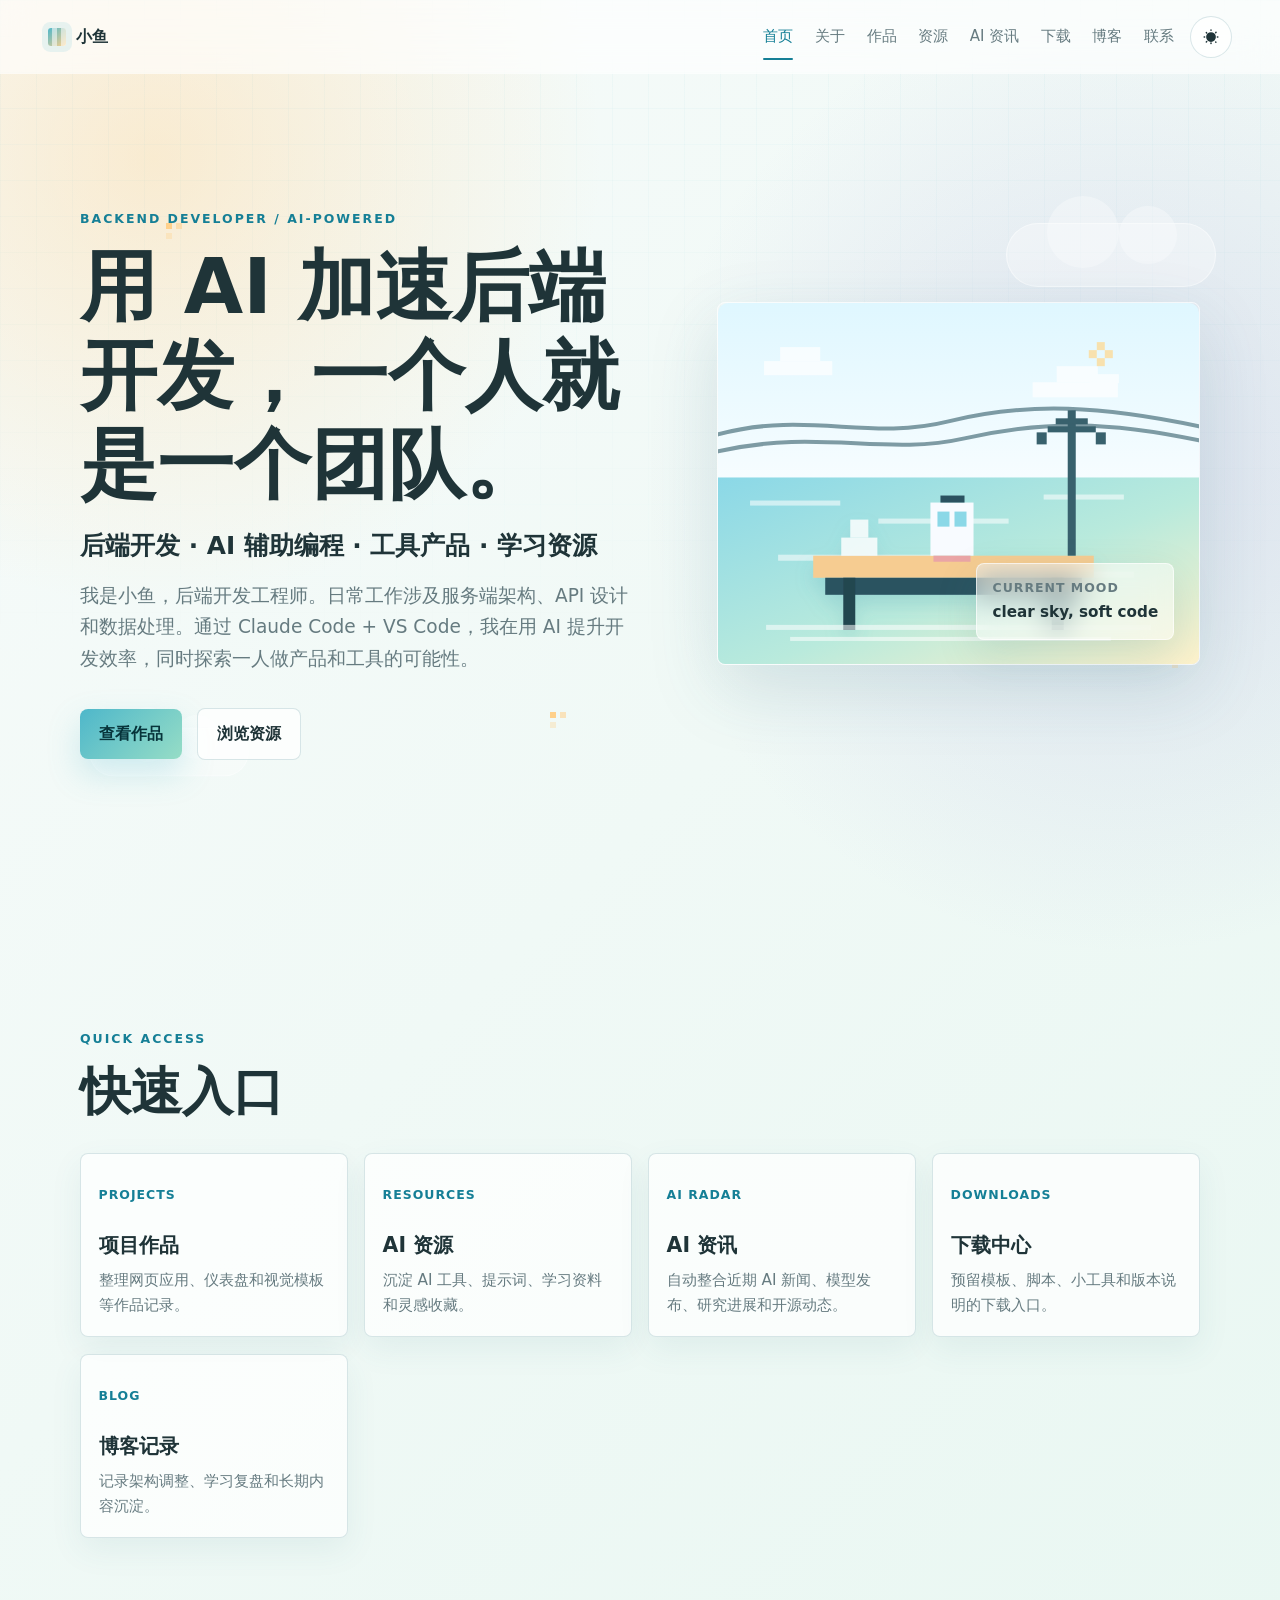
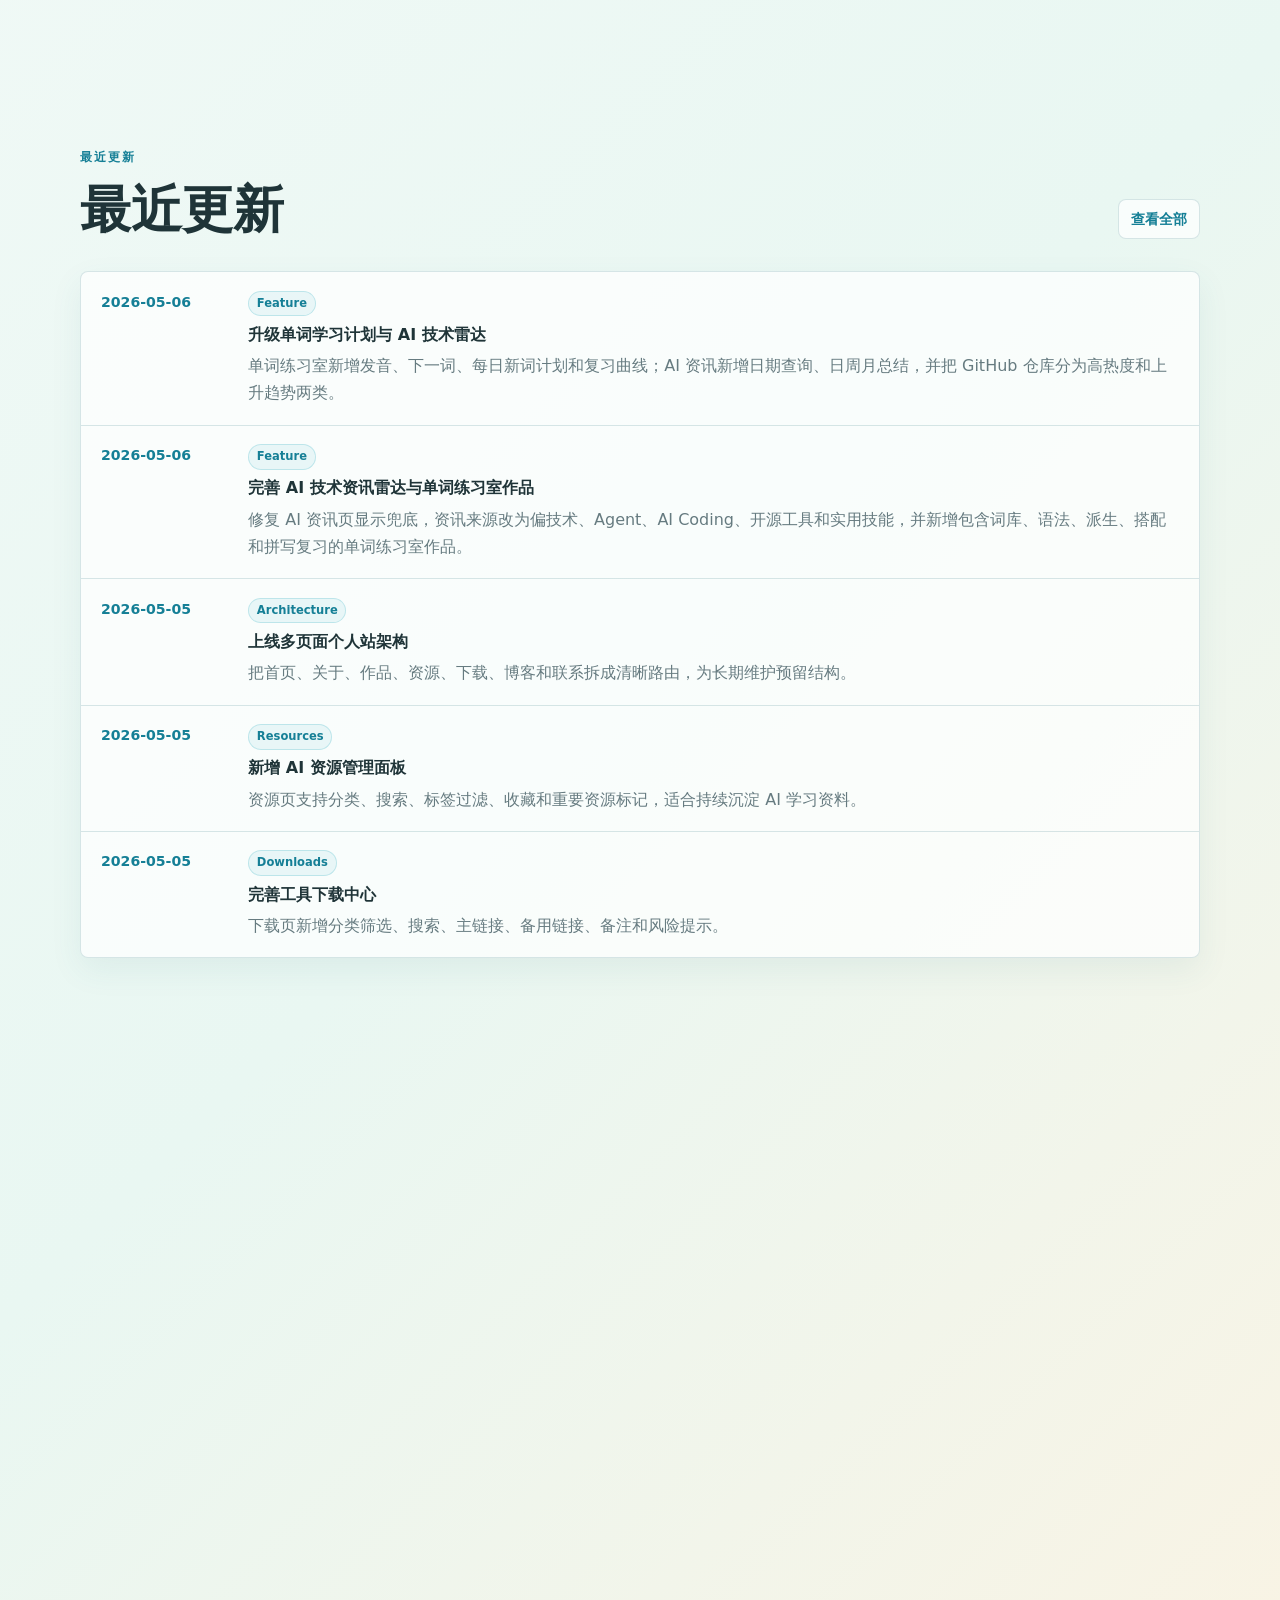
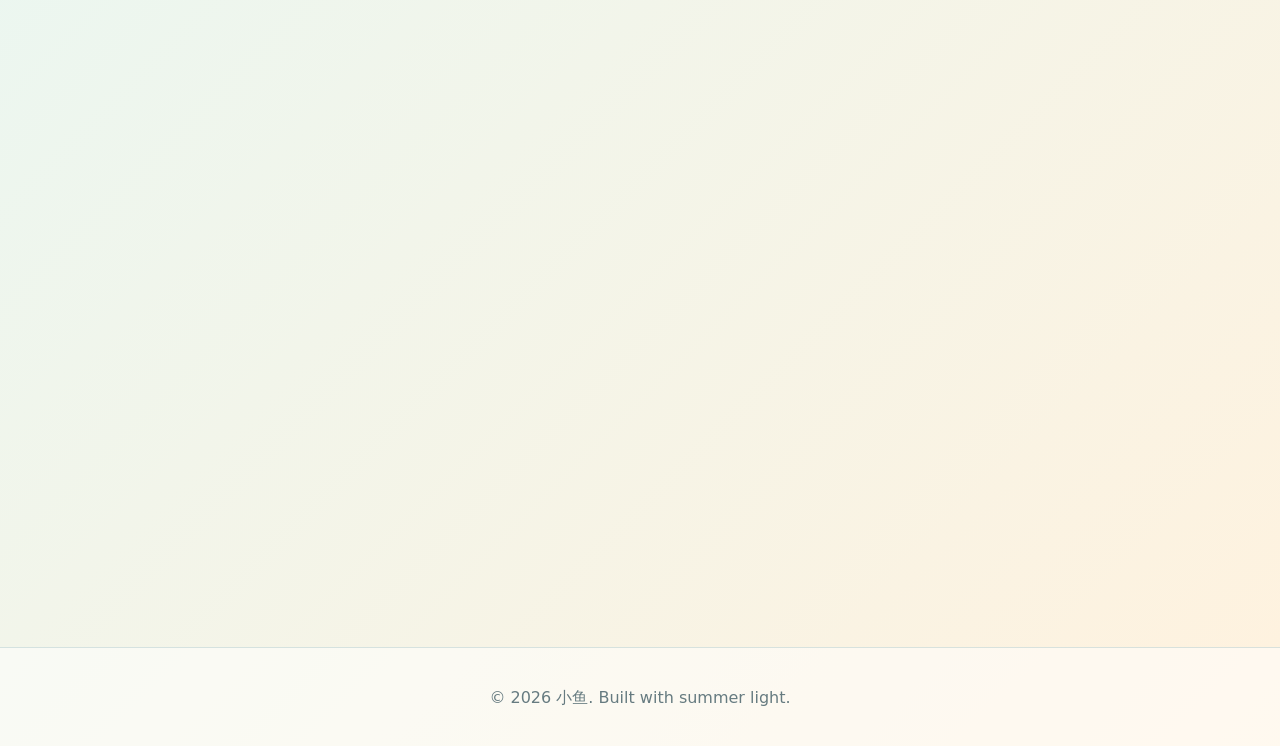
<file: index.html>
<!doctype html>
<html lang="zh-CN">
  <head>
    <meta charset="UTF-8" />
    <meta name="viewport" content="width=device-width, initial-scale=1.0" />
    <meta name="description" content="小鱼的个人网站 —— 后端开发工程师，用 AI 辅助编程做项目和工具。" />
    <title>小鱼 | 个人网站</title>
    <link rel="preload" href="styles.css" as="style" />
    <link rel="modulepreload" href="scripts/layout.js" />
    <link rel="modulepreload" href="scripts/utils.js" />
    <link rel="modulepreload" href="scripts/pages/home.js" />
    <link rel="stylesheet" href="styles.css" />
    <script type="module" src="script.js" data-page="home"></script>
  </head>
  <body data-page="home"></body>
</html>
</file>
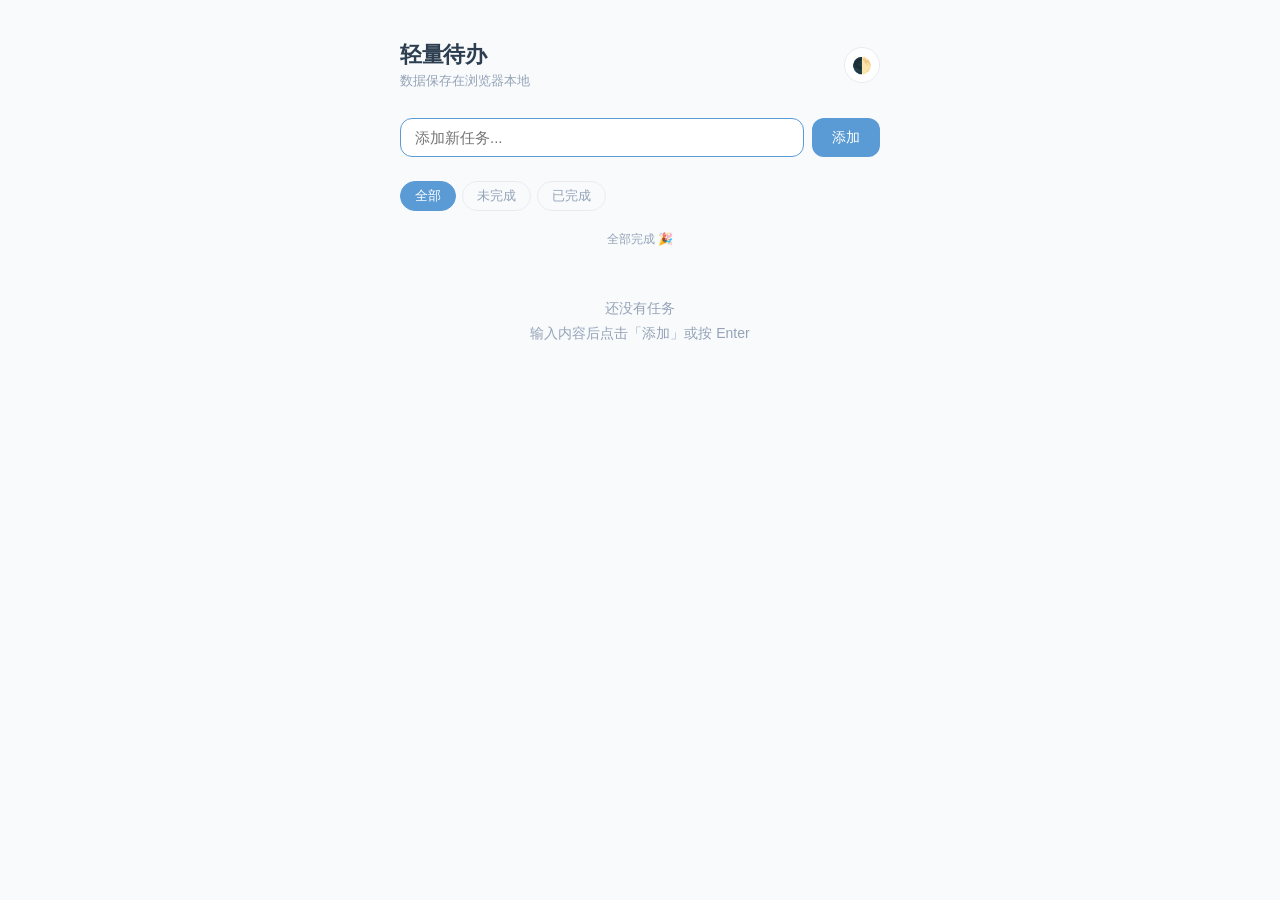
<file: projects/todo/index.html>
<!doctype html>
<html lang="zh-CN">
  <head>
    <meta charset="UTF-8" />
    <meta name="viewport" content="width=device-width, initial-scale=1.0" />
    <title>轻量待办 | Todo</title>
    <style>
      :root {
        --bg: #f8fafb;
        --card: #ffffff;
        --text: #2c3e50;
        --muted: #94a3b8;
        --border: #e8ecf1;
        --accent: #5b9bd5;
        --accent-soft: #e8f2fa;
        --danger: #e07b6c;
        --shadow: 0 1px 3px rgba(0,0,0,0.04), 0 4px 16px rgba(0,0,0,0.03);
        --radius: 12px;
      }

      [data-theme="dark"] {
        --bg: #1a1d23;
        --card: #23262d;
        --text: #d8dbe2;
        --muted: #6b7280;
        --border: #2e3239;
        --accent: #6db3e6;
        --accent-soft: #1e2d3d;
        --danger: #d47263;
        --shadow: 0 1px 3px rgba(0,0,0,0.2);
      }

      * { margin: 0; padding: 0; box-sizing: border-box; }

      body {
        font-family: -apple-system, "PingFang SC", "Microsoft YaHei", sans-serif;
        background: var(--bg);
        color: var(--text);
        min-height: 100vh;
        display: flex;
        justify-content: center;
        padding: 40px 16px;
        transition: background 0.3s, color 0.3s;
      }

      .app {
        width: 100%;
        max-width: 480px;
      }

      .header {
        display: flex;
        align-items: center;
        justify-content: space-between;
        margin-bottom: 28px;
      }

      .header h1 {
        font-size: 22px;
        font-weight: 600;
        letter-spacing: -0.3px;
      }

      .header small {
        display: block;
        color: var(--muted);
        font-weight: 400;
        font-size: 13px;
        margin-top: 2px;
      }

      .theme-btn {
        width: 36px; height: 36px;
        border-radius: 50%;
        border: 1px solid var(--border);
        background: var(--card);
        cursor: pointer;
        font-size: 16px;
        display: flex;
        align-items: center;
        justify-content: center;
        transition: all 0.2s;
      }
      .theme-btn:hover { background: var(--accent-soft); }

      .add-bar {
        display: flex;
        gap: 8px;
        margin-bottom: 24px;
      }

      .add-bar input {
        flex: 1;
        padding: 10px 14px;
        border: 1px solid var(--border);
        border-radius: var(--radius);
        font-size: 15px;
        background: var(--card);
        color: var(--text);
        outline: none;
        transition: border 0.2s;
      }
      .add-bar input:focus { border-color: var(--accent); }

      .add-bar button {
        padding: 10px 20px;
        background: var(--accent);
        color: #fff;
        border: none;
        border-radius: var(--radius);
        font-size: 14px;
        font-weight: 500;
        cursor: pointer;
        transition: opacity 0.2s;
      }
      .add-bar button:hover { opacity: 0.88; }

      .filters {
        display: flex;
        gap: 6px;
        margin-bottom: 16px;
      }

      .filters button {
        padding: 5px 14px;
        border: 1px solid var(--border);
        border-radius: 20px;
        background: transparent;
        color: var(--muted);
        font-size: 13px;
        cursor: pointer;
        transition: all 0.2s;
      }
      .filters button.active {
        background: var(--accent);
        color: #fff;
        border-color: var(--accent);
      }

      .task-list { list-style: none; }

      .task {
        display: flex;
        align-items: center;
        gap: 10px;
        padding: 11px 14px;
        margin-bottom: 6px;
        background: var(--card);
        border: 1px solid var(--border);
        border-radius: var(--radius);
        box-shadow: var(--shadow);
        transition: all 0.2s;
      }
      .task:hover { border-color: var(--accent); }

      .task.done .task-text {
        text-decoration: line-through;
        color: var(--muted);
      }

      .task-check {
        width: 20px; height: 20px;
        border-radius: 50%;
        border: 2px solid var(--border);
        cursor: pointer;
        flex-shrink: 0;
        display: flex;
        align-items: center;
        justify-content: center;
        transition: all 0.2s;
        font-size: 11px;
        color: transparent;
      }
      .task.done .task-check {
        background: var(--accent);
        border-color: var(--accent);
        color: #fff;
      }

      .task-text {
        flex: 1;
        font-size: 15px;
        word-break: break-word;
      }

      .task-time {
        font-size: 11px;
        color: var(--muted);
        flex-shrink: 0;
      }

      .task-del {
        width: 24px; height: 24px;
        border: none;
        background: transparent;
        color: var(--muted);
        cursor: pointer;
        border-radius: 6px;
        font-size: 14px;
        transition: all 0.15s;
        flex-shrink: 0;
        display: flex;
        align-items: center;
        justify-content: center;
      }
      .task-del:hover {
        background: #fce4e4;
        color: var(--danger);
      }

      .empty {
        text-align: center;
        color: var(--muted);
        padding: 48px 16px;
        font-size: 14px;
        line-height: 1.8;
      }

      .counter {
        text-align: center;
        color: var(--muted);
        font-size: 12px;
        margin-top: 20px;
      }
    </style>
  </head>
  <body>
    <div class="app">
      <div class="header">
        <div>
          <h1>轻量待办</h1>
          <small>数据保存在浏览器本地</small>
        </div>
        <button class="theme-btn" id="themeToggle" aria-label="切换主题">🌓</button>
      </div>

      <div class="add-bar">
        <input type="text" id="taskInput" placeholder="添加新任务..." maxlength="200" autofocus />
        <button id="addBtn">添加</button>
      </div>

      <div class="filters">
        <button class="active" data-filter="all">全部</button>
        <button data-filter="active">未完成</button>
        <button data-filter="done">已完成</button>
      </div>

      <ul class="task-list" id="taskList"></ul>
      <p class="counter" id="counter"></p>
      <p class="empty" id="emptyMsg" style="display:none">还没有任务<br>输入内容后点击「添加」或按 Enter</p>
    </div>

    <script>
      const STORAGE_KEY = "todo_app_data";
      let tasks = [];
      let filter = "all";

      function load() {
        try { tasks = JSON.parse(localStorage.getItem(STORAGE_KEY)) || []; }
        catch { tasks = []; }
      }

      function save() {
        localStorage.setItem(STORAGE_KEY, JSON.stringify(tasks));
      }

      function now() {
        const d = new Date();
        return d.getHours().toString().padStart(2,"0") + ":" + d.getMinutes().toString().padStart(2,"0");
      }

      function add(text) {
        tasks.unshift({ id: Date.now(), text, done: false, time: now() });
        save();
        render();
      }

      function toggle(id) {
        const t = tasks.find(t => t.id === id);
        if (t) { t.done = !t.done; save(); render(); }
      }

      function remove(id) {
        tasks = tasks.filter(t => t.id !== id);
        save();
        render();
      }

      function render() {
        const list = document.getElementById("taskList");
        const empty = document.getElementById("emptyMsg");
        const counter = document.getElementById("counter");

        let filtered = tasks;
        if (filter === "active") filtered = tasks.filter(t => !t.done);
        if (filter === "done") filtered = tasks.filter(t => t.done);

        const activeCount = tasks.filter(t => !t.done).length;

        if (filtered.length === 0) {
          list.innerHTML = "";
          empty.style.display = "block";
        } else {
          empty.style.display = "none";
          list.innerHTML = filtered.map(t => `
            <li class="task ${t.done ? "done" : ""}" data-id="${t.id}">
              <span class="task-check" data-action="toggle">${t.done ? "✓" : ""}</span>
              <span class="task-text">${escape(t.text)}</span>
              <span class="task-time">${t.time}</span>
              <button class="task-del" data-action="del">×</button>
            </li>
          `).join("");
        }

        counter.textContent = activeCount === 0 ? "全部完成 🎉" : `${activeCount} 项未完成`;
      }

      function escape(s) {
        const d = document.createElement("div");
        d.textContent = s;
        return d.innerHTML;
      }

      // Event delegation
      document.getElementById("taskList").addEventListener("click", e => {
        const li = e.target.closest(".task");
        if (!li) return;
        const id = Number(li.dataset.id);
        const action = e.target.dataset.action;
        if (action === "toggle") toggle(id);
        if (action === "del") remove(id);
      });

      document.getElementById("addBtn").addEventListener("click", () => {
        const input = document.getElementById("taskInput");
        const text = input.value.trim();
        if (!text) return;
        add(text);
        input.value = "";
        input.focus();
      });

      document.getElementById("taskInput").addEventListener("keydown", e => {
        if (e.key === "Enter") document.getElementById("addBtn").click();
      });

      document.querySelectorAll(".filters button").forEach(btn => {
        btn.addEventListener("click", () => {
          document.querySelectorAll(".filters button").forEach(b => b.classList.remove("active"));
          btn.classList.add("active");
          filter = btn.dataset.filter;
          render();
        });
      });

      // Theme
      const themeBtn = document.getElementById("themeToggle");
      const prefersDark = window.matchMedia("(prefers-color-scheme: dark)").matches;
      const saved = localStorage.getItem("todo_theme");
      if (saved === "dark" || (!saved && prefersDark)) {
        document.documentElement.dataset.theme = "dark";
      }
      themeBtn.addEventListener("click", () => {
        const next = document.documentElement.dataset.theme === "dark" ? "light" : "dark";
        if (next === "dark") document.documentElement.dataset.theme = "dark";
        else delete document.documentElement.dataset.theme;
        localStorage.setItem("todo_theme", next);
      });

      load();
      render();
    </script>
  </body>
</html>
</file>
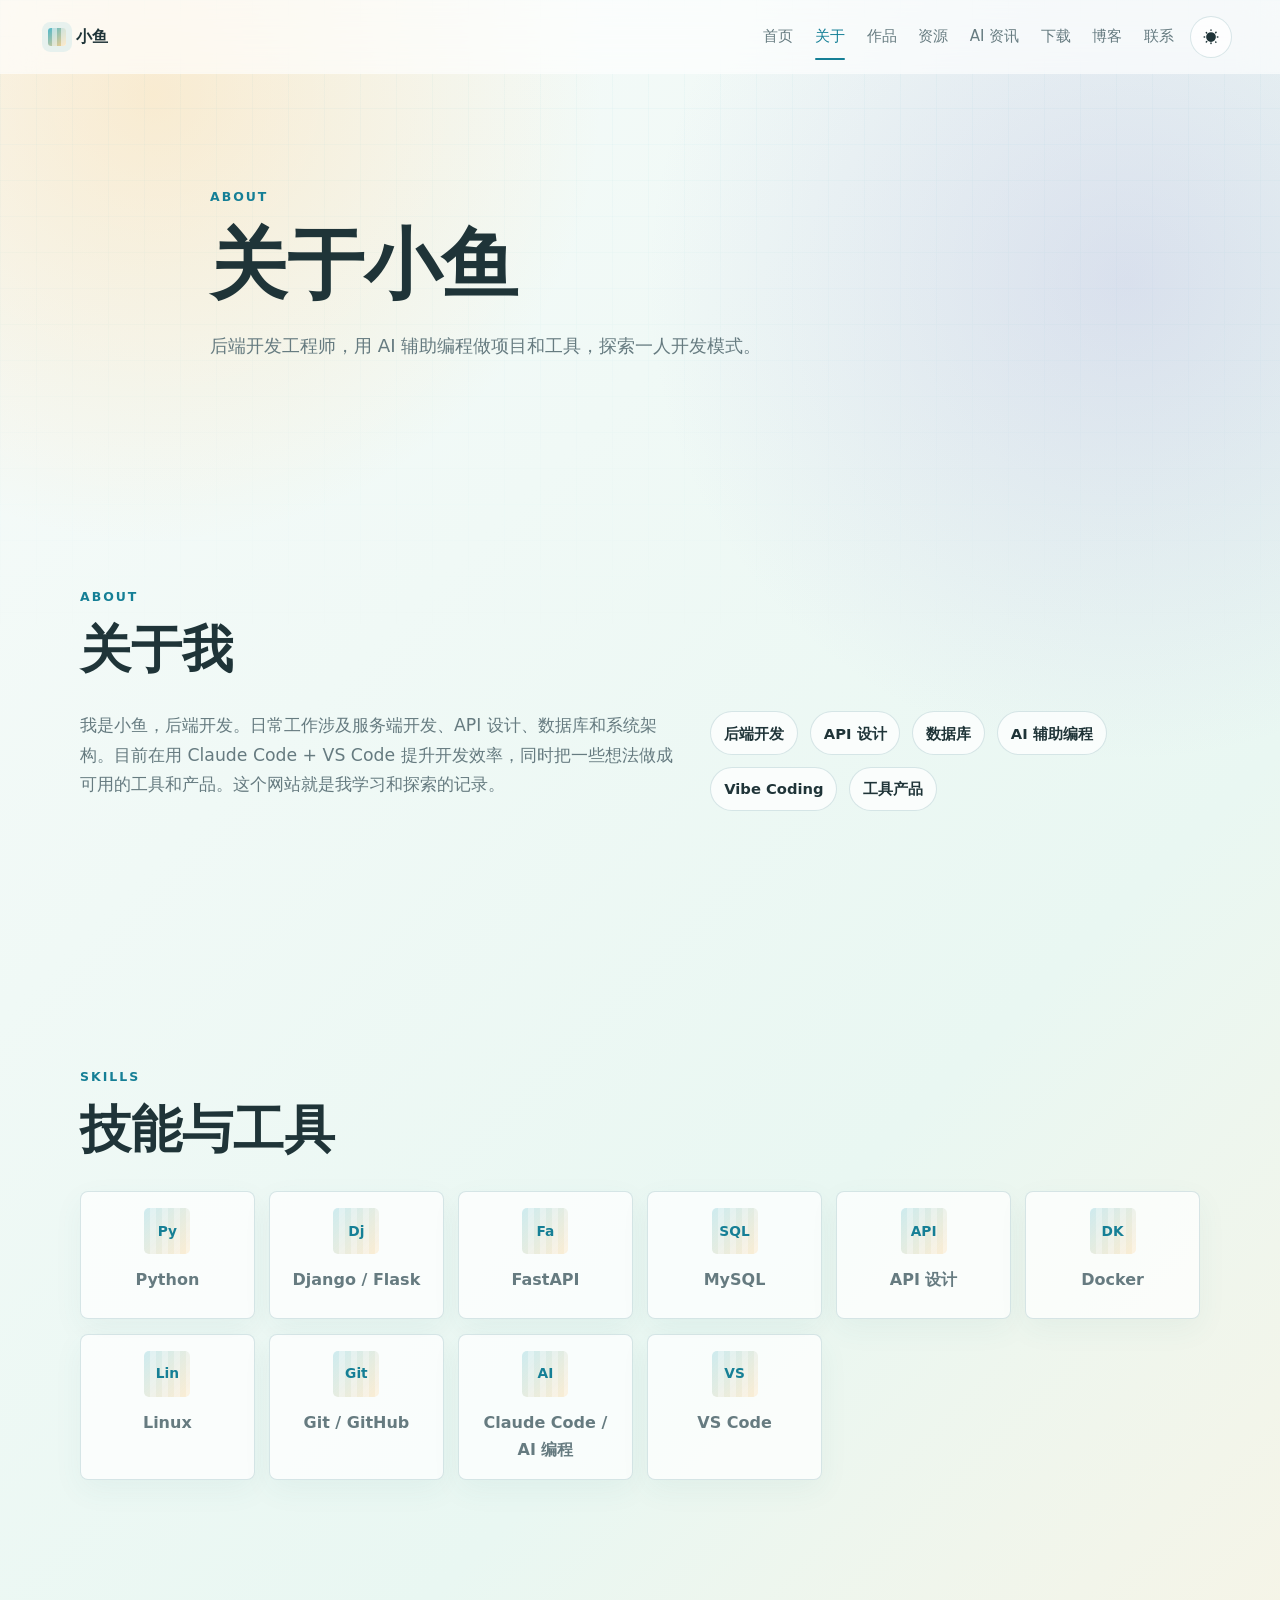
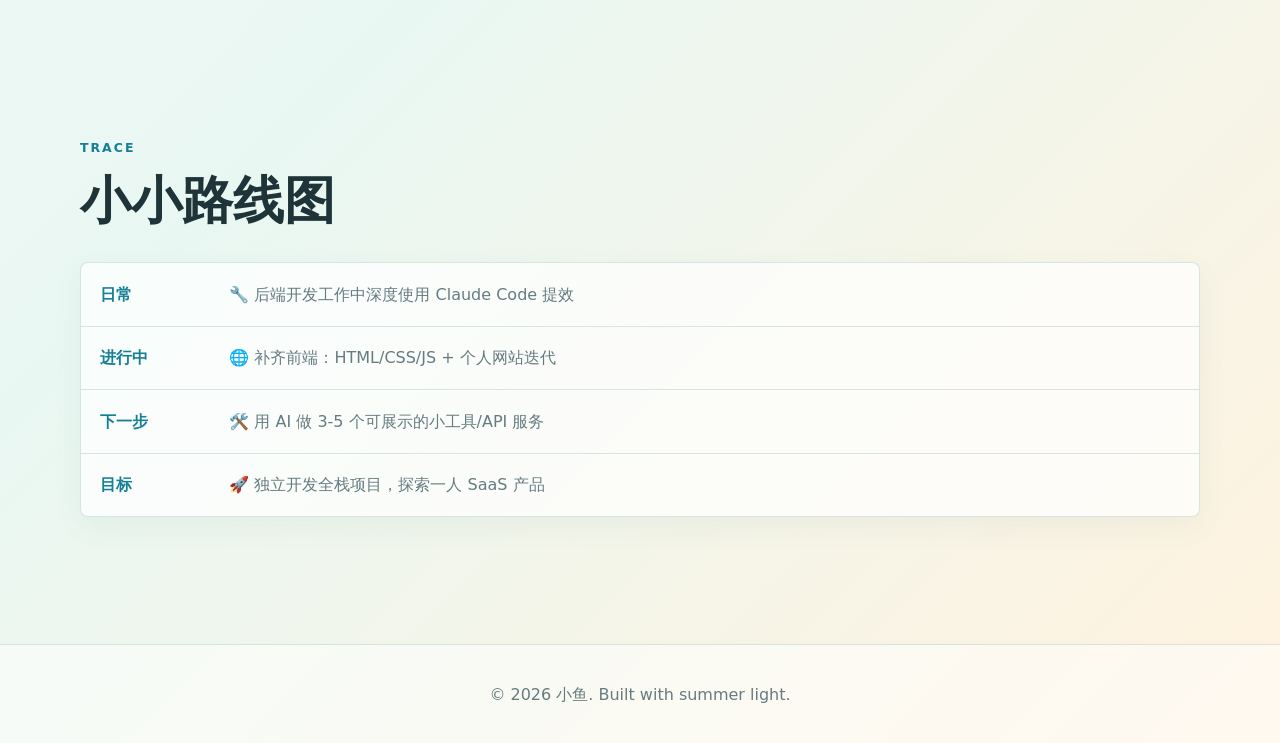
<file: about.html>
<!doctype html>
<html lang="zh-CN">
  <head>
    <meta charset="UTF-8" />
    <meta name="viewport" content="width=device-width, initial-scale=1.0" />
    <meta name="description" content="小鱼的个人介绍、技能工具和学习路线。" />
    <title>关于 | 小鱼</title>
    <link rel="preload" href="styles.css" as="style" />
    <link rel="modulepreload" href="scripts/layout.js" />
    <link rel="stylesheet" href="styles.css" />
    <script type="module" src="script.js" data-page="about"></script>
  </head>
  <body data-page="about"></body>
</html>
</file>
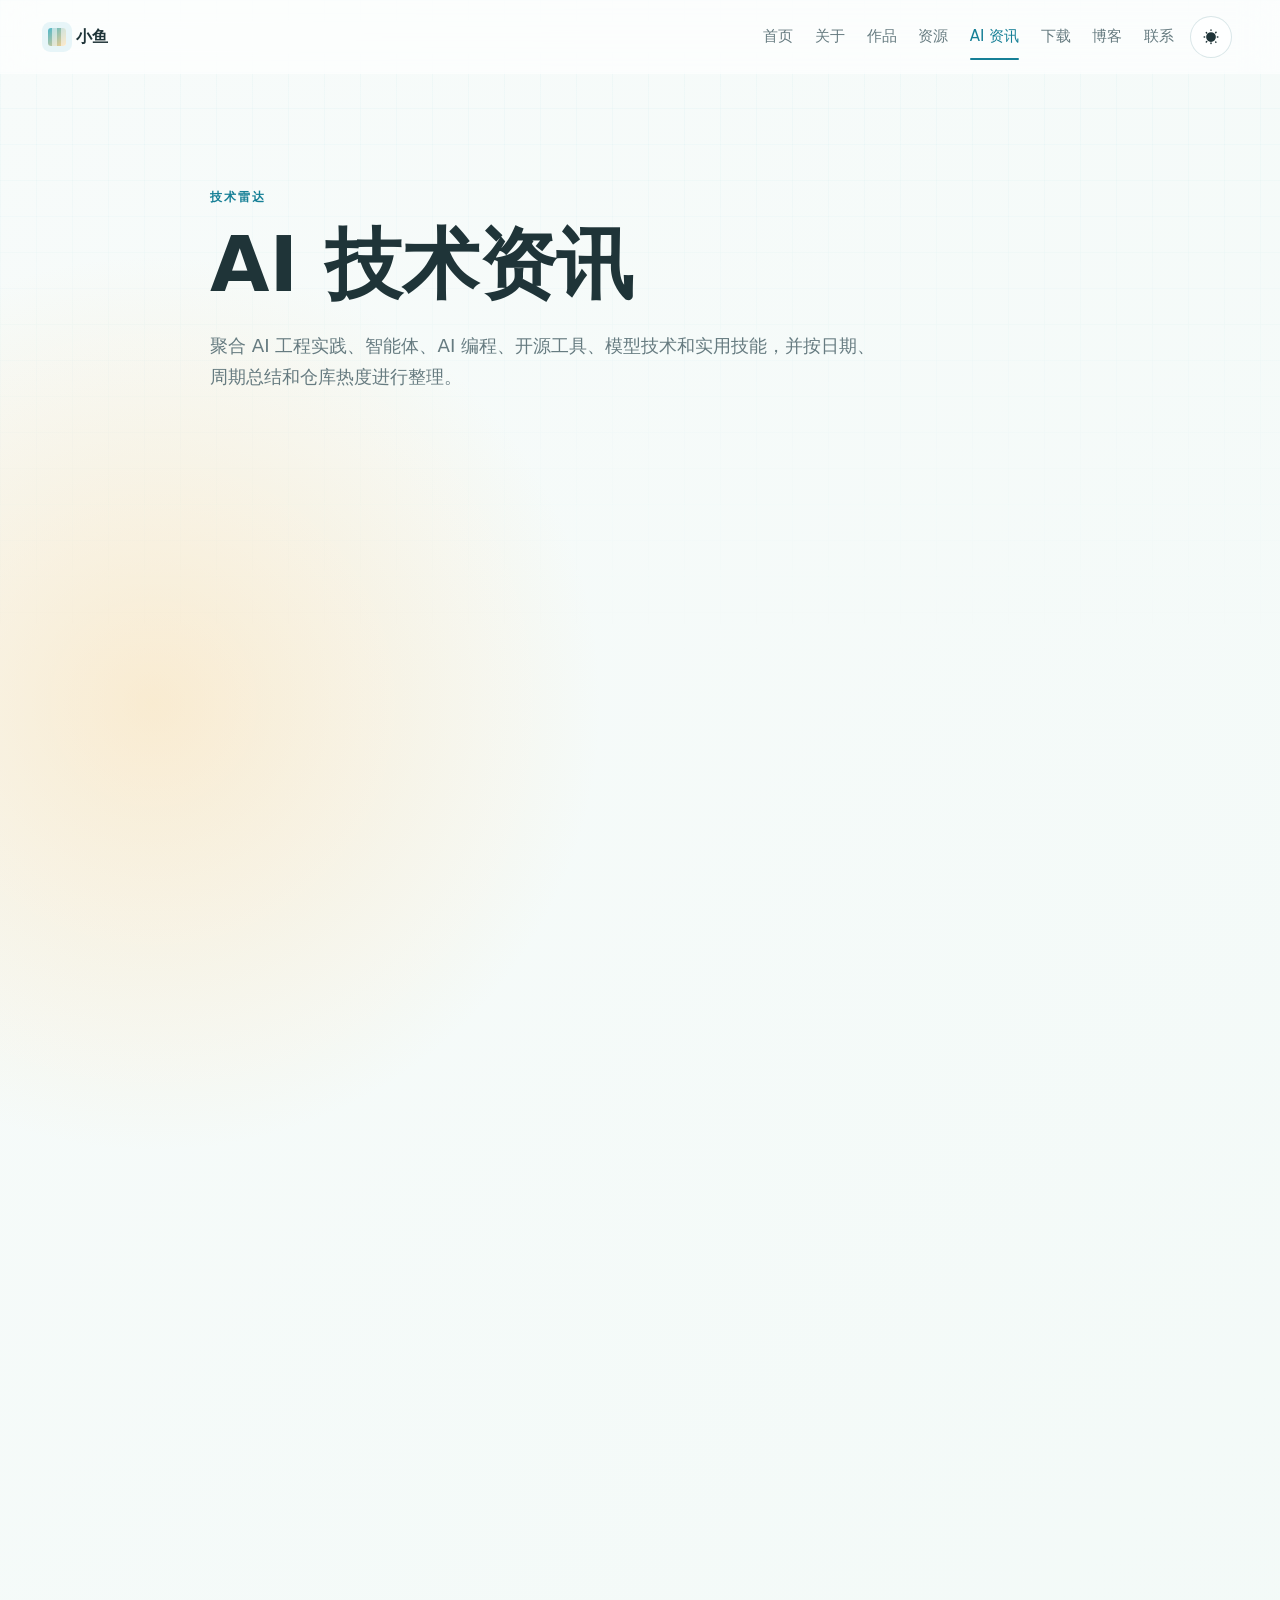
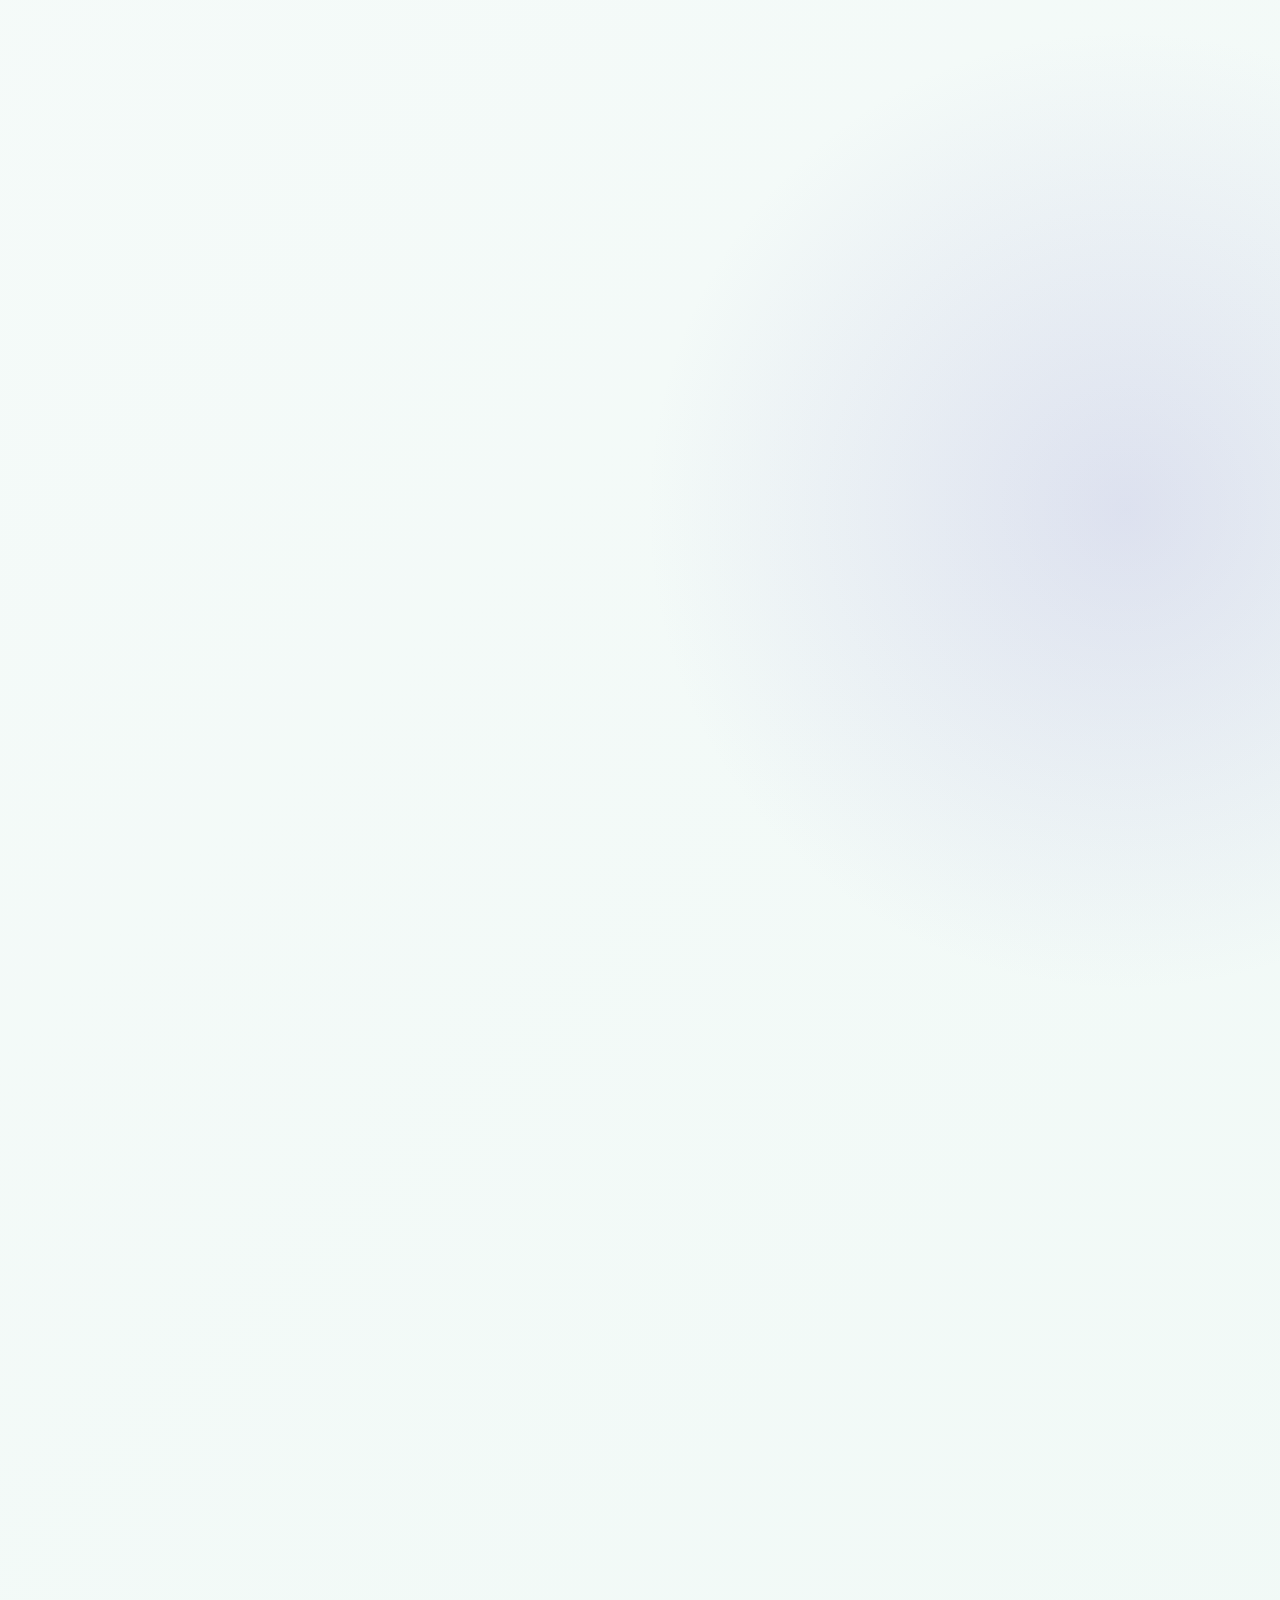
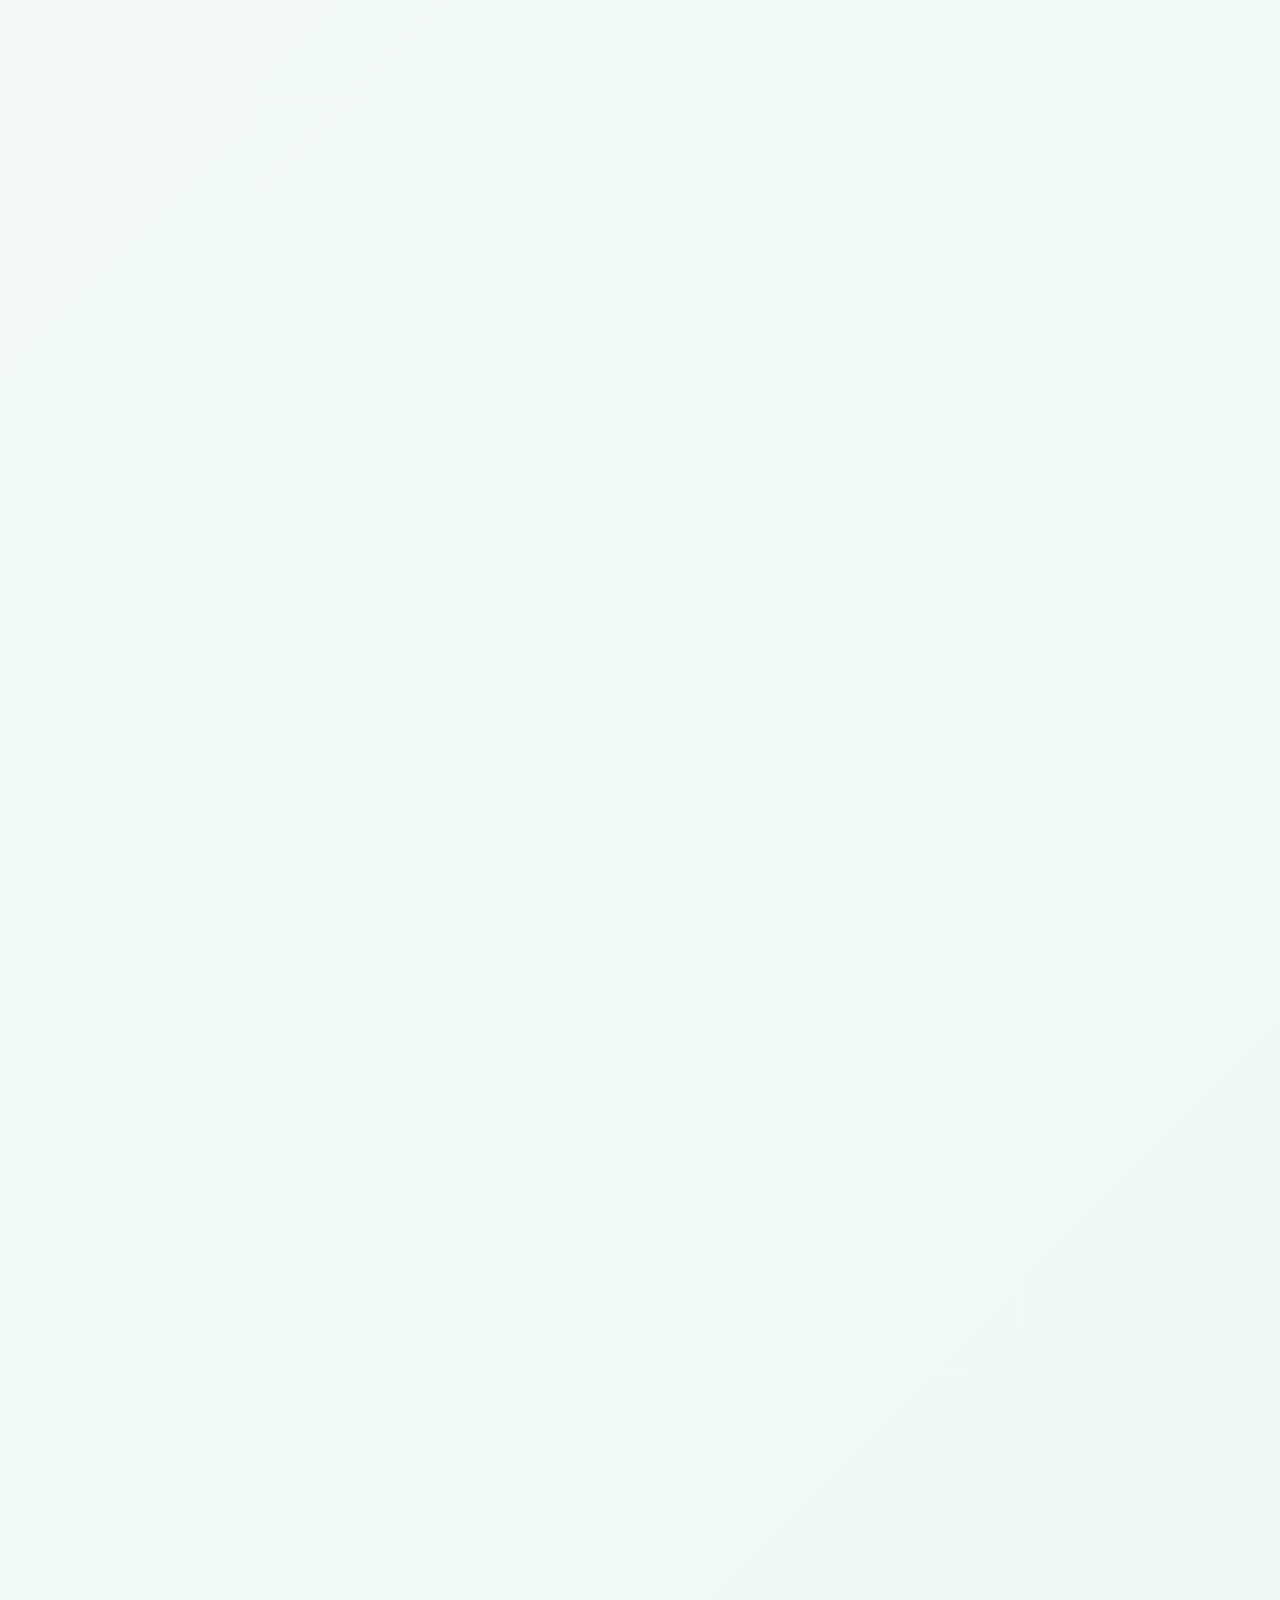
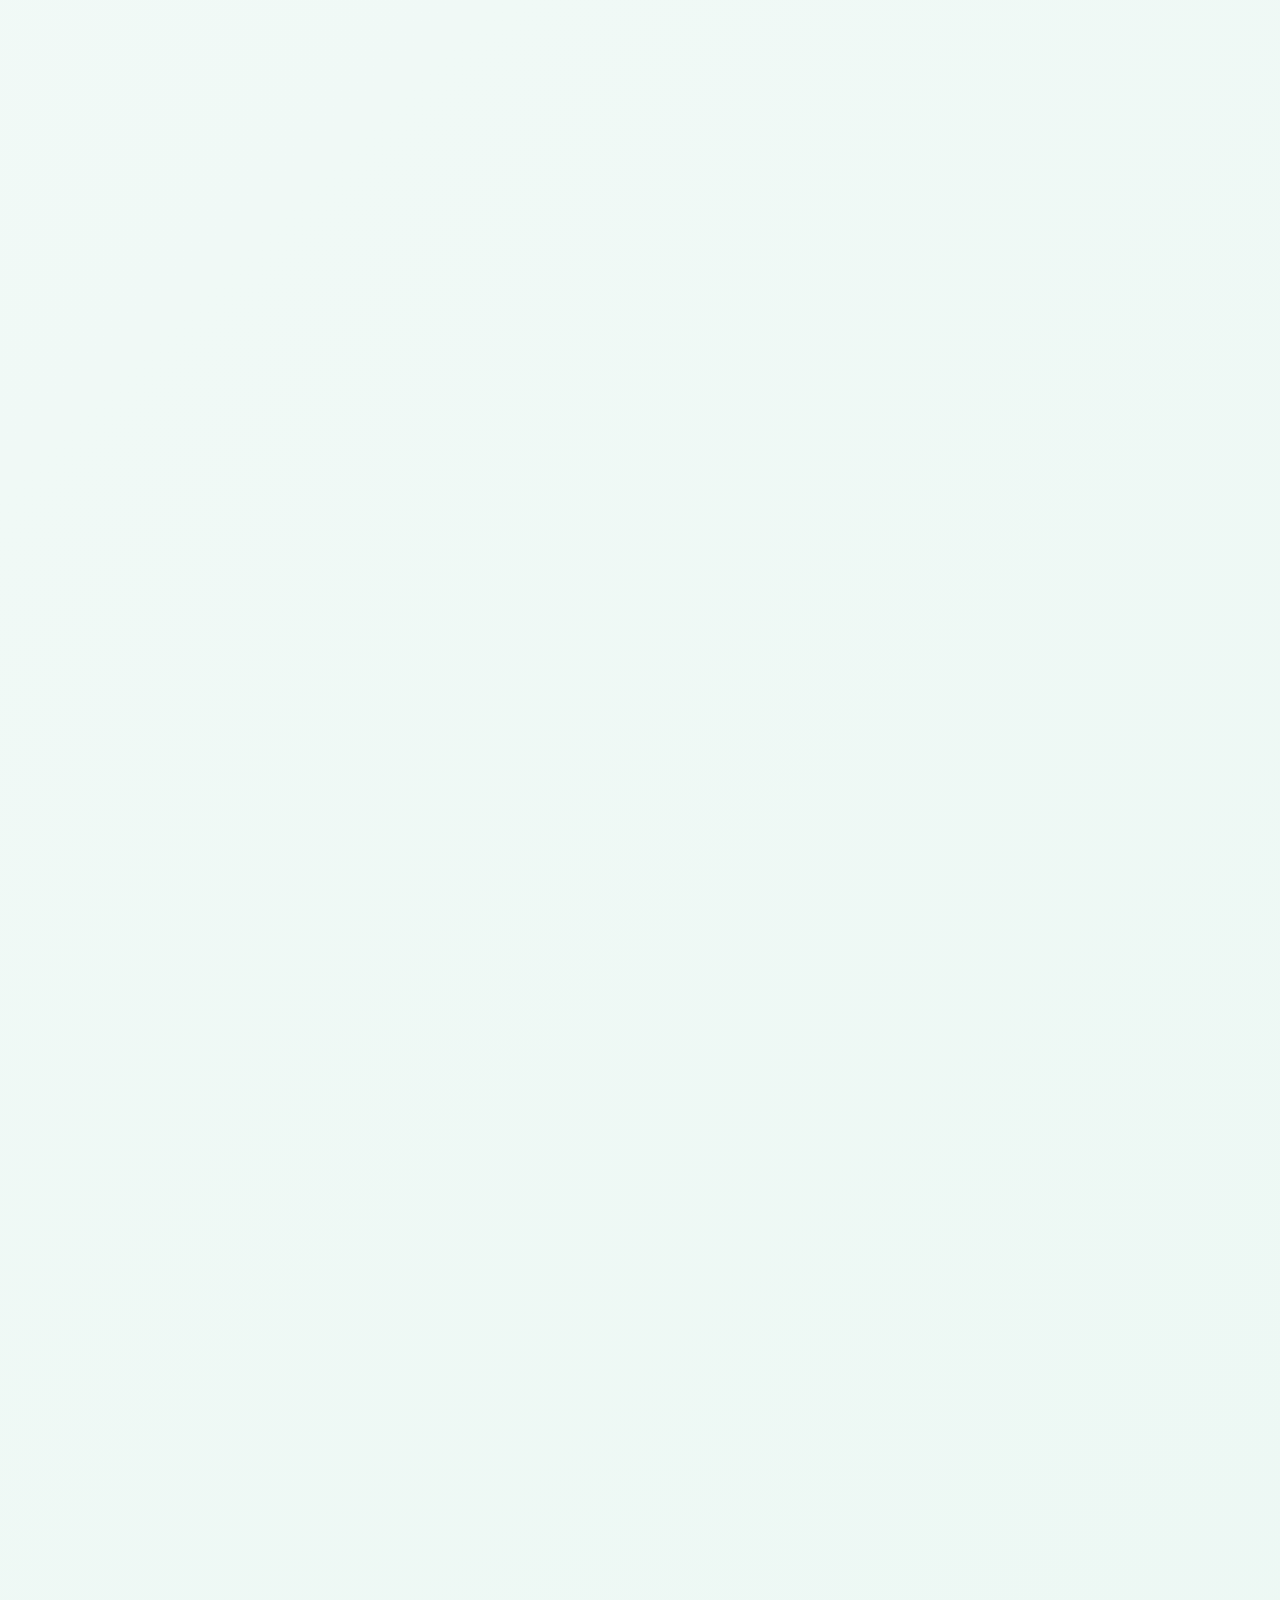
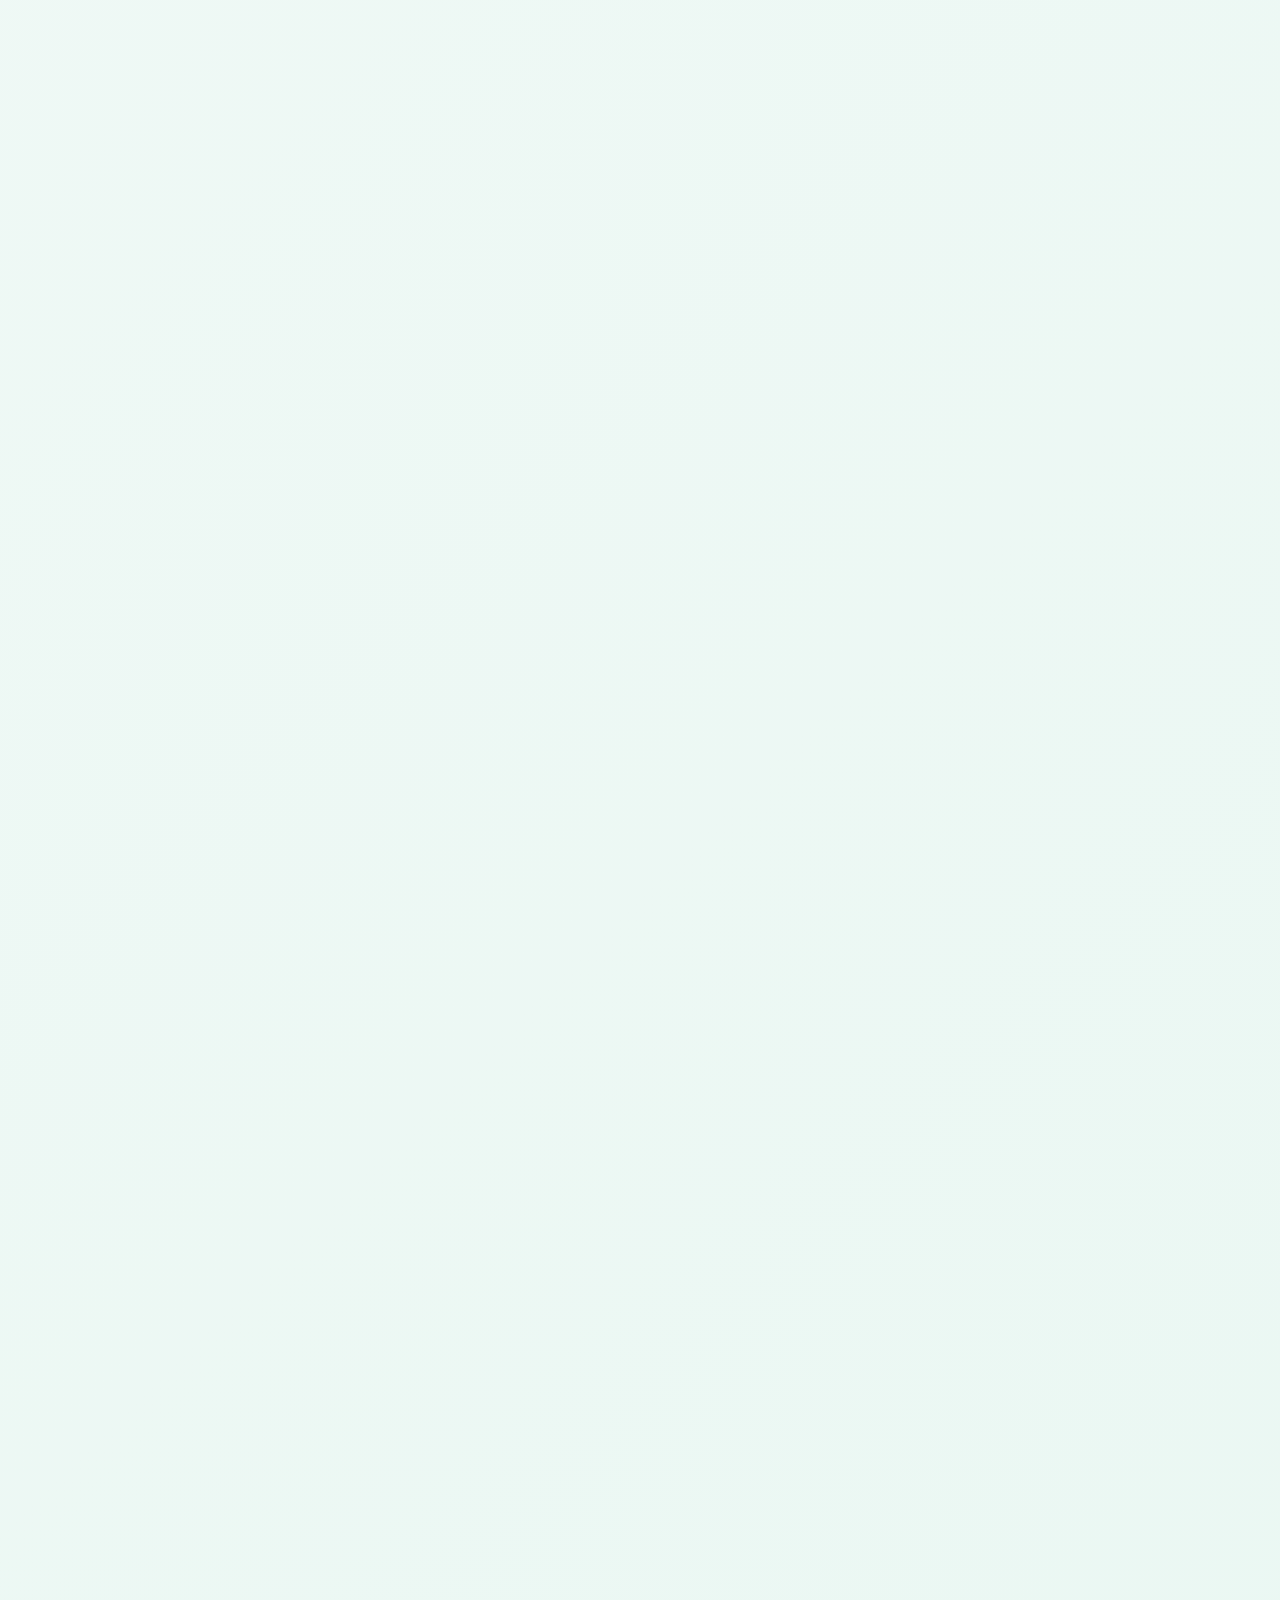
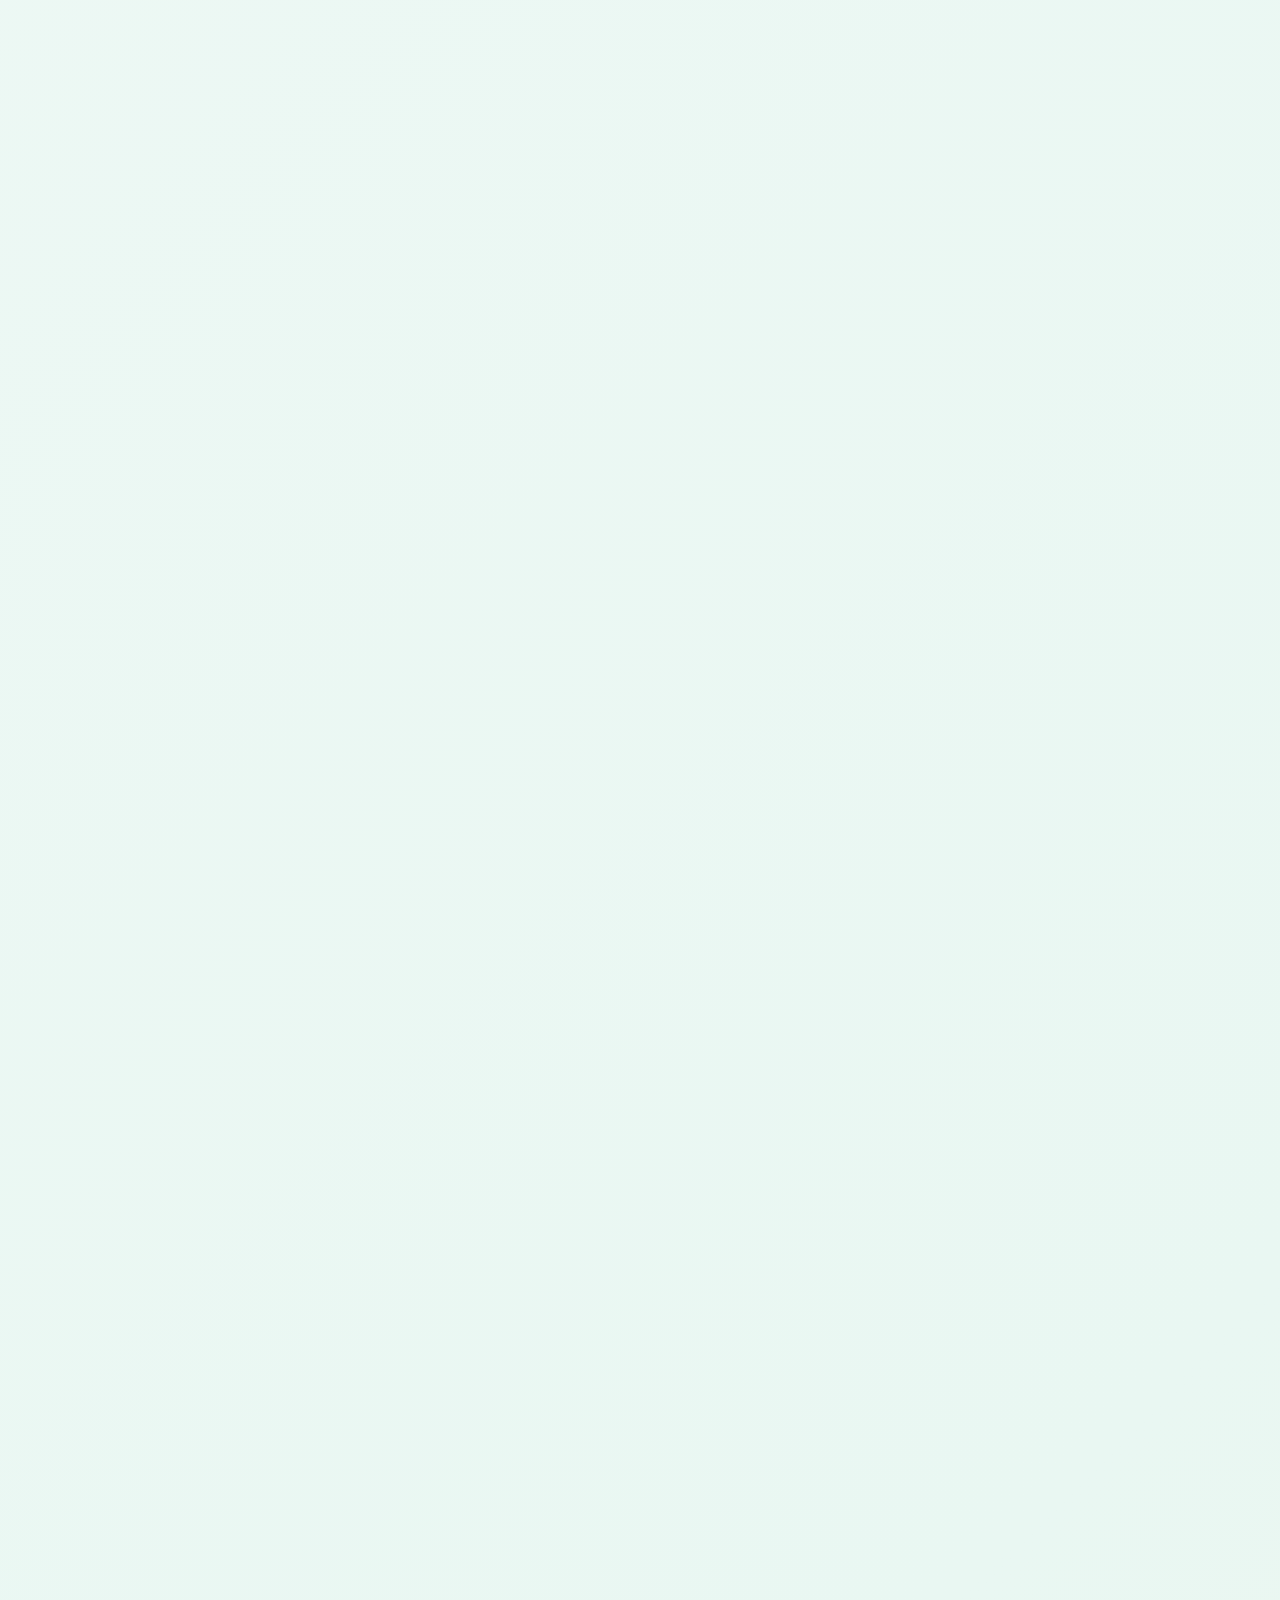
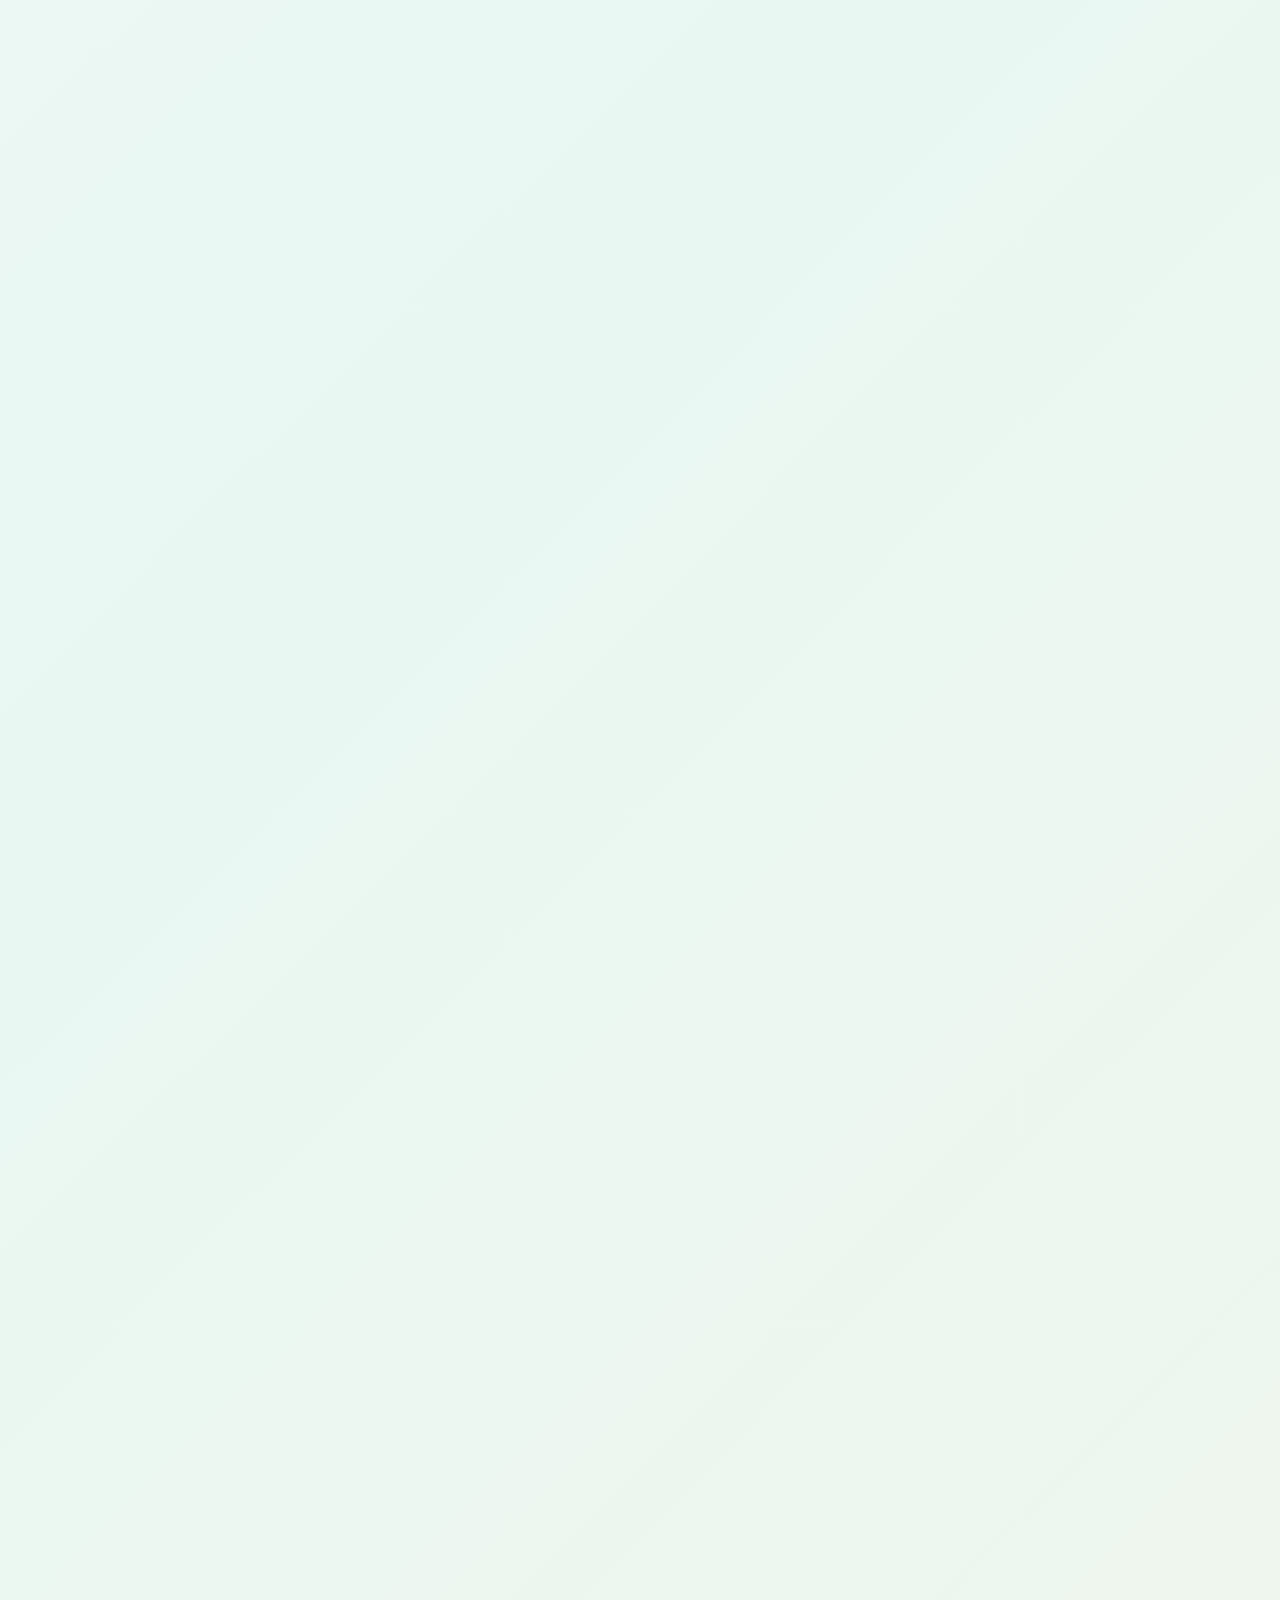
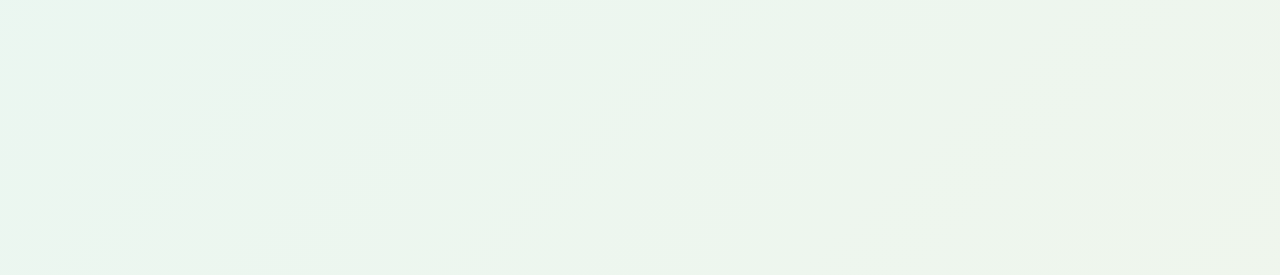
<file: ai-news.html>
<!doctype html>
<html lang="zh-CN">
  <head>
    <meta charset="UTF-8" />
    <meta name="viewport" content="width=device-width, initial-scale=1.0" />
    <meta name="description" content="自动收集整合 OpenAI、Google、Anthropic、Hugging Face 等来源的优质 AI 资讯。" />
    <title>AI 资讯 | 小鱼</title>
    <link rel="preload" href="styles.css" as="style" />
    <link rel="modulepreload" href="scripts/layout.js" />
    <link rel="modulepreload" href="scripts/pages/ai-news.js" />
    <link rel="stylesheet" href="styles.css" />
    <script type="module" src="script.js" data-page="ai-news"></script>
  </head>
  <body data-page="ai-news"></body>
</html>
</file>
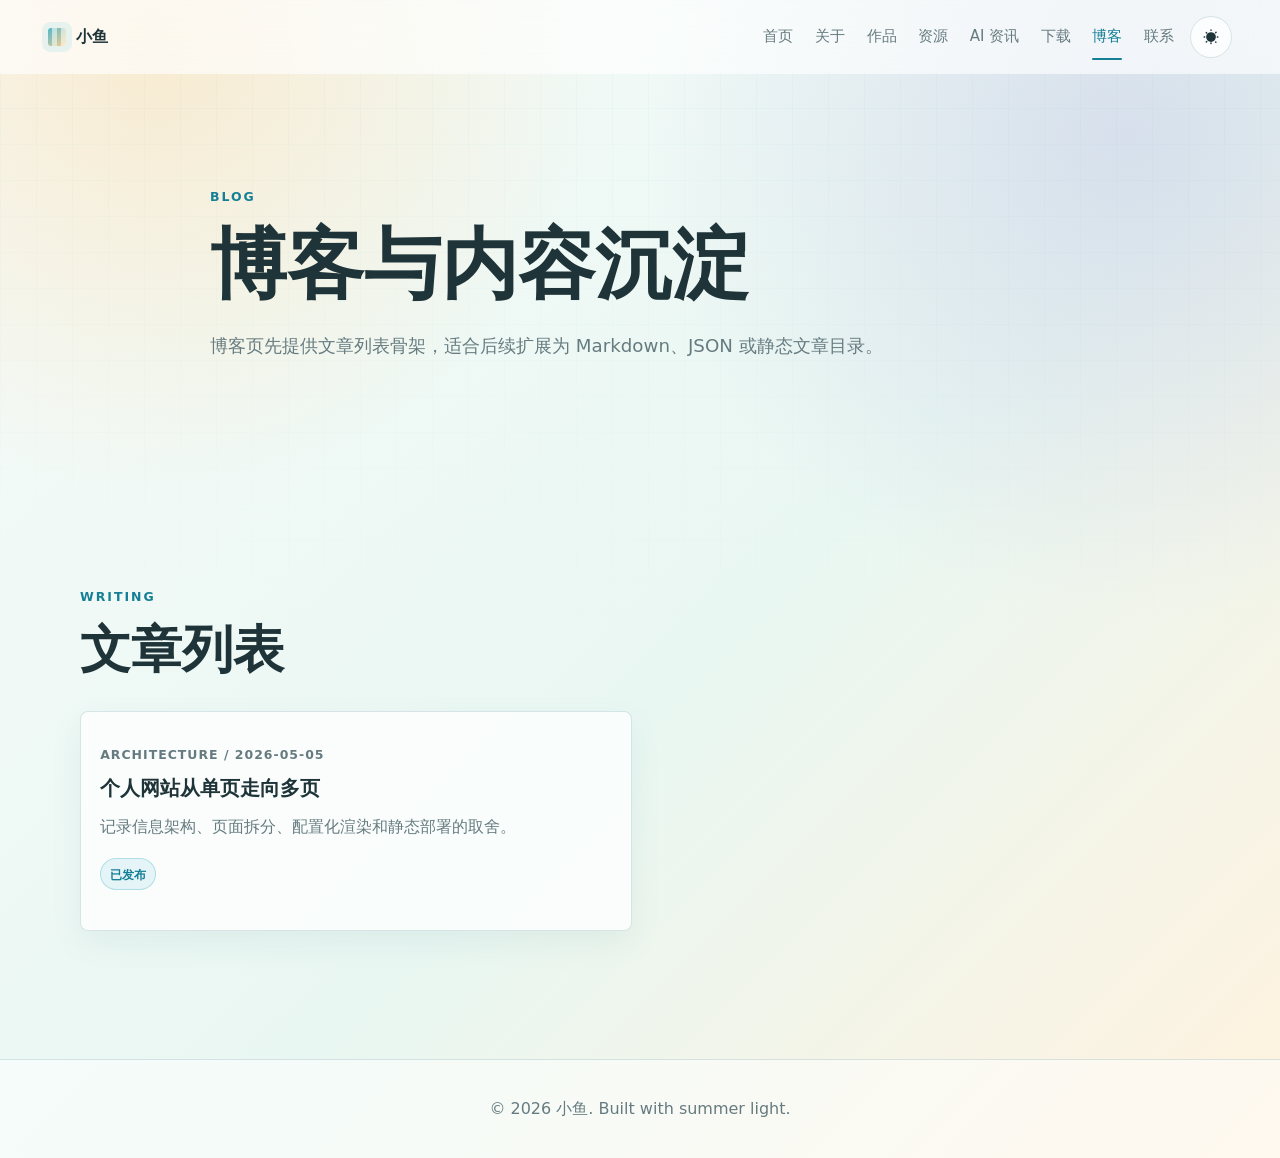
<file: blog.html>
<!doctype html>
<html lang="zh-CN">
  <head>
    <meta charset="UTF-8" />
    <meta name="viewport" content="width=device-width, initial-scale=1.0" />
    <meta name="description" content="小鱼的博客文章、学习记录和项目复盘。" />
    <title>博客 | 小鱼</title>
    <link rel="preload" href="styles.css" as="style" />
    <link rel="modulepreload" href="scripts/layout.js" />
    <link rel="stylesheet" href="styles.css" />
    <script type="module" src="script.js" data-page="blog"></script>
  </head>
  <body data-page="blog"></body>
</html>
</file>
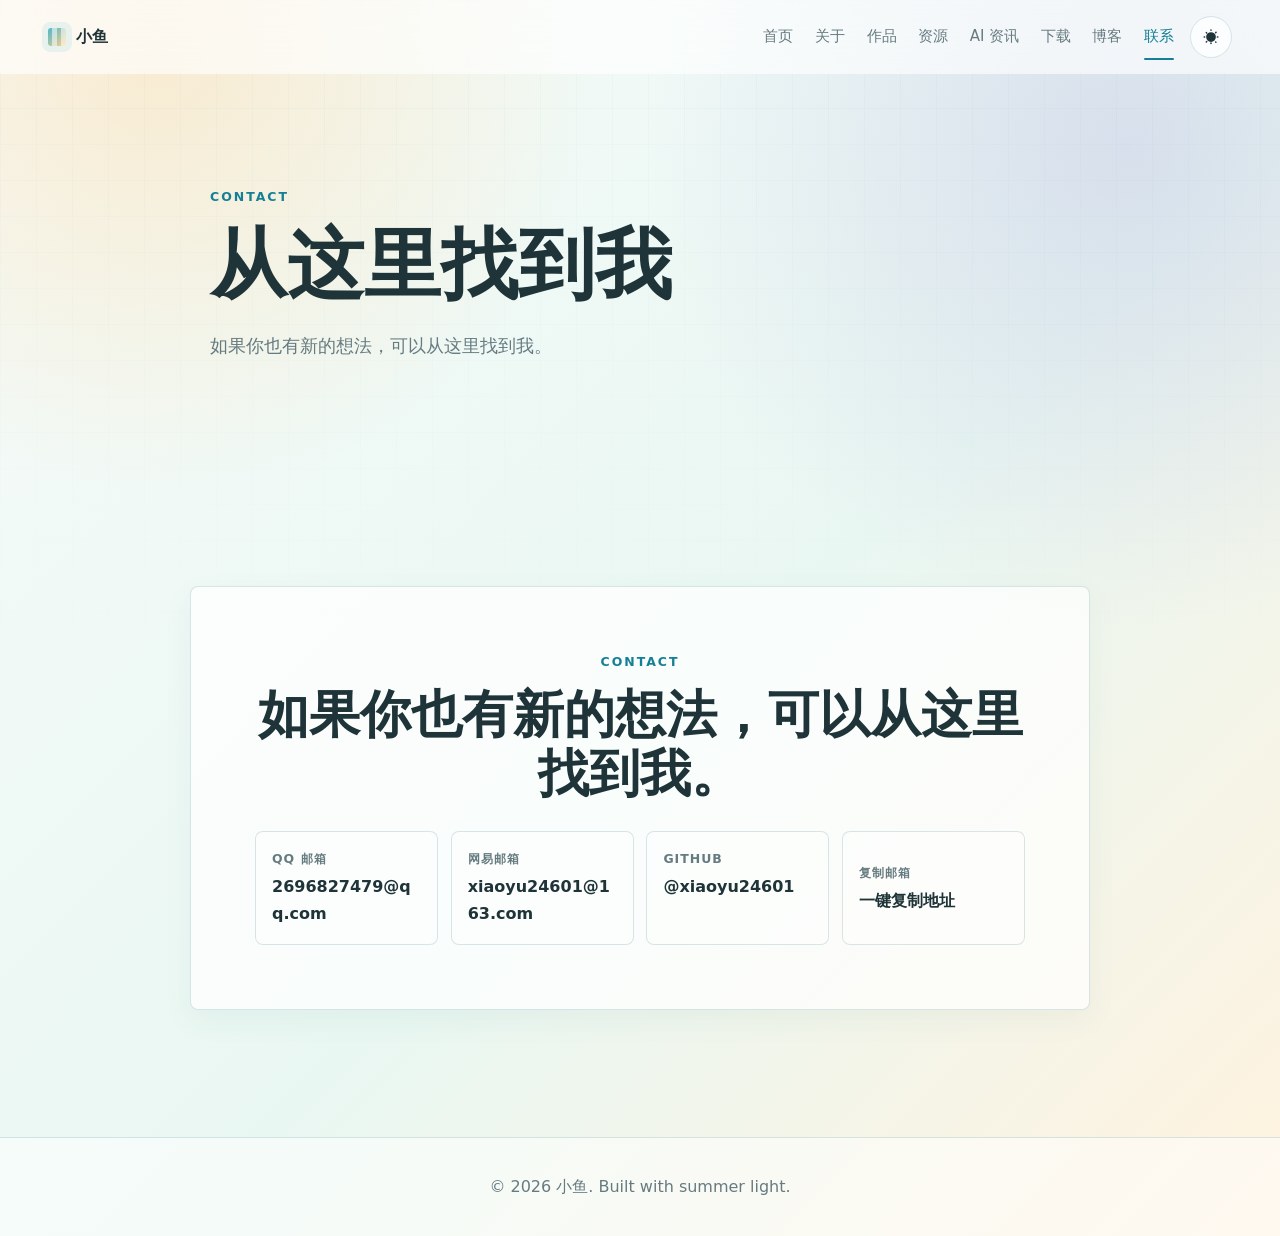
<file: contact.html>
<!doctype html>
<html lang="zh-CN">
  <head>
    <meta charset="UTF-8" />
    <meta name="viewport" content="width=device-width, initial-scale=1.0" />
    <meta name="description" content="通过邮箱、GitHub 或 Bilibili 联系小鱼。" />
    <title>联系 | 小鱼</title>
    <link rel="preload" href="styles.css" as="style" />
    <link rel="modulepreload" href="scripts/layout.js" />
    <link rel="stylesheet" href="styles.css" />
    <script type="module" src="script.js" data-page="contact"></script>
  </head>
  <body data-page="contact"></body>
</html>
</file>
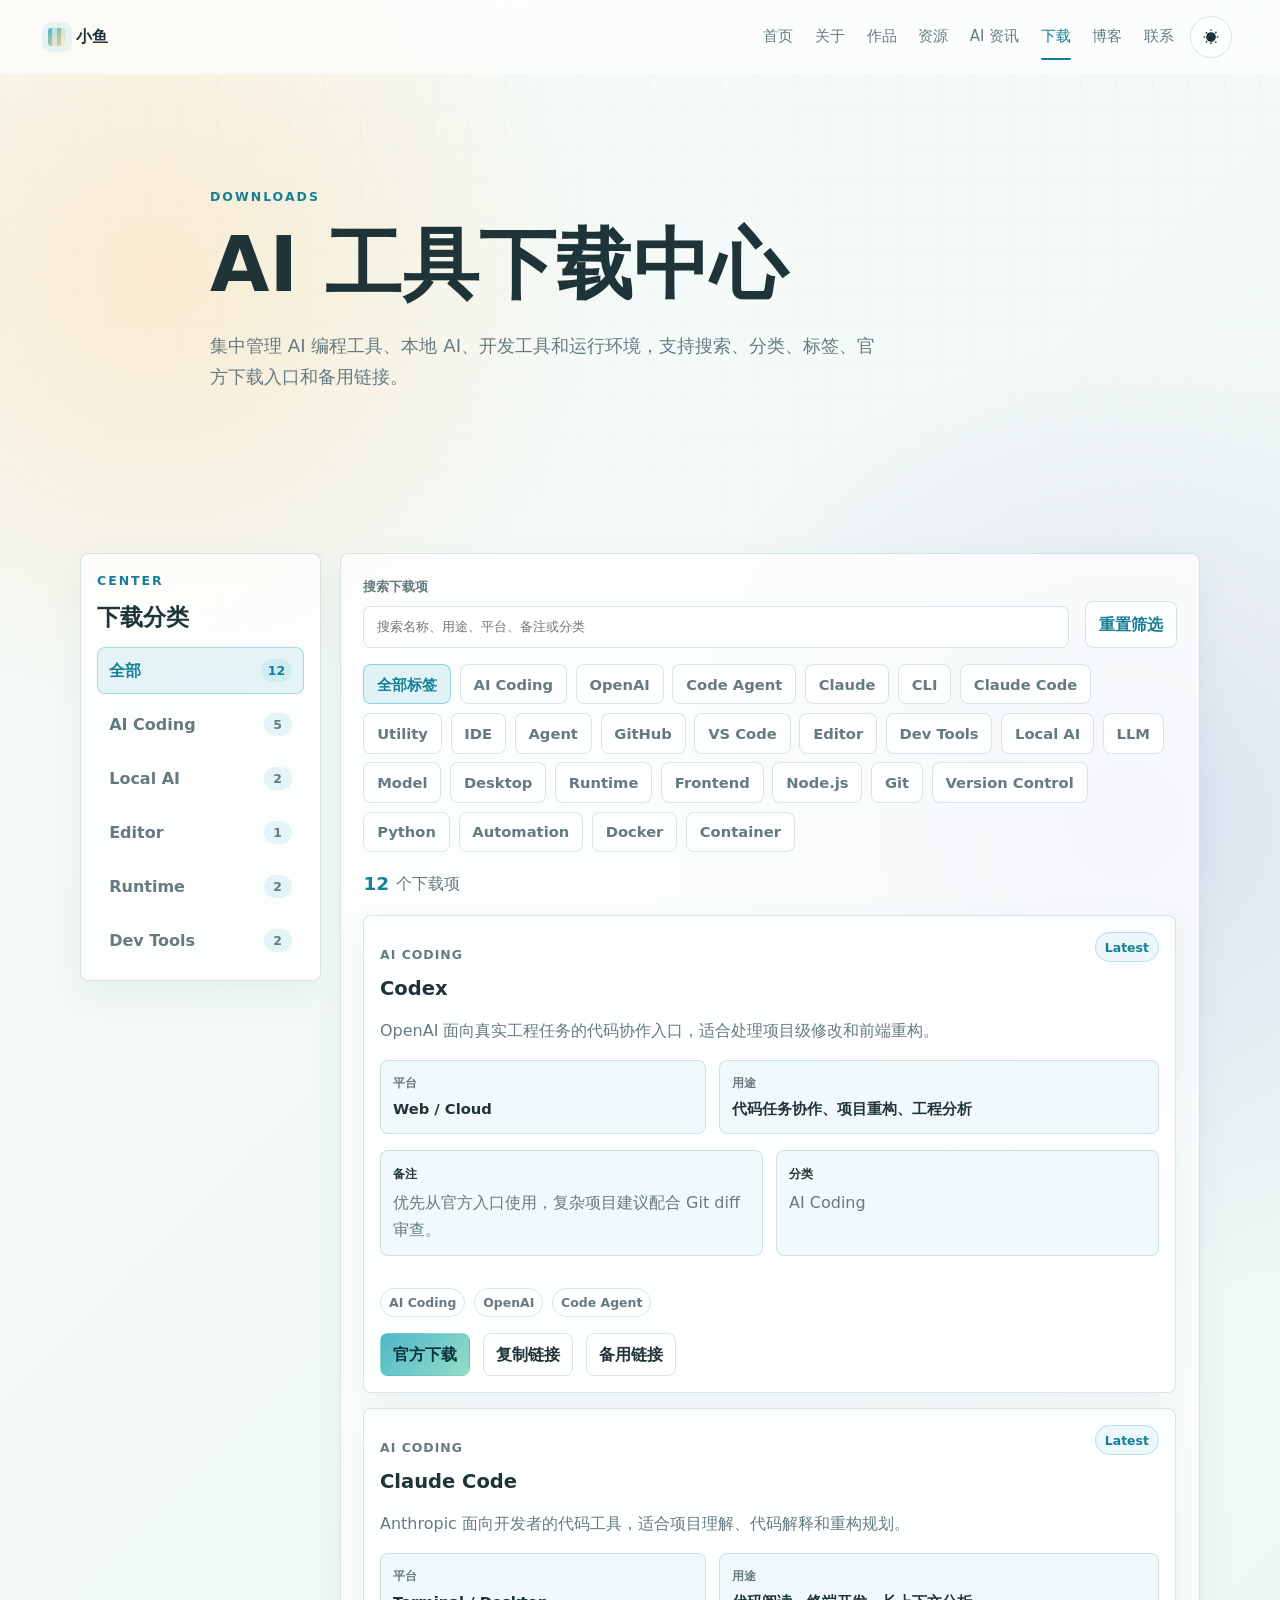
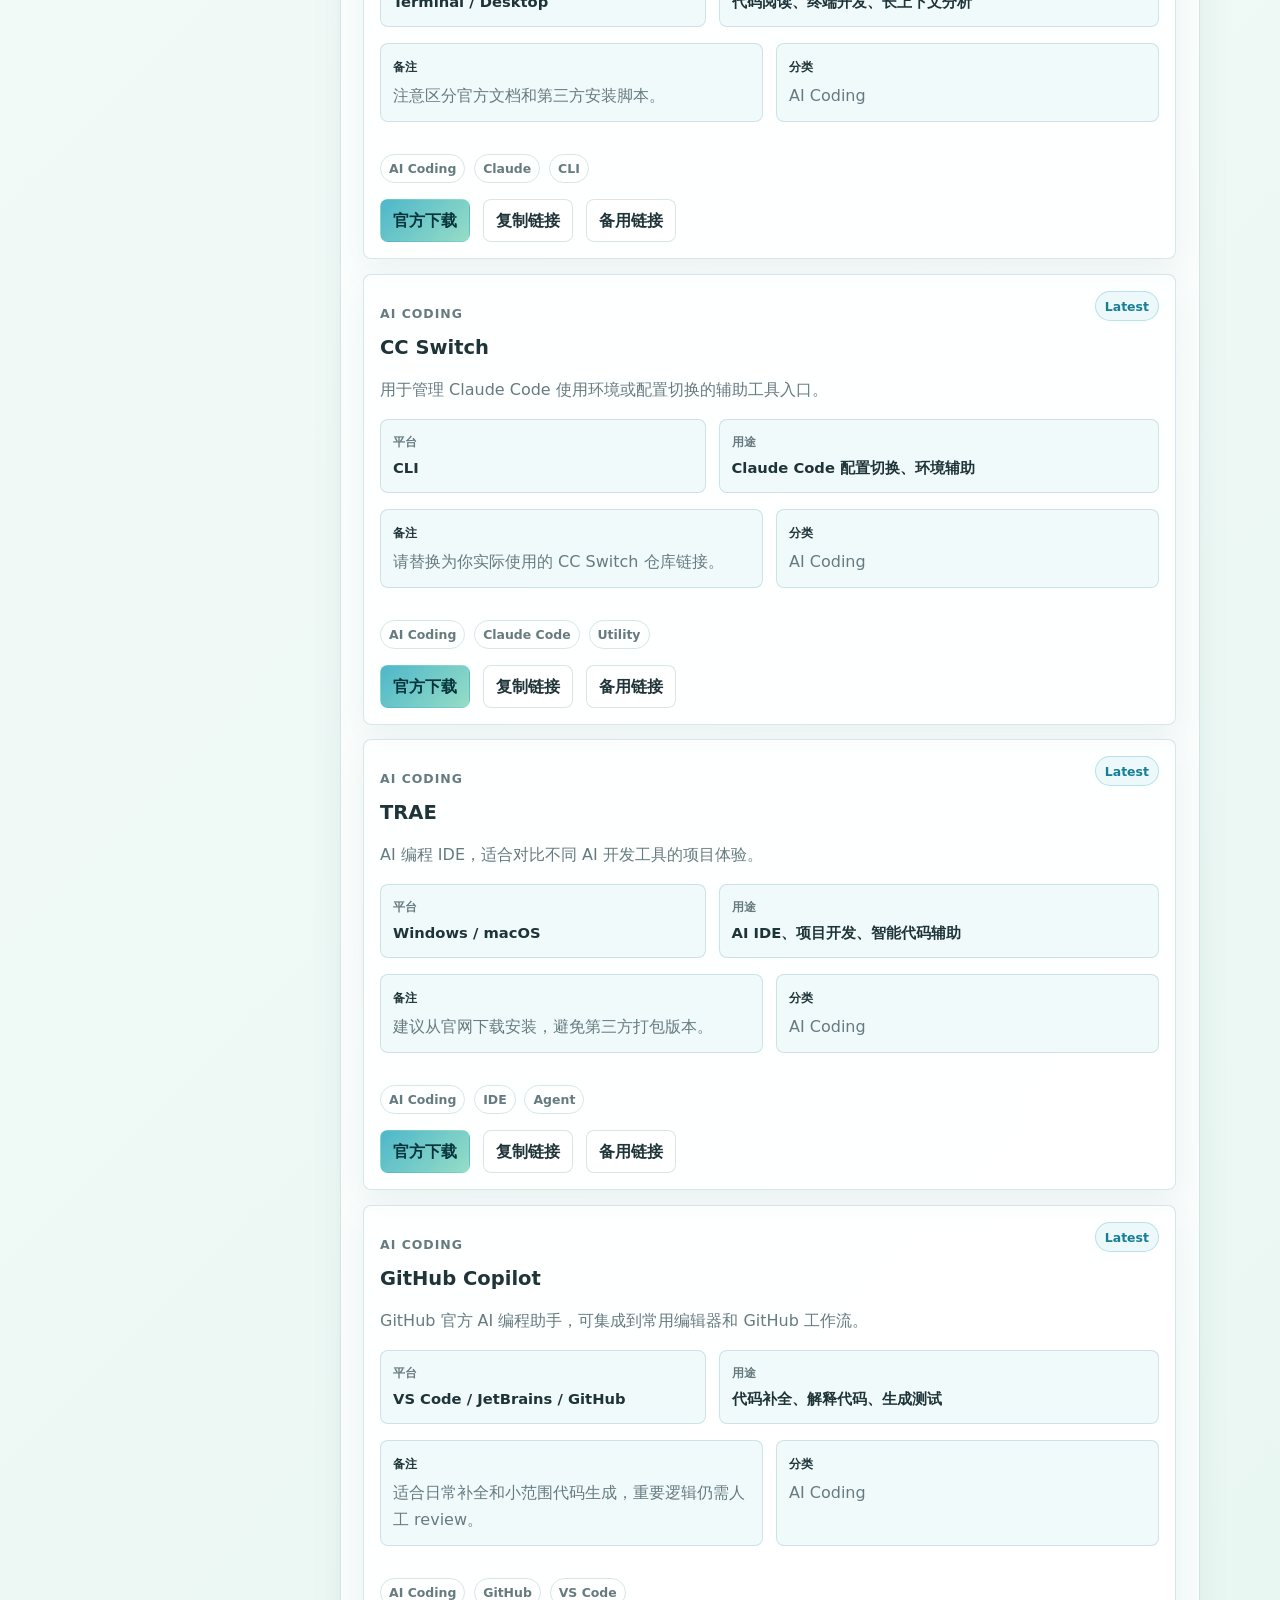
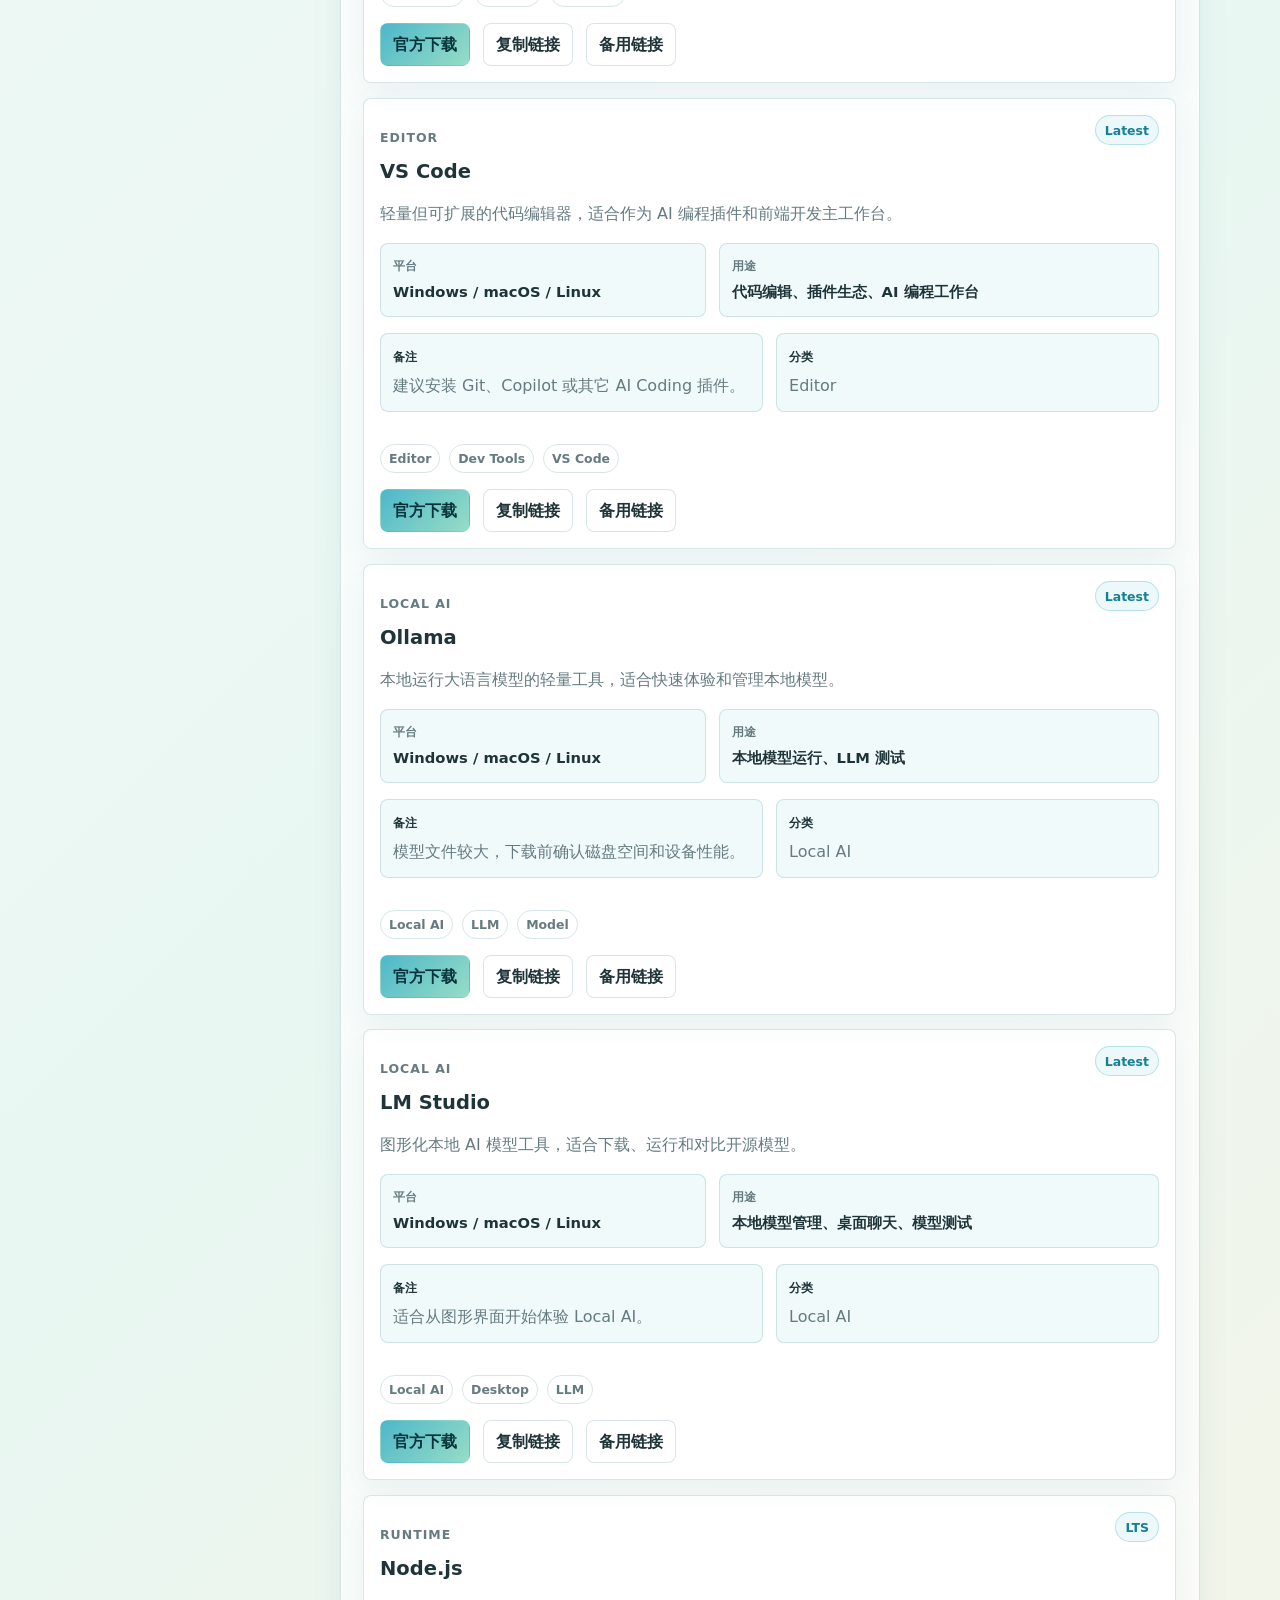
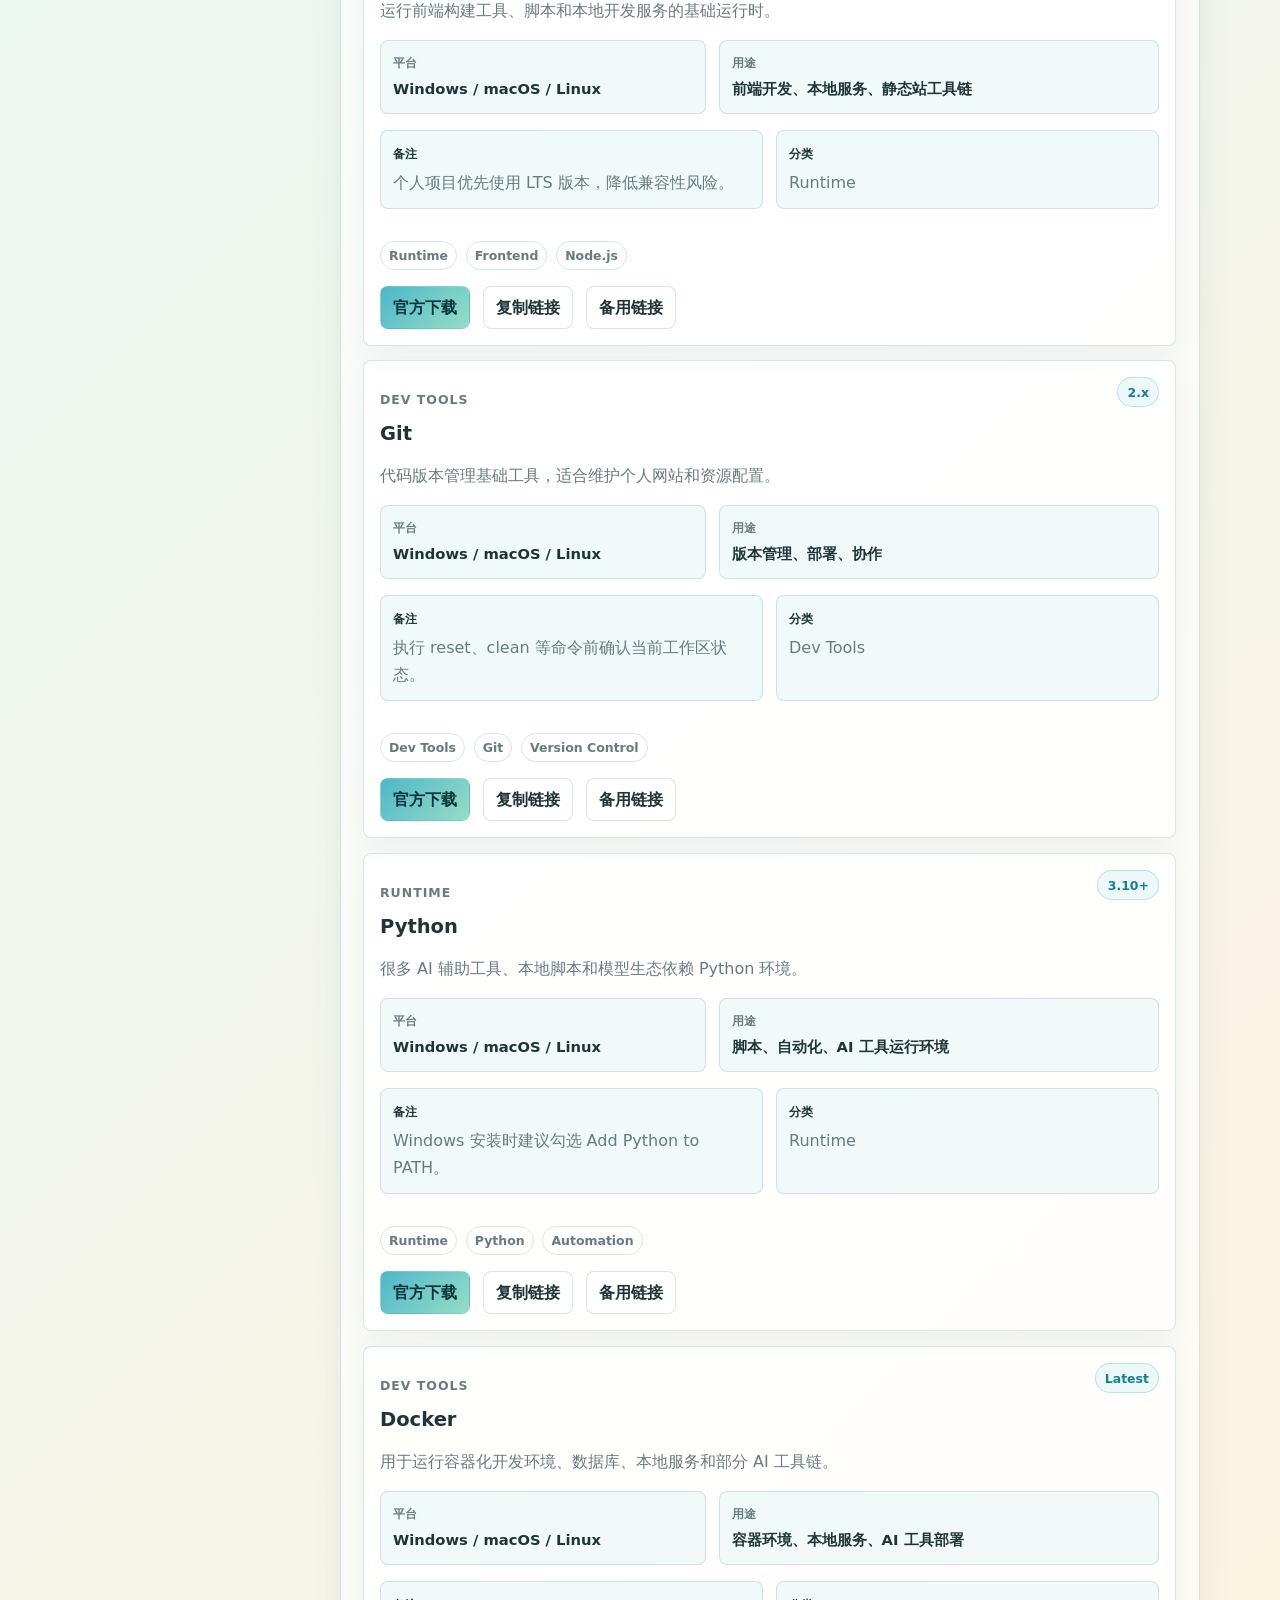
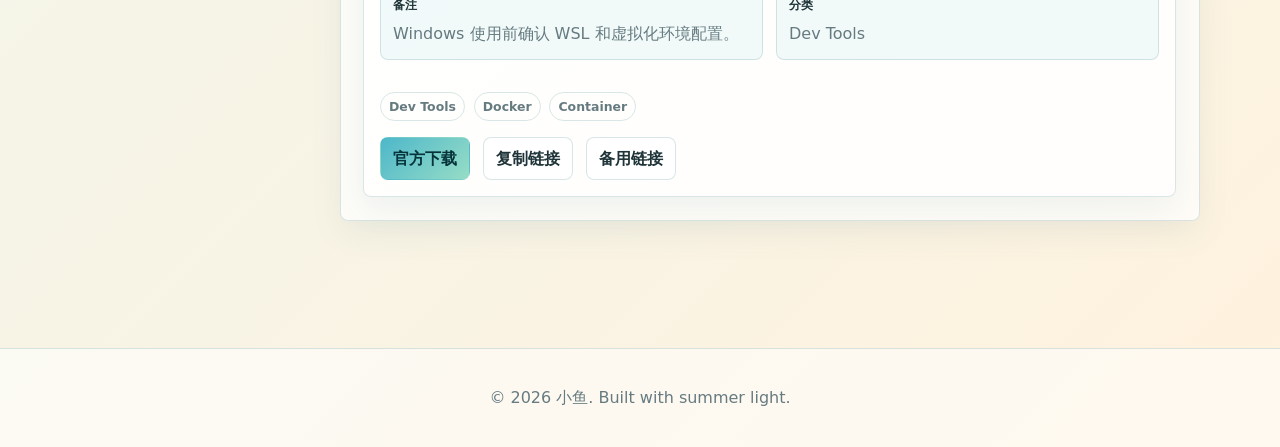
<file: downloads.html>
<!doctype html>
<html lang="zh-CN">
  <head>
    <meta charset="UTF-8" />
    <meta name="viewport" content="width=device-width, initial-scale=1.0" />
    <meta name="description" content="小鱼的工具下载中心与模板资源预留区。" />
    <title>下载 | 小鱼</title>
    <link rel="preload" href="styles.css" as="style" />
    <link rel="modulepreload" href="scripts/layout.js" />
    <link rel="stylesheet" href="styles.css" />
    <script type="module" src="script.js" data-page="downloads"></script>
  </head>
  <body data-page="downloads"></body>
</html>
</file>
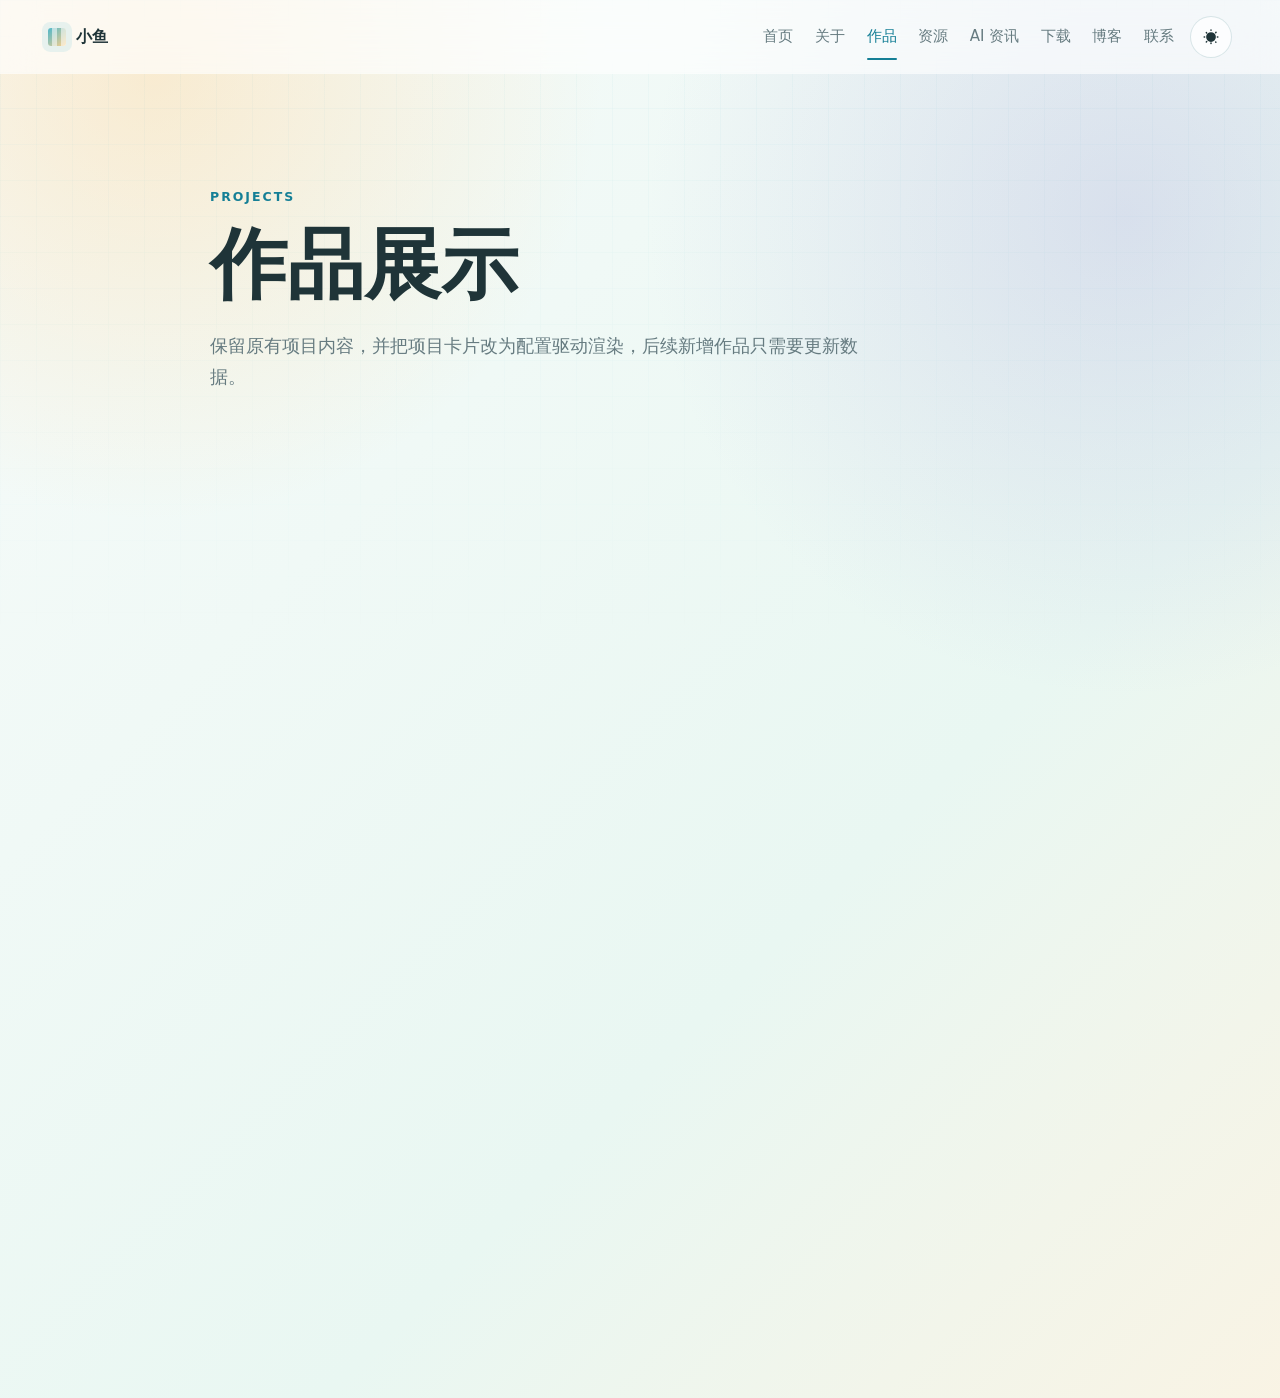
<file: projects.html>
<!doctype html>
<html lang="zh-CN">
  <head>
    <meta charset="UTF-8" />
    <meta name="viewport" content="width=device-width, initial-scale=1.0" />
    <meta name="description" content="小鱼的项目作品展示与项目说明。" />
    <title>作品 | 小鱼</title>
    <link rel="preload" href="styles.css" as="style" />
    <link rel="modulepreload" href="scripts/layout.js" />
    <link rel="stylesheet" href="styles.css" />
    <script type="module" src="script.js" data-page="projects"></script>
  </head>
  <body data-page="projects"></body>
</html>
</file>
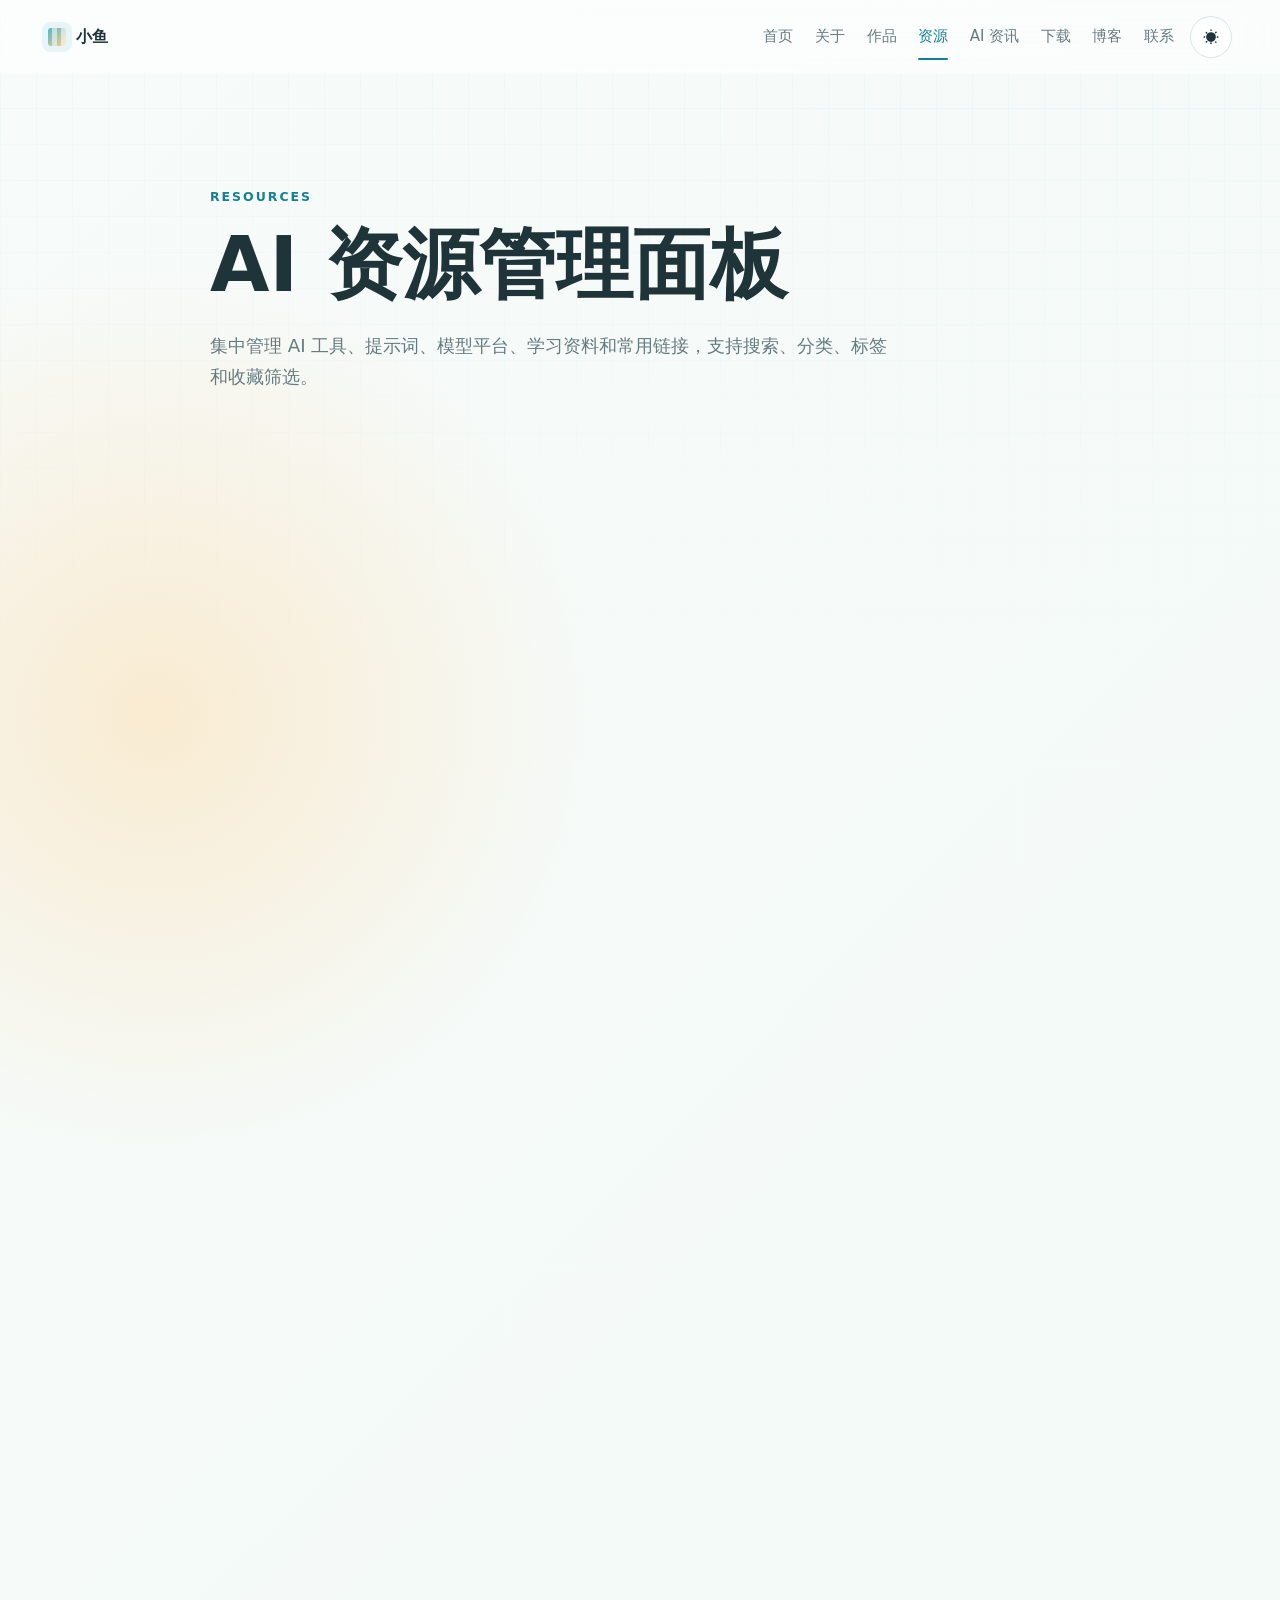
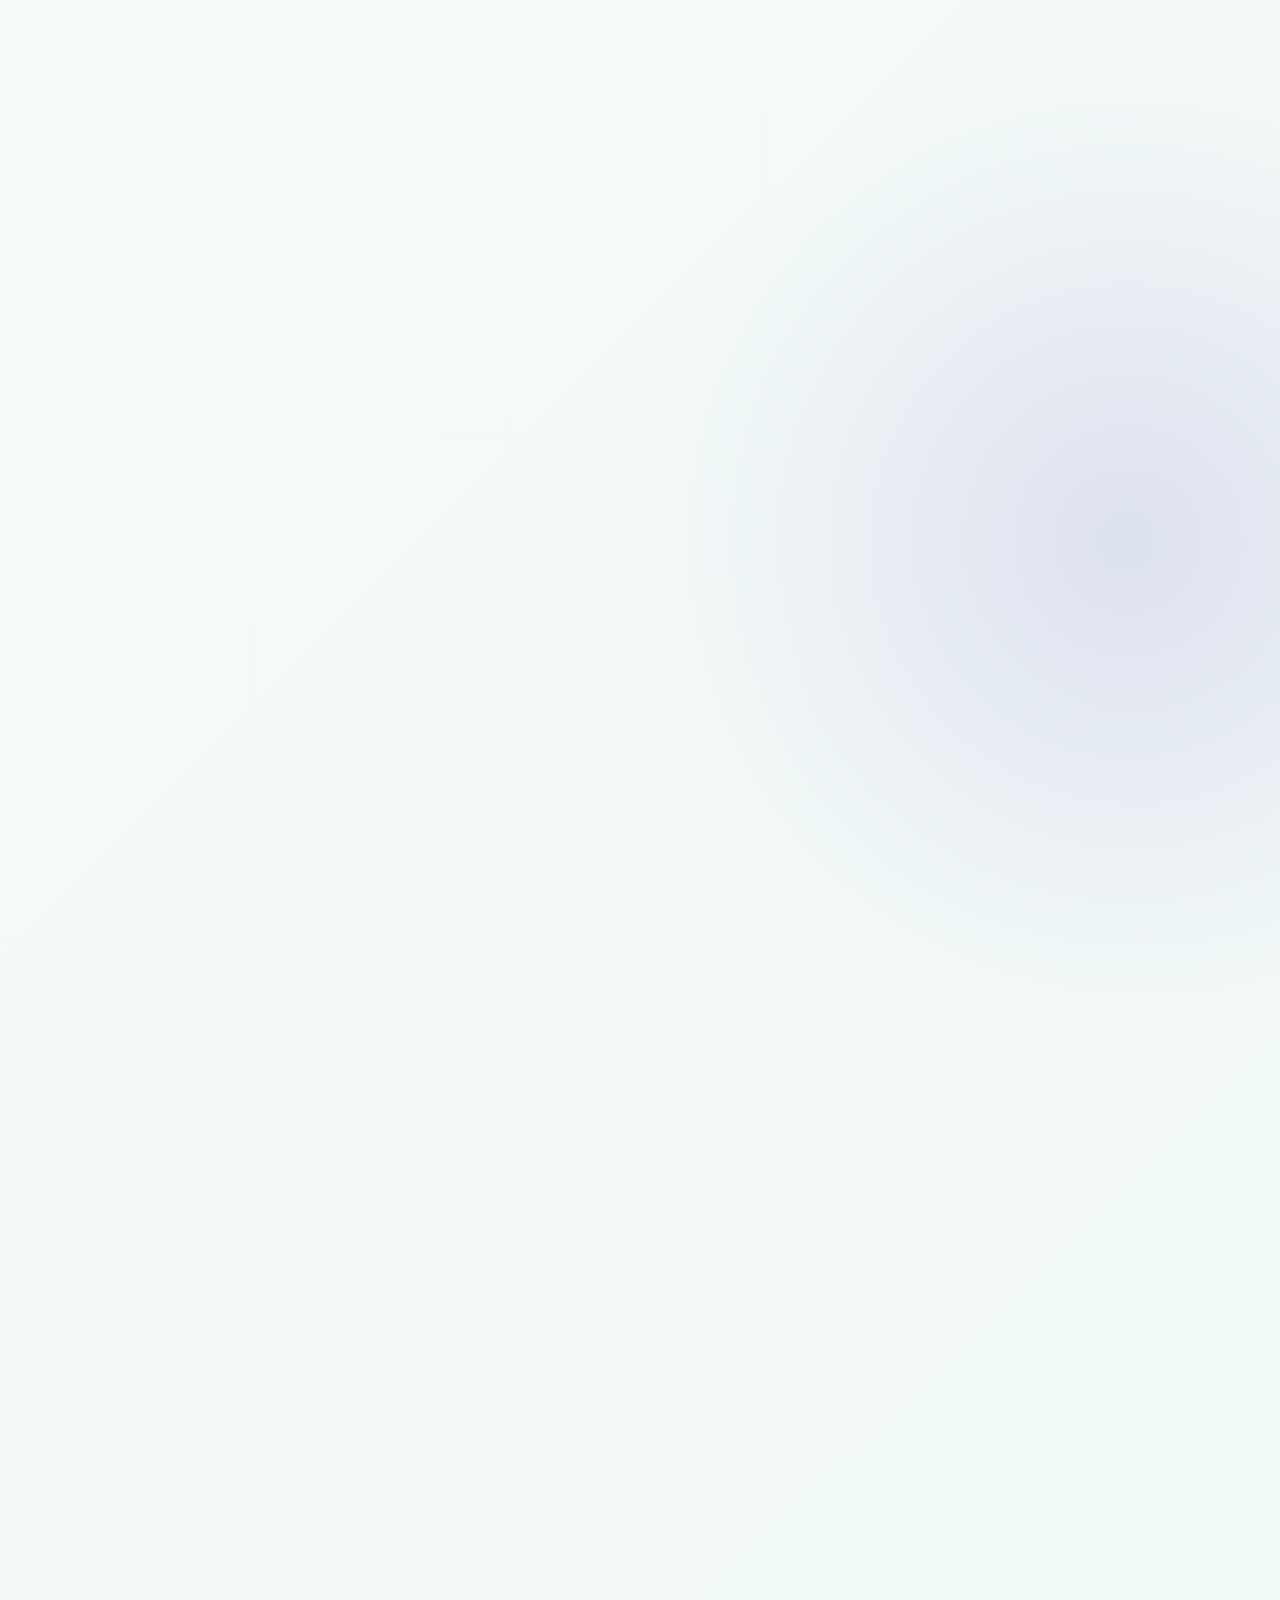
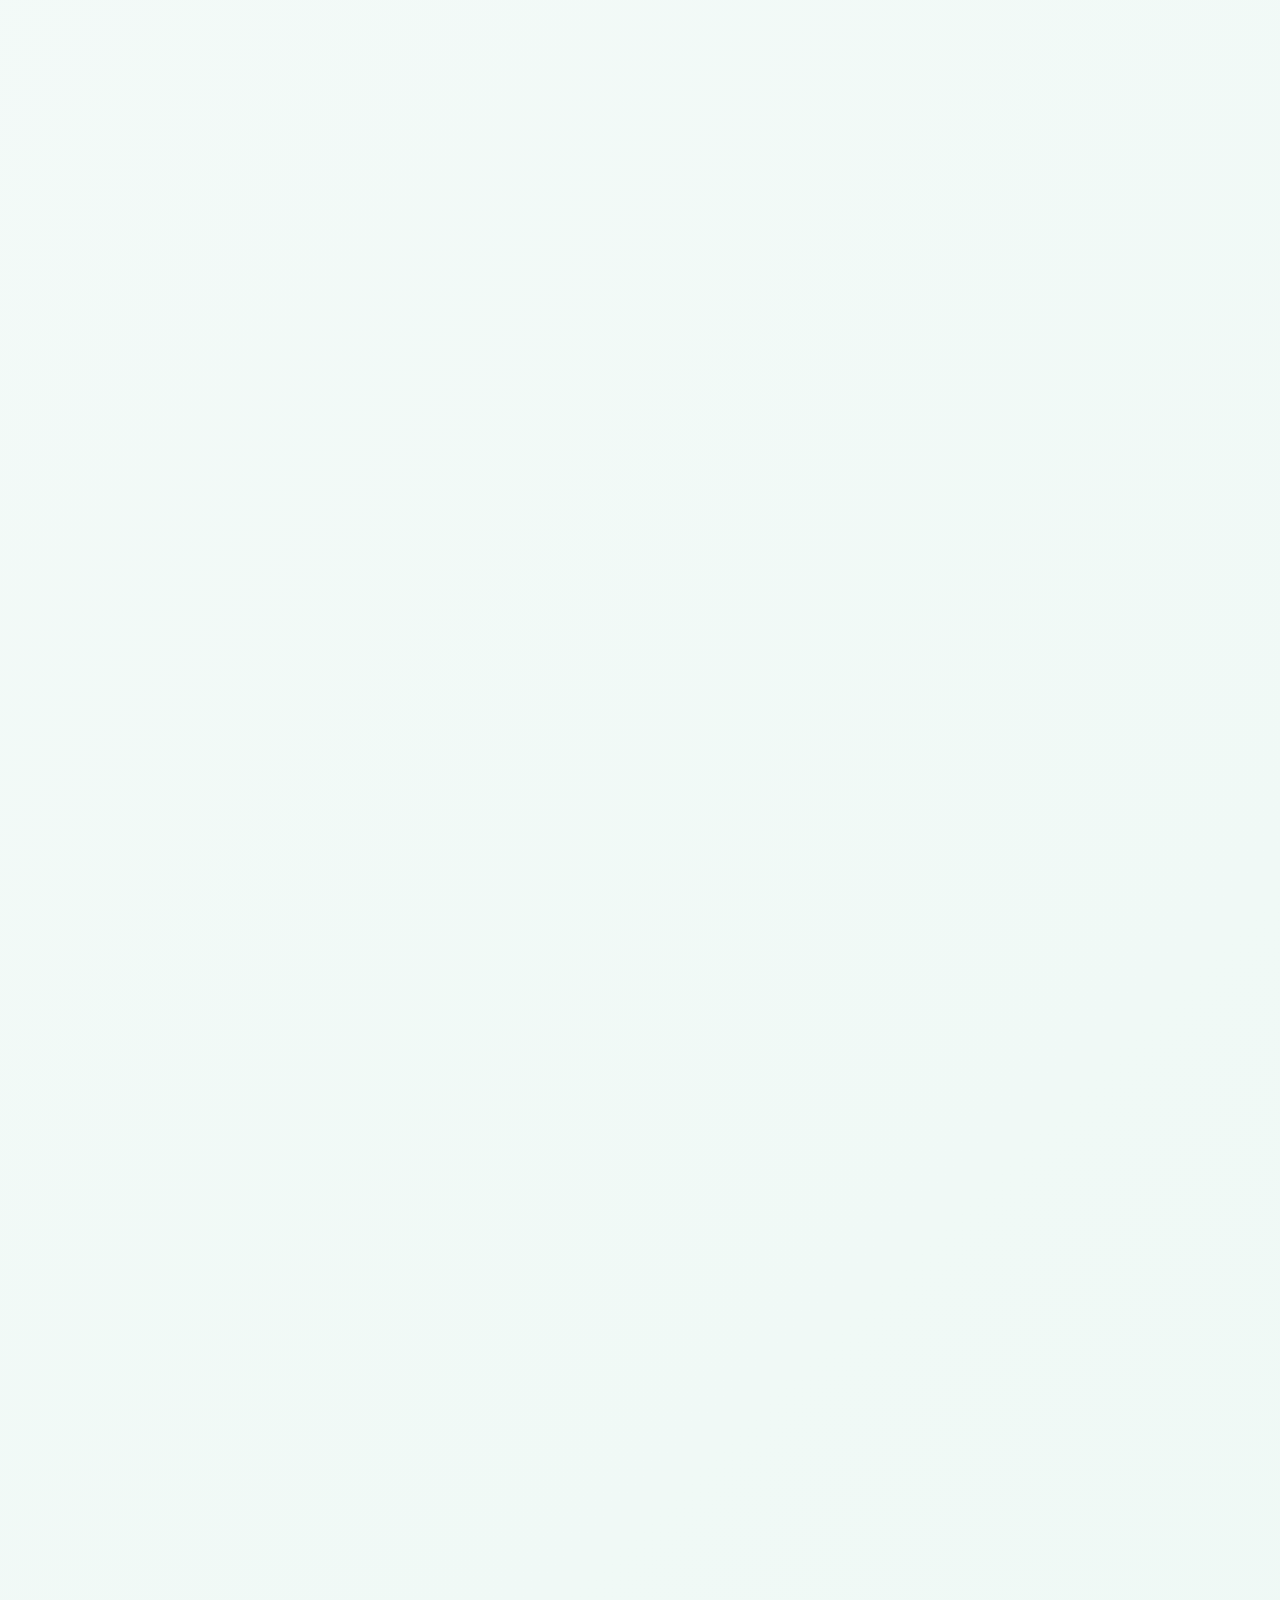
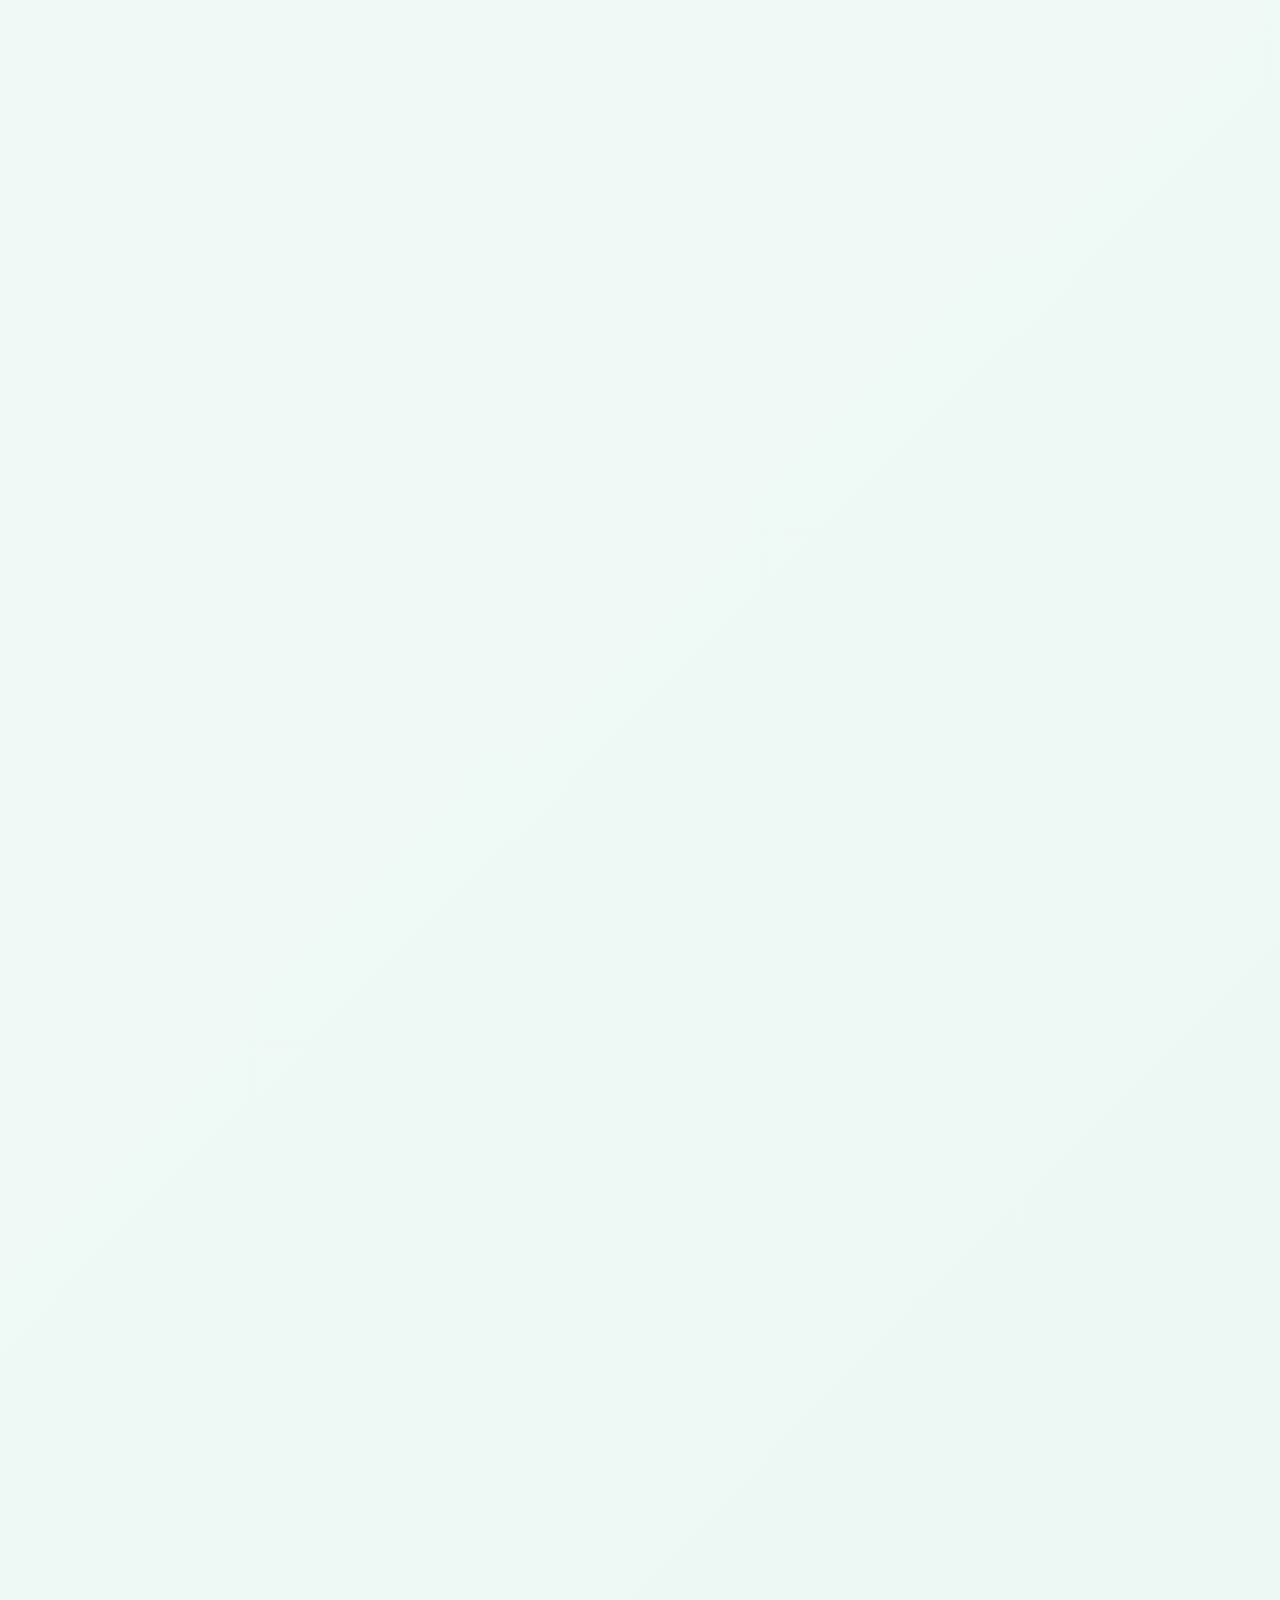
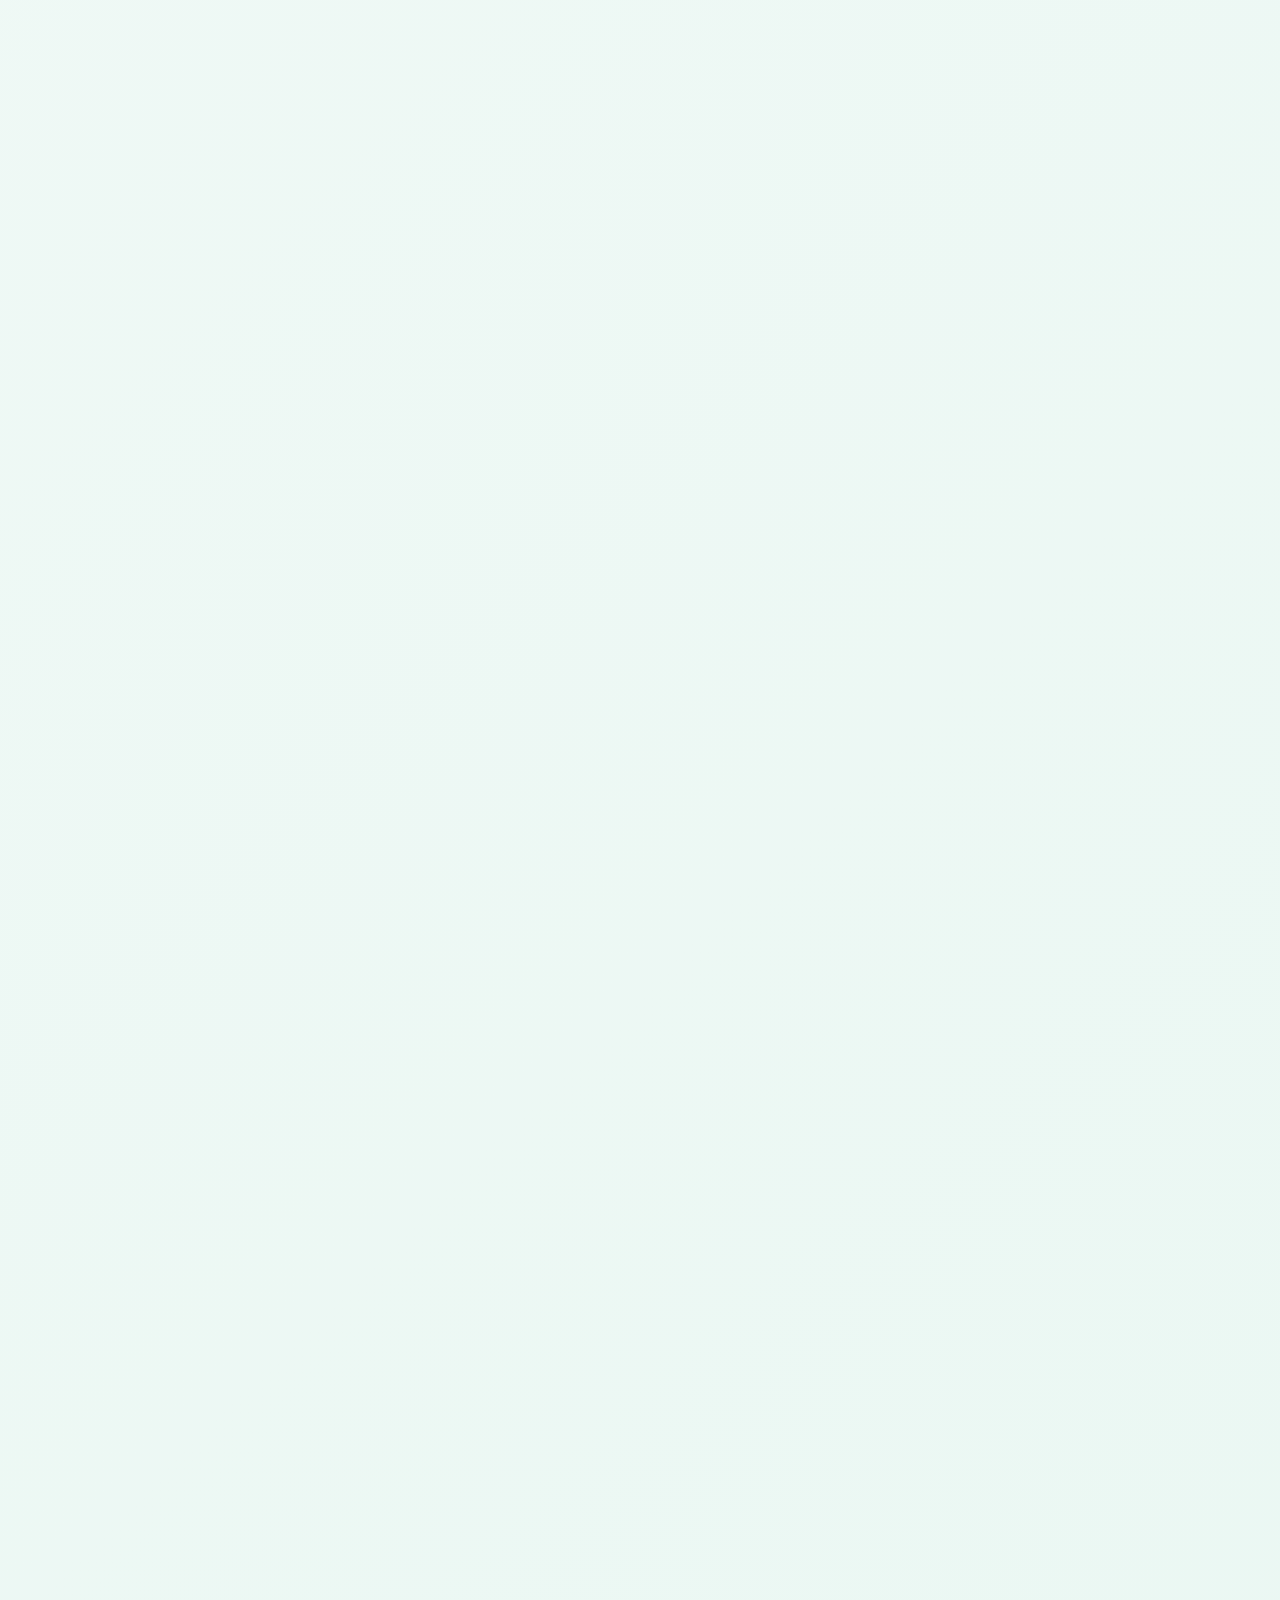
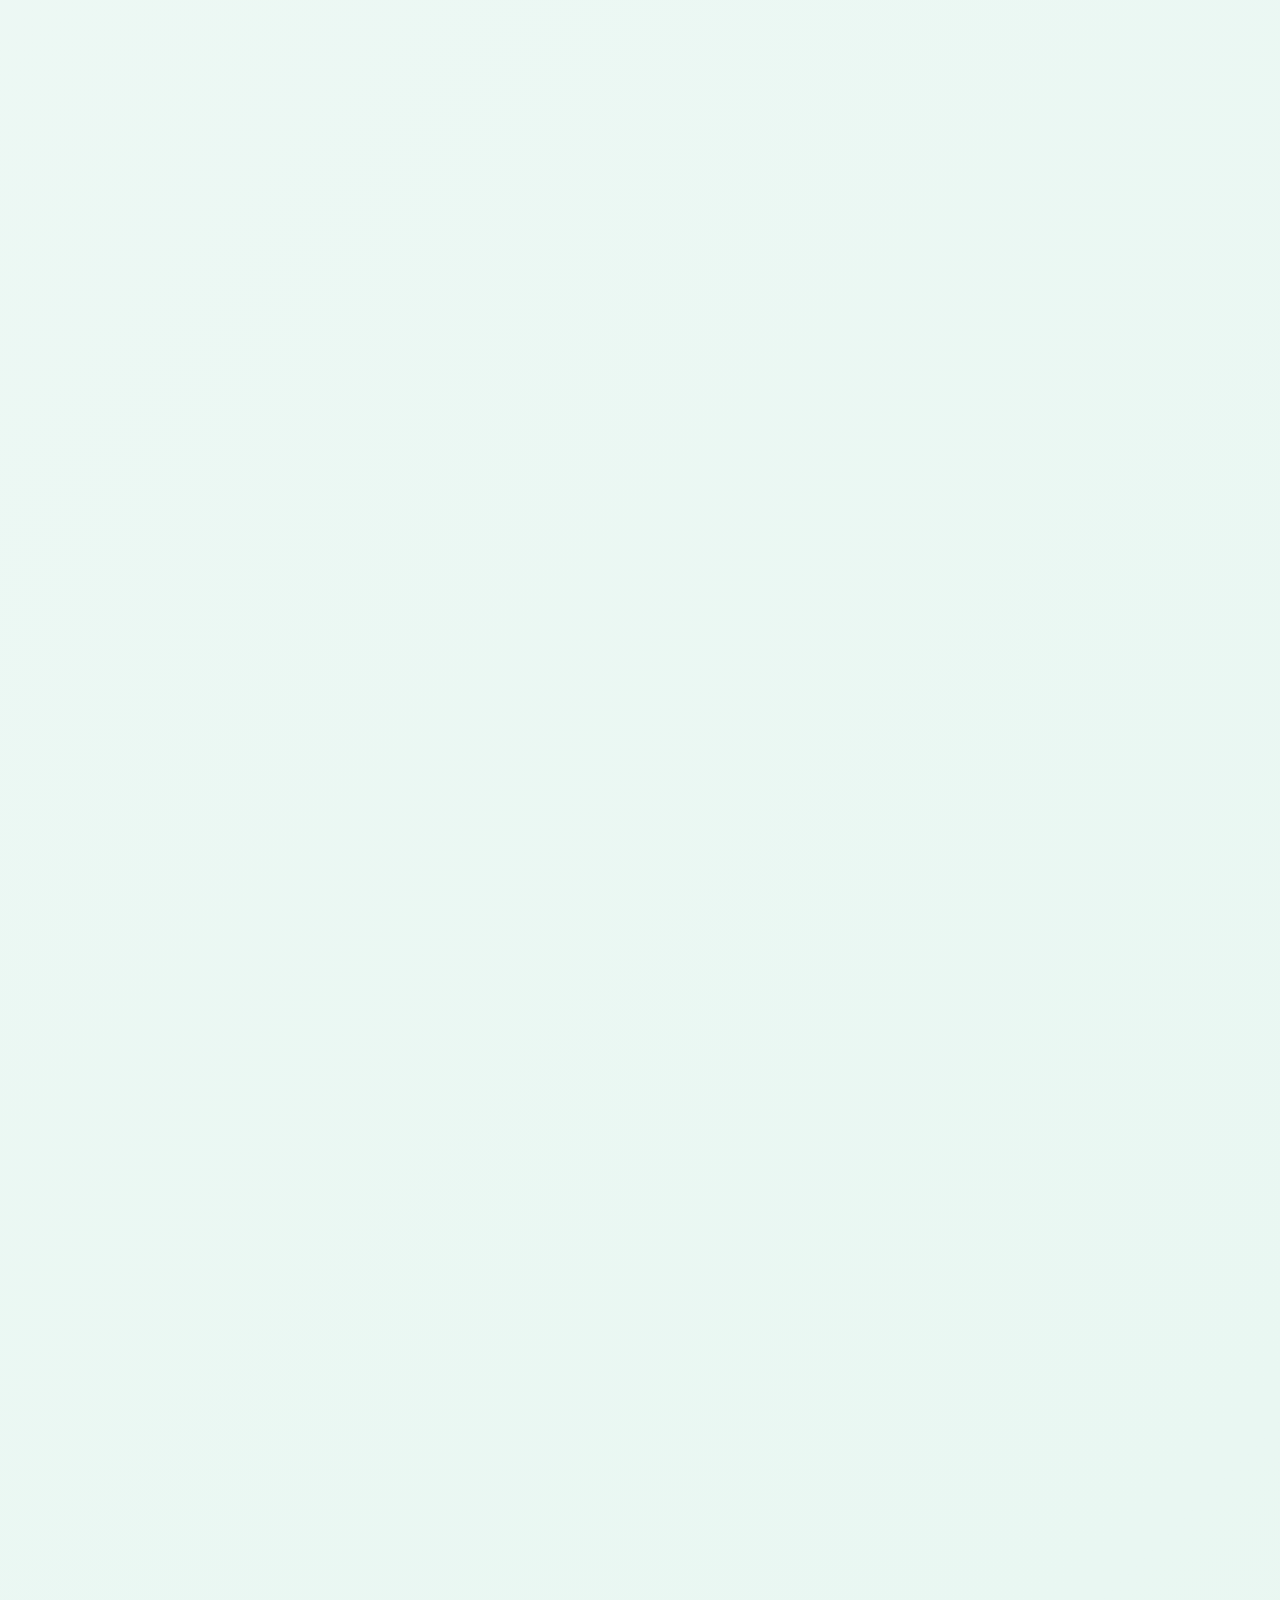
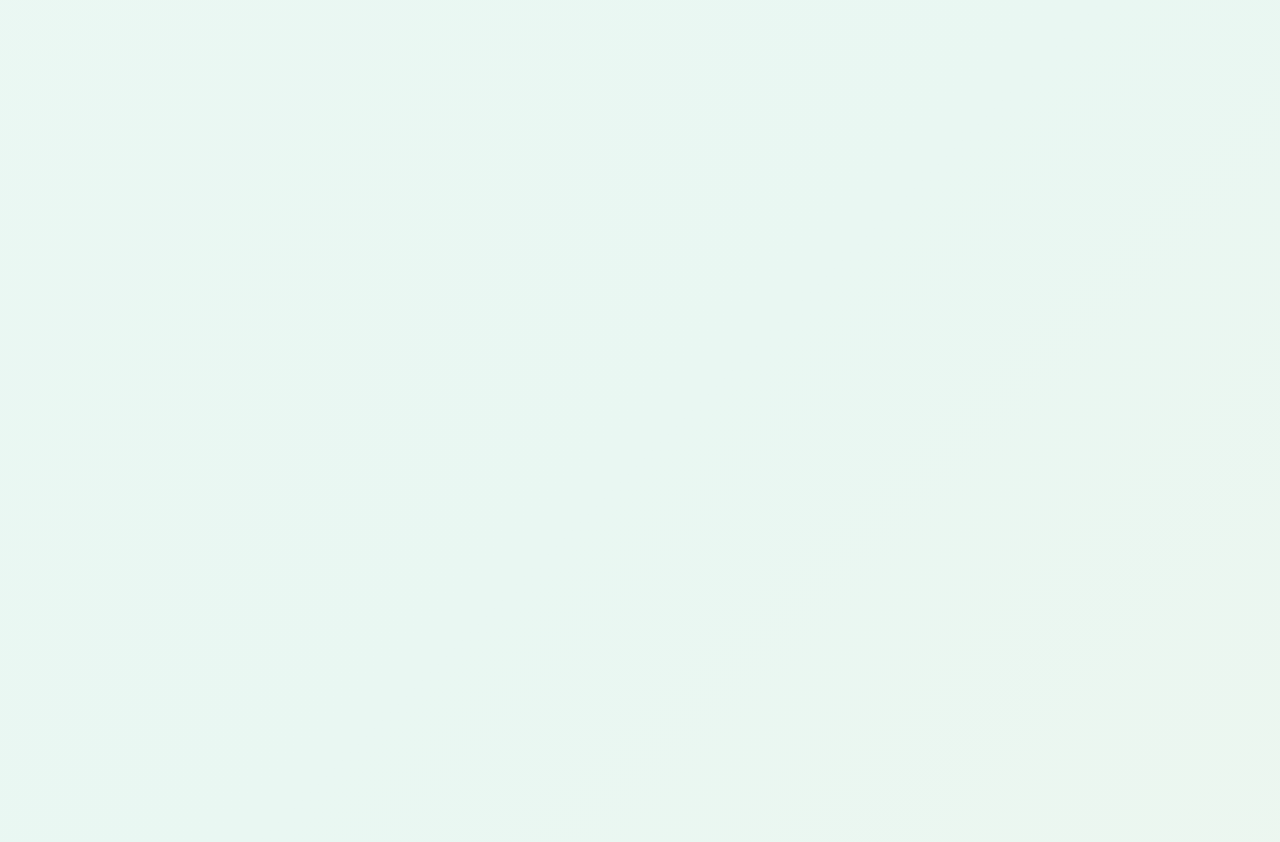
<file: resources.html>
<!doctype html>
<html lang="zh-CN">
  <head>
    <meta charset="UTF-8" />
    <meta name="viewport" content="width=device-width, initial-scale=1.0" />
    <meta name="description" content="小鱼整理的 AI 资源、学习资料和灵感收藏。" />
    <title>资源 | 小鱼</title>
    <link rel="preload" href="styles.css" as="style" />
    <link rel="modulepreload" href="scripts/layout.js" />
    <link rel="modulepreload" href="scripts/utils.js" />
    <link rel="modulepreload" href="scripts/render-helpers.js" />
    <link rel="modulepreload" href="scripts/pages/resources.js" />
    <link rel="modulepreload" href="data/resources-data.js" />
    <link rel="stylesheet" href="styles.css" />
    <script type="module" src="script.js" data-page="resources"></script>
  </head>
  <body data-page="resources">
    <noscript><p style="text-align:center;padding:40px;">请启用 JavaScript 以查看此页面。</p></noscript>
    <div id="js-error" style="display:none;max-width:600px;margin:40px auto;padding:20px;background:#fff3cd;border:1px solid #ffc107;border-radius:8px;font-family:monospace;font-size:13px;color:#856404;"></div>
    <script>
      window.addEventListener("error", function(e) {
        var el = document.getElementById("js-error");
        if (el) {
          el.style.display = "block";
          el.innerHTML = "<strong>JS 错误：</strong><br>" + e.message + "<br><br><strong>文件：</strong>" + e.filename + ":" + e.lineno;
        }
      });
    </script>
  </body>
</html>
</file>
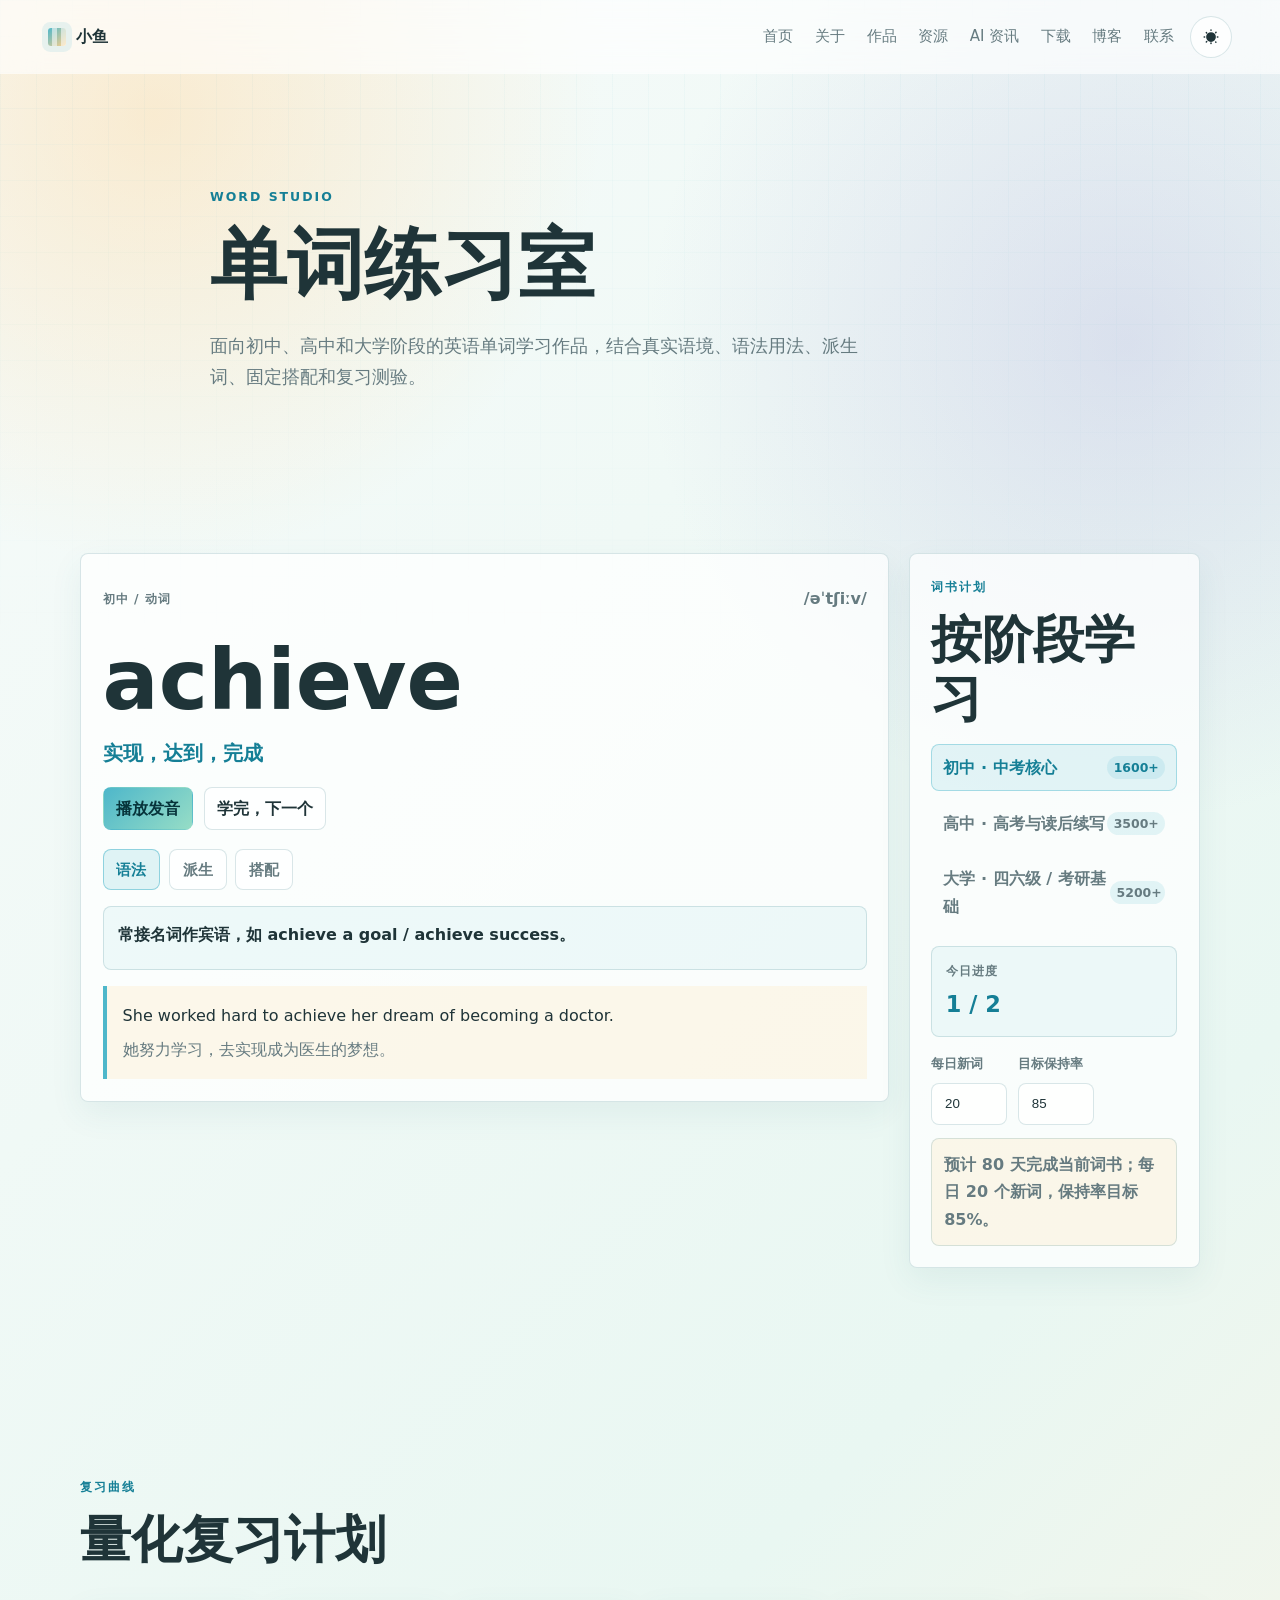
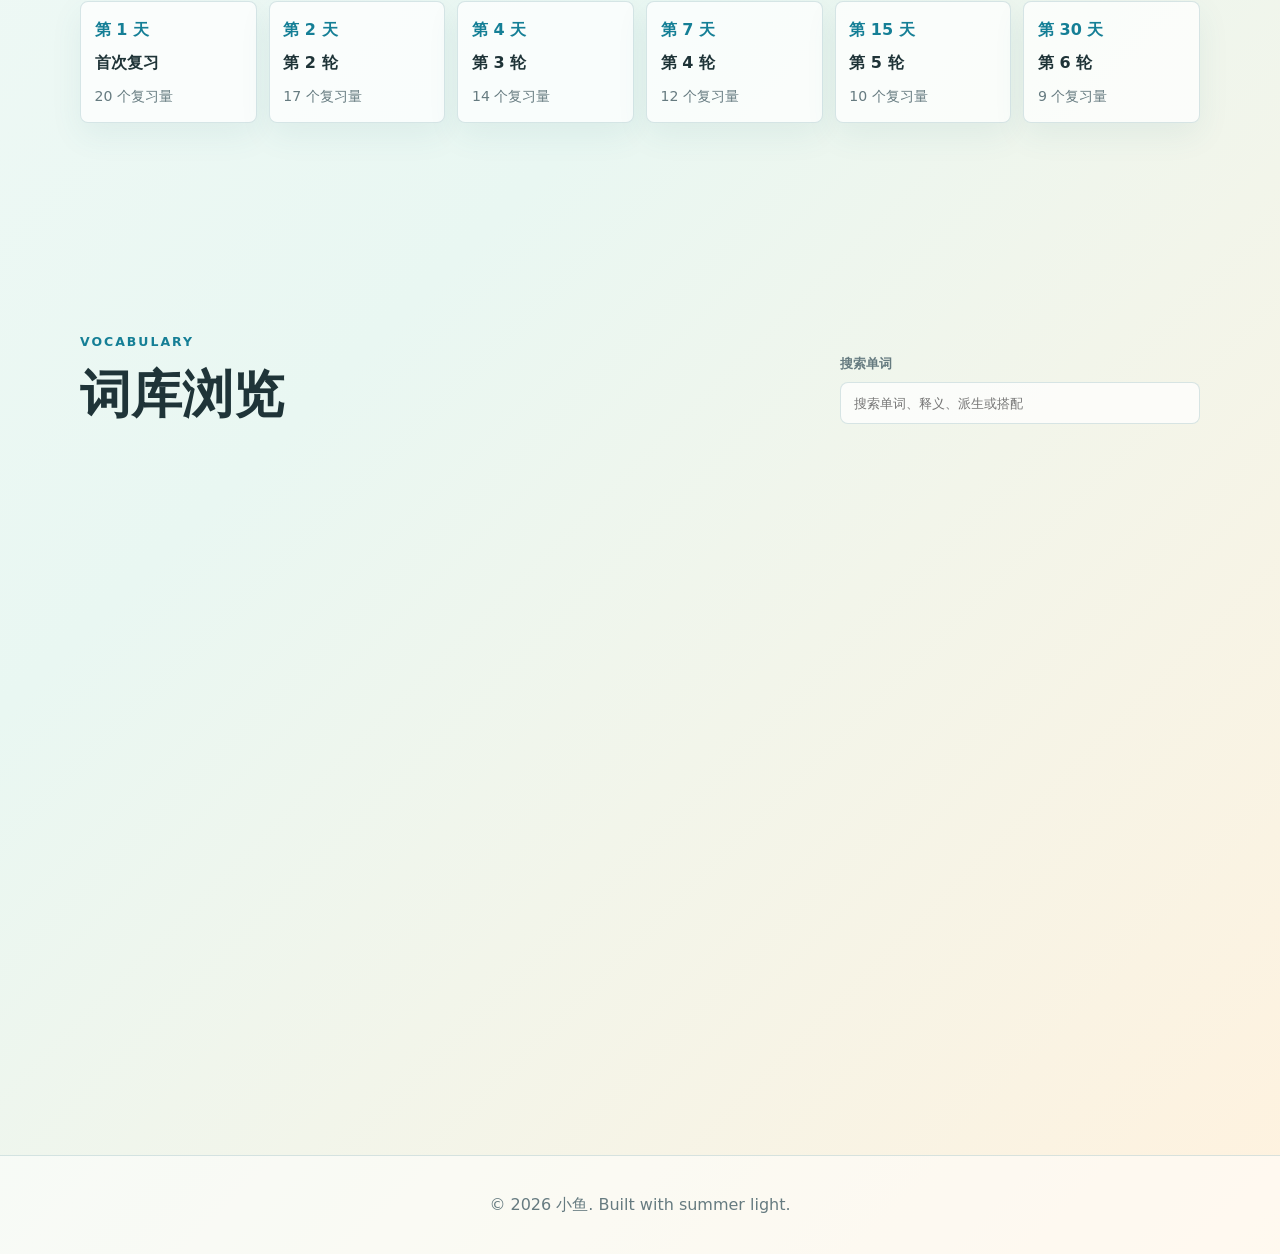
<file: vocabulary.html>
<!doctype html>
<html lang="zh-CN">
  <head>
    <meta charset="UTF-8" />
    <meta name="viewport" content="width=device-width, initial-scale=1.0" />
    <meta name="description" content="面向初高中和大学阶段的英语单词学习作品，包含词义、语法、派生、搭配、例句和复习测验。" />
    <title>单词练习室 | 小鱼</title>
    <link rel="preload" href="styles.css" as="style" />
    <link rel="modulepreload" href="scripts/layout.js" />
    <link rel="modulepreload" href="scripts/pages/vocabulary.js" />
    <link rel="stylesheet" href="styles.css" />
    <script type="module" src="script.js" data-page="vocabulary"></script>
  </head>
  <body data-page="vocabulary"></body>
</html>
</file>
<file: styles.css>
:root {
  color-scheme: light;
  --bg: #f7fbfa;
  --bg-soft: #e9f7f2;
  --surface: rgba(255, 255, 255, 0.72);
  --surface-strong: rgba(255, 255, 255, 0.9);
  --text: #1f3438;
  --muted: #667b80;
  --line: rgba(83, 141, 150, 0.22);
  --primary: #4eb7ca;
  --primary-deep: #157f96;
  --sun: #ffd08a;
  --coral: #f7a7a6;
  --shadow: 0 24px 70px rgba(48, 112, 122, 0.15);
  --shadow-soft: 0 12px 32px rgba(52, 117, 126, 0.08);
  --focus-ring: 0 0 0 4px rgba(78, 183, 202, 0.16);
  --space-page: clamp(1.2rem, 5vw, 4rem);
  --duration-fast: 160ms;
  --duration-med: 260ms;
  --radius: 8px;
  --header-height: 74px;
  font-family: Inter, "Noto Sans SC", "Microsoft YaHei", system-ui, sans-serif;
}

[data-theme="dark"] {
  color-scheme: dark;
  --bg: #102022;
  --bg-soft: #143236;
  --surface: rgba(22, 42, 46, 0.78);
  --surface-strong: rgba(27, 52, 57, 0.92);
  --text: #effbf8;
  --muted: #a9c8c5;
  --line: rgba(207, 239, 232, 0.18);
  --primary: #83deed;
  --primary-deep: #a7edf3;
  --sun: #f0c37f;
  --coral: #e89ba0;
  --shadow: 0 24px 70px rgba(0, 0, 0, 0.28);
  --shadow-soft: 0 12px 32px rgba(0, 0, 0, 0.18);
  --focus-ring: 0 0 0 4px rgba(131, 222, 237, 0.16);
}

* {
  box-sizing: border-box;
}

html {
  scroll-behavior: smooth;
  overflow-x: hidden;
}

body {
  margin: 0;
  min-width: 320px;
  overflow-x: hidden;
  background:
    radial-gradient(circle at 12% 4%, rgba(255, 208, 138, 0.36), transparent 28rem),
    radial-gradient(circle at 88% 12%, rgba(158, 155, 215, 0.26), transparent 30rem),
    linear-gradient(135deg, var(--bg) 0%, var(--bg-soft) 56%, color-mix(in srgb, var(--sun), white 72%) 100%);
  color: var(--text);
  line-height: 1.7;
  transition: background-color var(--duration-med) ease, color var(--duration-med) ease;
}

body.nav-open {
  overflow: hidden;
}

body.dialog-open {
  overflow: hidden;
}

a {
  color: inherit;
  text-decoration: none;
}

button {
  font: inherit;
}

:focus-visible {
  outline: 0;
  box-shadow: var(--focus-ring);
}

.scroll-progress {
  position: fixed;
  top: 0;
  left: 0;
  z-index: 40;
  width: 100%;
  height: 3px;
  background: linear-gradient(90deg, var(--primary), var(--sun), var(--coral));
  transform: scaleX(0);
  transform-origin: left;
}

img,
svg {
  display: block;
}

img {
  max-width: 100%;
  height: auto;
}

.ambient-grid {
  position: fixed;
  inset: 0;
  z-index: -2;
  opacity: 0.22;
  pointer-events: none;
  background-image:
    linear-gradient(rgba(78, 183, 202, 0.2) 1px, transparent 1px),
    linear-gradient(90deg, rgba(78, 183, 202, 0.2) 1px, transparent 1px);
  background-size: 36px 36px;
  mask-image: linear-gradient(to bottom, black, transparent 76%);
}

.site-header {
  position: sticky;
  top: 0;
  z-index: 20;
  display: flex;
  align-items: center;
  justify-content: space-between;
  width: 100%;
  height: var(--header-height);
  padding: 0 clamp(1rem, 4vw, 3rem);
  border-bottom: 1px solid transparent;
  background: color-mix(in srgb, var(--surface), transparent 12%);
  backdrop-filter: blur(18px);
  transition: background var(--duration-fast) ease, border-color var(--duration-fast) ease, box-shadow var(--duration-fast) ease;
}

.site-header.is-scrolled {
  background: color-mix(in srgb, var(--surface-strong), transparent 6%);
  border-color: var(--line);
  box-shadow: 0 10px 30px rgba(52, 117, 126, 0.08);
}

.brand,
.nav-links,
.hero-actions {
  display: flex;
  align-items: center;
}

.brand {
  gap: 0.65rem;
  font-weight: 800;
}

.brand-mark {
  width: 18px;
  height: 18px;
  border-radius: 3px;
  background:
    linear-gradient(90deg, transparent 50%, rgba(255, 255, 255, 0.55) 50%) 0 0 / 9px 9px,
    linear-gradient(135deg, var(--primary), var(--sun));
  box-shadow: 0 0 0 6px rgba(78, 183, 202, 0.12);
  image-rendering: pixelated;
}

.site-nav {
  margin-left: auto;
}

.nav-links {
  gap: 1.35rem;
  color: var(--muted);
  font-size: 0.94rem;
}

.nav-links a {
  position: relative;
  padding-block: 0.2rem;
  transition: color var(--duration-fast) ease;
}

.nav-links a:hover,
.nav-links a.is-active {
  color: var(--primary-deep);
}

.nav-links a.is-active::after {
  position: absolute;
  right: 0;
  bottom: -0.45rem;
  left: 0;
  height: 2px;
  border-radius: 999px;
  background: currentColor;
  content: "";
}

.nav-toggle,
.theme-toggle {
  border: 1px solid var(--line);
  background: var(--surface);
  color: var(--text);
  cursor: pointer;
}

.nav-toggle {
  display: none;
  width: 42px;
  height: 42px;
  padding: 0;
  border-radius: var(--radius);
}

.nav-toggle span {
  display: block;
  width: 18px;
  height: 2px;
  margin: 4px auto;
  border-radius: 99px;
  background: currentColor;
}

.theme-toggle {
  display: grid;
  place-items: center;
  width: 42px;
  height: 42px;
  margin-left: 1rem;
  border-radius: 50%;
}

.theme-toggle svg {
  width: 18px;
  height: 18px;
  fill: currentColor;
}

.section {
  position: relative;
  padding: clamp(5rem, 10vw, 8rem) var(--space-page);
  scroll-margin-top: var(--header-height);
}

.hero {
  display: grid;
  min-height: calc(100vh - var(--header-height));
  overflow: hidden;
  padding-top: clamp(3rem, 8vw, 6rem);
}

.hero-inner,
.page-hero-inner,
.section-heading,
.about-grid,
.now-grid,
.project-grid,
.skill-grid,
.timeline-list,
.contact-panel,
.overview-grid,
.content-grid {
  width: min(1120px, 100%);
  margin: 0 auto;
}

.hero-inner {
  display: grid;
  grid-template-columns: minmax(0, 0.95fr) minmax(300px, 0.82fr);
  gap: clamp(2.5rem, 6vw, 5.5rem);
  align-items: center;
}

.page-main {
  min-height: calc(100vh - var(--header-height));
}

.page-transition {
  animation: pageEnter 420ms cubic-bezier(0.2, 0.7, 0.2, 1) both;
}

.page-hero {
  padding-top: clamp(4rem, 10vw, 7rem);
  padding-bottom: clamp(3.5rem, 8vw, 6rem);
}

.page-hero-inner {
  max-width: 860px;
}

.page-hero-inner p:not(.eyebrow) {
  max-width: 680px;
  margin: 1.35rem 0 0;
  color: var(--muted);
  font-size: clamp(1rem, 2vw, 1.14rem);
}

.hero-copy-block {
  max-width: 720px;
}

.eyebrow {
  margin: 0 0 0.8rem;
  color: var(--primary-deep);
  font-size: 0.78rem;
  font-weight: 900;
  letter-spacing: 0.16em;
  text-transform: uppercase;
}

h1,
h2,
h3,
p {
  overflow-wrap: anywhere;
}

h1,
h2,
h3 {
  margin: 0;
  line-height: 1.16;
}

h1 {
  max-width: 760px;
  font-size: clamp(2.55rem, 6vw, 5.45rem);
  font-weight: 900;
}

h2 {
  font-size: clamp(2rem, 4vw, 3.2rem);
}

h3 {
  font-size: 1.16rem;
}

.hero-copy {
  max-width: 620px;
  margin: 1rem 0 0;
  color: var(--muted);
  font-size: clamp(1rem, 2vw, 1.16rem);
}

.hero-subtitle {
  max-width: 640px;
  margin: 1.2rem 0 0;
  color: var(--text);
  font-size: clamp(1.2rem, 2.3vw, 1.55rem);
  font-weight: 800;
  line-height: 1.42;
}

.hero-actions {
  gap: 0.9rem;
  flex-wrap: wrap;
  margin-top: 2.1rem;
}

.button {
  display: inline-flex;
  align-items: center;
  justify-content: center;
  min-height: 46px;
  padding: 0.7rem 1.2rem;
  border-radius: var(--radius);
  font-weight: 800;
  transition: transform var(--duration-fast) ease, box-shadow var(--duration-fast) ease, border-color var(--duration-fast) ease, background var(--duration-fast) ease;
  will-change: transform;
}

.button:hover {
  transform: translateY(-2px);
}

.button:active,
.resource-action:active,
.filter-button:active,
.category-button:active,
.contact-link:active {
  transform: translateY(0);
}

.button.primary {
  background: linear-gradient(135deg, var(--primary), #96ddc6);
  color: #07343b;
  box-shadow: 0 14px 32px rgba(78, 183, 202, 0.25);
}

.button.ghost {
  border: 1px solid var(--line);
  background: var(--surface);
}

.button.ghost:hover {
  border-color: rgba(78, 183, 202, 0.48);
  background: rgba(78, 183, 202, 0.12);
}

.hero-art {
  position: relative;
  min-width: 0;
}

.hero-art img {
  width: 100%;
  border: 1px solid rgba(255, 255, 255, 0.64);
  border-radius: var(--radius);
  box-shadow: var(--shadow);
  image-rendering: pixelated;
}

.glass-note {
  position: absolute;
  right: clamp(0.8rem, 3vw, 1.6rem);
  bottom: clamp(0.8rem, 3vw, 1.6rem);
  padding: 0.8rem 0.95rem;
  border: 1px solid rgba(255, 255, 255, 0.62);
  border-radius: var(--radius);
  background: rgba(255, 255, 255, 0.48);
  backdrop-filter: blur(14px);
  box-shadow: 0 14px 40px rgba(52, 117, 126, 0.16);
}

.glass-note span,
.project-type,
.contact-link span {
  display: block;
  color: var(--muted);
  font-size: 0.78rem;
  font-weight: 800;
  letter-spacing: 0.08em;
  text-transform: uppercase;
}

.glass-note strong {
  display: block;
  margin-top: 0.1rem;
  font-size: 0.95rem;
}

.cloud {
  position: absolute;
  width: 210px;
  height: 64px;
  border: 1px solid rgba(255, 255, 255, 0.66);
  border-radius: 999px;
  background: rgba(255, 255, 255, 0.42);
  filter: blur(0.2px);
  opacity: 0.78;
  animation: floatCloud 10s ease-in-out infinite;
}

.cloud::before,
.cloud::after {
  position: absolute;
  content: "";
  border-radius: 50%;
  background: inherit;
}

.cloud::before {
  top: -28px;
  left: 40px;
  width: 72px;
  height: 72px;
}

.cloud::after {
  top: -18px;
  right: 38px;
  width: 58px;
  height: 58px;
}

.cloud-one {
  top: 18%;
  right: 5%;
}

.cloud-two {
  bottom: 14%;
  left: 5%;
  transform: scale(0.76);
  animation-delay: -4s;
}

.star-pixels span {
  position: absolute;
  width: 6px;
  height: 6px;
  background: var(--sun);
  box-shadow: 10px 0 0 rgba(255, 208, 138, 0.55), 0 10px 0 rgba(255, 208, 138, 0.32);
  animation: twinkle 2.4s ease-in-out infinite;
}

.star-pixels span:nth-child(1) {
  top: 18%;
  left: 13%;
}

.star-pixels span:nth-child(2) {
  top: 38%;
  right: 17%;
  animation-delay: -0.7s;
}

.star-pixels span:nth-child(3) {
  bottom: 22%;
  left: 43%;
  animation-delay: -1.1s;
}

.star-pixels span:nth-child(4) {
  top: 70%;
  right: 8%;
  animation-delay: -1.6s;
}

.section-heading {
  margin-bottom: 2rem;
}

.section-heading-row {
  display: flex;
  align-items: end;
  justify-content: space-between;
  gap: 1rem;
}

.section-link {
  flex: 0 0 auto;
  padding: 0.45rem 0.75rem;
  border: 1px solid var(--line);
  border-radius: var(--radius);
  background: var(--surface);
  color: var(--primary-deep);
  font-size: 0.9rem;
  font-weight: 900;
  transition: transform var(--duration-fast) ease, border-color var(--duration-fast) ease, background var(--duration-fast) ease;
}

.section-link:hover {
  transform: translateY(-2px);
  border-color: rgba(78, 183, 202, 0.48);
  background: rgba(78, 183, 202, 0.12);
}

.compact-section {
  padding-top: clamp(3rem, 7vw, 5rem);
}

.overview-grid,
.content-grid {
  display: grid;
  gap: 1rem;
}

.overview-grid {
  grid-template-columns: repeat(4, minmax(0, 1fr));
}

.content-grid {
  grid-template-columns: repeat(3, minmax(0, 1fr));
}

.overview-card,
.info-card {
  border: 1px solid var(--line);
  border-radius: var(--radius);
  background: var(--surface);
  box-shadow: var(--shadow-soft);
}

.overview-card {
  display: flex;
  min-height: 176px;
  padding: 1.1rem;
  flex-direction: column;
  transition: transform var(--duration-fast) ease, border-color var(--duration-fast) ease, background var(--duration-fast) ease, box-shadow var(--duration-fast) ease;
  will-change: transform;
}

.overview-card:hover {
  transform: translateY(-3px);
  border-color: rgba(78, 183, 202, 0.48);
  background: rgba(78, 183, 202, 0.12);
  box-shadow: var(--shadow);
}

.overview-card .project-type,
.status-pill {
  display: inline-flex;
  align-items: center;
  width: fit-content;
  color: var(--primary-deep);
  font-size: 0.78rem;
  font-weight: 900;
  letter-spacing: 0.08em;
  text-transform: uppercase;
}

.overview-card h3 {
  margin-top: 1rem;
  font-size: 1.28rem;
}

.overview-card p:not(.project-type) {
  margin: 0.65rem 0 0;
  color: var(--muted);
  font-size: 0.96rem;
  line-height: 1.65;
}

.content-grid.two-columns {
  grid-template-columns: repeat(2, minmax(0, 1fr));
}

.info-card {
  display: block;
  min-height: 220px;
  padding: 1.2rem;
  transition: transform var(--duration-fast) ease, border-color var(--duration-fast) ease, background var(--duration-fast) ease, box-shadow var(--duration-fast) ease;
  will-change: transform;
}

.info-card:hover {
  transform: translateY(-3px);
  border-color: rgba(78, 183, 202, 0.48);
  background: rgba(255, 255, 255, 0.54);
  box-shadow: var(--shadow);
}

.info-card h3 {
  margin-top: 0.45rem;
  font-size: 1.25rem;
}

.info-card p:not(.project-type) {
  margin: 0.8rem 0 0;
  color: var(--muted);
}

.status-pill {
  margin-top: 1.1rem;
  padding: 0.28rem 0.55rem;
  border: 1px solid rgba(78, 183, 202, 0.36);
  border-radius: 999px;
  background: rgba(78, 183, 202, 0.12);
  letter-spacing: 0;
}

.updates-list {
  display: grid;
  width: min(1120px, 100%);
  margin: 0 auto;
  overflow: hidden;
  border: 1px solid var(--line);
  border-radius: var(--radius);
  background: var(--surface);
  box-shadow: var(--shadow-soft);
}

.update-item {
  display: grid;
  grid-template-columns: 128px minmax(0, 1fr);
  gap: 1.2rem;
  padding: 1.15rem 1.25rem;
  border-bottom: 1px solid var(--line);
  transition: background var(--duration-fast) ease;
}

[data-defer-section] {
  content-visibility: auto;
  contain-intrinsic-size: 1px 520px;
}

.update-item:last-child {
  border-bottom: 0;
}

.update-item:hover {
  background: rgba(78, 183, 202, 0.1);
}

.update-item time {
  color: var(--primary-deep);
  font-size: 0.88rem;
  font-weight: 900;
}

.update-item strong,
.update-item em,
.update-item i {
  display: block;
  font-style: normal;
}

.update-item i {
  width: fit-content;
  margin-bottom: 0.3rem;
  padding: 0.12rem 0.48rem;
  border: 1px solid rgba(78, 183, 202, 0.28);
  border-radius: 999px;
  background: rgba(78, 183, 202, 0.1);
  color: var(--primary-deep);
  font-size: 0.72rem;
  font-weight: 900;
}

.update-item em {
  margin-top: 0.25rem;
  color: var(--muted);
}

.feature-card {
  min-height: 240px;
}

.resource-section {
  padding-top: clamp(2rem, 5vw, 4rem);
}

.resource-shell,
.download-shell {
  display: grid;
  grid-template-columns: minmax(220px, 0.28fr) minmax(0, 1fr);
  gap: 1.2rem;
  width: min(1120px, 100%);
  margin: 0 auto;
  align-items: start;
}

.resource-sidebar,
.resource-panel,
.resource-card,
.download-sidebar,
.download-panel,
.download-card {
  border: 1px solid var(--line);
  border-radius: var(--radius);
  background: var(--surface);
  box-shadow: var(--shadow-soft);
}

.resource-sidebar,
.download-sidebar {
  position: sticky;
  top: calc(var(--header-height) + 1rem);
  padding: 1rem;
}

.resource-sidebar-head h2 {
  font-size: 1.45rem;
}

.category-filter {
  display: grid;
  gap: 0.45rem;
  margin-top: 1rem;
}

.category-button {
  display: flex;
  align-items: center;
  justify-content: space-between;
  min-height: 42px;
  padding: 0.55rem 0.7rem;
  border: 1px solid transparent;
  border-radius: var(--radius);
  background: transparent;
  color: var(--muted);
  cursor: pointer;
  font-weight: 800;
  text-align: left;
  transition: background var(--duration-fast) ease, border-color var(--duration-fast) ease, color var(--duration-fast) ease, transform var(--duration-fast) ease;
}

.category-button:hover {
  transform: translateX(2px);
  color: var(--primary-deep);
  background: rgba(78, 183, 202, 0.1);
}

.category-button.is-active {
  border-color: rgba(78, 183, 202, 0.42);
  background: rgba(78, 183, 202, 0.14);
  color: var(--primary-deep);
}

.category-button strong {
  min-width: 28px;
  padding: 0.05rem 0.4rem;
  border-radius: 999px;
  background: rgba(78, 183, 202, 0.14);
  font-size: 0.78rem;
  text-align: center;
}

.resource-panel,
.download-panel {
  padding: clamp(1rem, 3vw, 1.4rem);
}

.resource-toolbar,
.download-toolbar {
  display: grid;
  grid-template-columns: minmax(240px, 1fr) auto;
  gap: 1rem;
  align-items: end;
}

.search-field {
  display: grid;
  gap: 0.45rem;
}

.search-field span {
  color: var(--muted);
  font-size: 0.82rem;
  font-weight: 800;
}

.search-field input {
  width: 100%;
  min-height: 42px;
  padding: 0.6rem 0.8rem;
  border: 1px solid var(--line);
  border-radius: var(--radius);
  background: var(--surface);
  color: var(--text);
  outline: none;
}

.search-field input:focus {
  border-color: rgba(78, 183, 202, 0.62);
  box-shadow: 0 0 0 4px rgba(78, 183, 202, 0.12);
}

.favorite-toggle {
  min-height: 42px;
  padding: 0.55rem 0.8rem;
  border: 1px solid var(--line);
  border-radius: var(--radius);
  background: var(--surface);
  color: var(--muted);
  cursor: pointer;
  font-weight: 900;
  transition: transform var(--duration-fast) ease, background var(--duration-fast) ease, border-color var(--duration-fast) ease, color var(--duration-fast) ease;
}

.favorite-toggle:hover,
.favorite-toggle.is-active {
  transform: translateY(-2px);
  border-color: rgba(247, 167, 166, 0.55);
  background: rgba(247, 167, 166, 0.16);
  color: var(--text);
}

.tag-filter,
.mini-tags {
  display: flex;
  flex-wrap: wrap;
  gap: 0.55rem;
}

.tag-filter {
  margin-top: 1rem;
}

.resource-result-bar {
  display: flex;
  align-items: center;
  gap: 0.45rem;
  margin: 1rem 0;
  color: var(--muted);
}

.resource-result-bar strong {
  color: var(--primary-deep);
  font-size: 1.15rem;
}

.resource-reset {
  margin-left: auto;
  padding: 0;
  border: 0;
  background: transparent;
  color: var(--primary-deep);
  cursor: pointer;
  font-weight: 900;
}

.resource-reset:hover {
  text-decoration: underline;
  text-underline-offset: 0.2em;
}

.resource-list {
  display: grid;
  gap: 0.9rem;
}

.resource-card {
  display: grid;
  gap: 1rem;
  padding: 1rem;
  transition: transform var(--duration-fast) ease, border-color var(--duration-fast) ease, box-shadow var(--duration-fast) ease, background var(--duration-fast) ease;
  will-change: transform;
}

.resource-card:hover {
  transform: translateY(-2px);
  border-color: rgba(78, 183, 202, 0.48);
  background: rgba(255, 255, 255, 0.52);
  box-shadow: var(--shadow);
}

.resource-card.is-important {
  border-color: rgba(247, 167, 166, 0.5);
}

.resource-card-head,
.resource-actions {
  display: flex;
  gap: 0.8rem;
}

.resource-card-head {
  align-items: flex-start;
  justify-content: space-between;
}

.resource-card h3 {
  margin-top: 0.35rem;
  font-size: 1.25rem;
}

.resource-card p:not(.project-type) {
  margin: 0.7rem 0 0;
  color: var(--muted);
}

.resource-flags {
  display: flex;
  flex-wrap: wrap;
  justify-content: flex-end;
  gap: 0.4rem;
}

.flag {
  padding: 0.18rem 0.5rem;
  border-radius: 999px;
  font-size: 0.72rem;
  font-weight: 900;
}

.flag.important {
  background: rgba(247, 167, 166, 0.18);
  color: #ad5554;
}

.flag.favorite {
  background: rgba(255, 208, 138, 0.24);
  color: #8a661e;
}

.resource-meta {
  display: grid;
  grid-template-columns: minmax(0, 1.2fr) minmax(0, 0.8fr);
  gap: 0.8rem;
  margin: 1rem 0 0;
}

.resource-meta div {
  min-width: 0;
  padding: 0.75rem;
  border: 1px solid var(--line);
  border-radius: var(--radius);
  background: rgba(78, 183, 202, 0.08);
}

.resource-meta dt {
  color: var(--muted);
  font-size: 0.74rem;
  font-weight: 900;
  text-transform: uppercase;
}

.resource-meta dd {
  margin: 0.2rem 0 0;
  overflow-wrap: anywhere;
  font-size: 0.9rem;
}

.mini-tags {
  margin-top: 1rem;
}

.mini-tags span {
  padding: 0.18rem 0.5rem;
  border: 1px solid var(--line);
  border-radius: 999px;
  color: var(--muted);
  font-size: 0.78rem;
  font-weight: 800;
}

.empty-state {
  margin: 0;
  padding: 1.4rem;
  border: 1px solid var(--line);
  border-radius: var(--radius);
  background: var(--surface);
  color: var(--muted);
  text-align: center;
}

.resource-actions {
  flex-wrap: wrap;
}

.resource-action {
  display: inline-flex;
  align-items: center;
  justify-content: center;
  min-height: 38px;
  padding: 0.45rem 0.75rem;
  border: 1px solid var(--line);
  border-radius: var(--radius);
  background: var(--surface);
  color: var(--text);
  cursor: pointer;
  font-weight: 900;
  transition: transform var(--duration-fast) ease, background var(--duration-fast) ease, border-color var(--duration-fast) ease;
}

.resource-action:hover {
  transform: translateY(-2px);
  border-color: rgba(78, 183, 202, 0.48);
  background: rgba(78, 183, 202, 0.12);
}

.resource-action.primary {
  border-color: transparent;
  background: linear-gradient(135deg, var(--primary), #96ddc6);
  color: #07343b;
}

.download-section {
  padding-top: clamp(2rem, 5vw, 4rem);
}

.download-reset {
  min-height: 42px;
  padding: 0.55rem 0.8rem;
  border: 1px solid var(--line);
  border-radius: var(--radius);
  background: var(--surface);
}

.download-list {
  display: grid;
  gap: 0.9rem;
}

.download-card {
  display: grid;
  gap: 1rem;
  padding: 1rem;
  transition: transform var(--duration-fast) ease, border-color var(--duration-fast) ease, box-shadow var(--duration-fast) ease, background var(--duration-fast) ease;
  will-change: transform;
}

.download-card:hover {
  transform: translateY(-2px);
  border-color: rgba(78, 183, 202, 0.48);
  background: rgba(255, 255, 255, 0.52);
  box-shadow: var(--shadow);
}

.download-card-head,
.download-actions {
  display: flex;
  gap: 0.8rem;
}

.download-card-head {
  align-items: flex-start;
  justify-content: space-between;
}

.download-card h3 {
  margin-top: 0.35rem;
  font-size: 1.22rem;
}

.version-pill {
  flex: 0 0 auto;
  padding: 0.22rem 0.58rem;
  border: 1px solid rgba(78, 183, 202, 0.34);
  border-radius: 999px;
  background: rgba(78, 183, 202, 0.1);
  color: var(--primary-deep);
  font-size: 0.78rem;
  font-weight: 900;
}

.download-description {
  margin: 0;
  color: var(--muted);
}

.download-meta {
  display: grid;
  grid-template-columns: minmax(0, 0.85fr) minmax(0, 1.15fr);
  gap: 0.8rem;
  margin: 0;
}

.download-meta div,
.download-notes p {
  min-width: 0;
  padding: 0.75rem;
  border: 1px solid var(--line);
  border-radius: var(--radius);
  background: rgba(78, 183, 202, 0.08);
}

.download-meta dt {
  color: var(--muted);
  font-size: 0.74rem;
  font-weight: 900;
  text-transform: uppercase;
}

.download-meta dd {
  margin: 0.2rem 0 0;
  overflow-wrap: anywhere;
  font-size: 0.92rem;
  font-weight: 800;
}

.download-notes {
  display: grid;
  grid-template-columns: minmax(0, 1fr) minmax(0, 1fr);
  gap: 0.8rem;
}

.download-notes p {
  margin: 0;
  color: var(--muted);
}

.download-notes strong {
  display: block;
  margin-bottom: 0.25rem;
  color: var(--text);
  font-size: 0.78rem;
  text-transform: uppercase;
}

.download-actions {
  flex-wrap: wrap;
}

.ai-news-section {
  padding-top: clamp(2rem, 5vw, 4rem);
}

.ai-news-shell {
  display: grid;
  grid-template-columns: minmax(230px, 0.3fr) minmax(0, 1fr);
  gap: 1.2rem;
  width: min(1120px, 100%);
  margin: 0 auto;
  align-items: start;
}

.ai-news-sidebar,
.ai-news-panel,
.ai-news-card,
.ai-news-preview-meta,
.ai-news-preview-card,
.ai-news-inline-link {
  border: 1px solid var(--line);
  border-radius: var(--radius);
  background: var(--surface);
  box-shadow: var(--shadow-soft);
}

.ai-news-sidebar {
  position: sticky;
  top: calc(var(--header-height) + 1rem);
  padding: 1rem;
}

.ai-news-panel {
  padding: clamp(1rem, 3vw, 1.4rem);
}

.ai-news-stats {
  display: grid;
  gap: 0.55rem;
  margin: 1rem 0;
}

.ai-news-stats div {
  min-width: 0;
  padding: 0.72rem;
  border: 1px solid var(--line);
  border-radius: var(--radius);
  background: rgba(78, 183, 202, 0.08);
}

.ai-news-stats dt {
  color: var(--muted);
  font-size: 0.72rem;
  font-weight: 900;
  text-transform: uppercase;
}

.ai-news-stats dd {
  margin: 0.15rem 0 0;
  overflow-wrap: anywhere;
  font-weight: 900;
}

.ai-news-list {
  display: grid;
  gap: 0.9rem;
}

.ai-news-card {
  display: grid;
  gap: 1rem;
  padding: 1rem;
  transition: transform var(--duration-fast) ease, border-color var(--duration-fast) ease, box-shadow var(--duration-fast) ease, background var(--duration-fast) ease;
  will-change: transform;
}

.ai-news-card:hover,
.ai-news-preview-card:hover,
.ai-news-inline-link:hover {
  transform: translateY(-2px);
  border-color: rgba(78, 183, 202, 0.48);
  background: rgba(255, 255, 255, 0.52);
  box-shadow: var(--shadow);
}

.ai-news-card-head,
.ai-news-actions {
  display: flex;
  gap: 0.8rem;
}

.ai-news-card-head {
  align-items: flex-start;
  justify-content: space-between;
}

.ai-news-card h3 {
  margin-top: 0.35rem;
  font-size: 1.22rem;
}

.ai-news-summary {
  margin: 0;
  color: var(--muted);
}

.ai-news-actions {
  align-items: center;
  flex-wrap: wrap;
}

.ai-news-score {
  color: var(--muted);
  font-size: 0.82rem;
  font-weight: 900;
}

.ai-news-source-link {
  margin-left: auto;
}

.ai-news-summary-grid,
.repo-radar-grid {
  display: grid;
  gap: 1rem;
}

.ai-news-summary-grid {
  grid-template-columns: repeat(3, minmax(0, 1fr));
  margin-top: 1rem;
}

.ai-news-summary-card,
.repo-radar-column,
.repo-card {
  border: 1px solid var(--line);
  border-radius: var(--radius);
  background: var(--surface);
  box-shadow: var(--shadow-soft);
}

.ai-news-summary-card {
  min-height: 150px;
  padding: 0.95rem;
}

.ai-news-summary-card span,
.repo-radar-head .eyebrow {
  display: block;
  color: var(--primary-deep);
  font-size: 0.76rem;
  font-weight: 900;
  letter-spacing: 0.08em;
  text-transform: uppercase;
}

.ai-news-summary-card strong {
  display: block;
  margin-top: 0.35rem;
  font-size: 1.6rem;
}

.ai-news-summary-card p,
.ai-news-summary-card small {
  display: block;
  margin-top: 0.5rem;
  color: var(--muted);
}

.repo-radar-grid {
  grid-template-columns: repeat(2, minmax(0, 1fr));
  width: min(1120px, 100%);
  margin: 0 auto;
}

.repo-radar-column {
  display: grid;
  gap: 0.85rem;
  padding: 1rem;
}

.repo-radar-head h3 {
  margin-top: 0.2rem;
}

.repo-card {
  display: grid;
  gap: 0.75rem;
  padding: 0.95rem;
  transition: transform var(--duration-fast) ease, border-color var(--duration-fast) ease, box-shadow var(--duration-fast) ease;
}

.repo-card:hover {
  transform: translateY(-2px);
  border-color: rgba(78, 183, 202, 0.48);
  box-shadow: var(--shadow);
}

.repo-card-head {
  display: flex;
  gap: 0.8rem;
  justify-content: space-between;
}

.repo-card-head strong {
  overflow-wrap: anywhere;
}

.repo-card-head span {
  flex: 0 0 auto;
  color: var(--primary-deep);
  font-weight: 900;
}

.repo-card p {
  margin: 0;
  color: var(--muted);
}

.repo-card dl {
  display: grid;
  grid-template-columns: repeat(4, minmax(0, 1fr));
  gap: 0.5rem;
  margin: 0;
}

.repo-card dt {
  color: var(--muted);
  font-size: 0.72rem;
  font-weight: 900;
}

.repo-card dd {
  margin: 0.1rem 0 0;
  font-weight: 900;
}

.ai-news-preview {
  display: grid;
  grid-template-columns: minmax(220px, 0.32fr) minmax(0, 1fr);
  gap: 1rem;
  width: min(1120px, 100%);
  margin: 0 auto;
}

.ai-news-preview-meta {
  min-height: 190px;
  padding: 1.1rem;
}

.ai-news-preview-meta span {
  display: block;
  color: var(--muted);
  font-size: 0.78rem;
  font-weight: 900;
  letter-spacing: 0.08em;
  text-transform: uppercase;
}

.ai-news-preview-meta strong {
  display: block;
  margin-top: 0.45rem;
  color: var(--primary-deep);
  font-size: clamp(1.25rem, 3vw, 1.8rem);
  line-height: 1.2;
}

.ai-news-preview-meta p {
  margin: 1rem 0 0;
  color: var(--muted);
}

.ai-news-preview-list {
  display: grid;
  gap: 1rem;
  grid-template-columns: repeat(3, minmax(0, 1fr));
}

.ai-news-preview-card,
.ai-news-inline-link {
  display: block;
  transition: transform var(--duration-fast) ease, border-color var(--duration-fast) ease, background var(--duration-fast) ease, box-shadow var(--duration-fast) ease;
  will-change: transform;
}

.ai-news-preview-card {
  min-height: 190px;
  padding: 1rem;
}

.ai-news-preview-card h3 {
  margin-top: 0.45rem;
}

.ai-news-preview-card p:not(.project-type) {
  margin: 0.72rem 0 0;
  color: var(--muted);
  font-size: 0.94rem;
}

.ai-news-inline-link {
  margin-bottom: 1rem;
  padding: 0.85rem 1rem;
}

.ai-news-inline-link span {
  display: block;
  color: var(--primary-deep);
  font-size: 0.78rem;
  font-weight: 900;
  letter-spacing: 0.08em;
  text-transform: uppercase;
}

.ai-news-inline-link strong {
  display: block;
  margin-top: 0.18rem;
}

.about-grid {
  display: grid;
  grid-template-columns: minmax(0, 1.1fr) minmax(260px, 0.9fr);
  gap: 2rem;
  align-items: start;
}

.about-grid p {
  margin: 0;
  color: var(--muted);
  font-size: 1.08rem;
}

.tag-list {
  display: flex;
  flex-wrap: wrap;
  gap: 0.75rem;
}

.tag-list span {
  padding: 0.52rem 0.8rem;
  border: 1px solid var(--line);
  border-radius: 999px;
  background: var(--surface);
  font-size: 0.92rem;
  font-weight: 700;
}

.now-grid,
.project-grid {
  display: grid;
  grid-template-columns: repeat(3, minmax(0, 1fr));
  gap: 1.1rem;
}

.project-filters {
  display: flex;
  flex-wrap: wrap;
  gap: 0.65rem;
  width: min(1120px, 100%);
  margin: -0.5rem auto 1.2rem;
}

.filter-button {
  min-height: 38px;
  padding: 0.42rem 0.8rem;
  border: 1px solid var(--line);
  border-radius: var(--radius);
  background: var(--surface);
  color: var(--muted);
  cursor: pointer;
  font-size: 0.92rem;
  font-weight: 800;
  transition: background var(--duration-fast) ease, border-color var(--duration-fast) ease, color var(--duration-fast) ease, transform var(--duration-fast) ease;
}

.filter-button:hover {
  transform: translateY(-2px);
  color: var(--primary-deep);
}

.filter-button.is-active {
  border-color: rgba(78, 183, 202, 0.55);
  background: rgba(78, 183, 202, 0.16);
  color: var(--primary-deep);
}

.now-card,
.project-card,
.skill-item,
.contact-panel,
.timeline-list {
  border: 1px solid var(--line);
  border-radius: var(--radius);
  background: var(--surface);
  box-shadow: 0 10px 30px rgba(52, 117, 126, 0.06);
}

.now-card {
  min-height: 210px;
  padding: 1.25rem;
}

.card-index {
  color: var(--coral);
  font-size: 0.84rem;
  font-weight: 900;
}

.now-card h3 {
  margin-top: 1.4rem;
}

.now-card p,
.project-card p {
  color: var(--muted);
}

.project-card {
  overflow: hidden;
  transition: transform var(--duration-med) ease, box-shadow var(--duration-med) ease;
  will-change: transform;
}

.project-card.is-hidden {
  display: none;
}

.project-card:hover {
  transform: translateY(-6px);
  box-shadow: var(--shadow);
}

.project-card img {
  width: 100%;
  aspect-ratio: 16 / 11;
  object-fit: cover;
  background: var(--bg-soft);
}

.project-card div {
  padding: 1.1rem;
}

.project-card h3 {
  margin-top: 0.35rem;
}

.project-card p {
  margin: 0.65rem 0 0;
}

.project-card .project-type {
  margin: 0;
}

.project-more {
  margin-top: 1rem;
  padding: 0;
  border: 0;
  background: transparent;
  color: var(--primary-deep);
  cursor: pointer;
  font-weight: 900;
}

.project-card-actions {
  display: flex;
  flex-wrap: wrap;
  gap: 0.8rem;
  align-items: center;
  padding: 0;
}

.project-card-actions .project-more {
  margin-top: 1rem;
}

.project-link {
  display: inline-flex;
}

.project-more:hover {
  text-decoration: underline;
  text-underline-offset: 0.2em;
}

.vocab-hero-section {
  padding-top: clamp(2rem, 5vw, 4rem);
}

.vocab-shell {
  display: grid;
  grid-template-columns: minmax(0, 1fr) minmax(260px, 0.36fr);
  gap: 1.2rem;
  width: min(1120px, 100%);
  margin: 0 auto;
  align-items: start;
}

.vocab-study-card,
.vocab-plan,
.vocab-word-card,
.vocab-quiz {
  border: 1px solid var(--line);
  border-radius: var(--radius);
  background: var(--surface);
  box-shadow: var(--shadow-soft);
}

.vocab-study-card,
.vocab-plan {
  padding: clamp(1rem, 3vw, 1.35rem);
}

.vocab-card-top,
.vocab-quiz,
.vocab-quiz-box {
  display: flex;
  gap: 1rem;
}

.vocab-card-top {
  align-items: center;
  justify-content: space-between;
}

.vocab-card-top span {
  color: var(--muted);
  font-weight: 900;
}

.vocab-study-card h2 {
  margin-top: 0.7rem;
  font-size: clamp(2.6rem, 8vw, 5.2rem);
}

.vocab-meaning {
  margin: 0.4rem 0 0;
  color: var(--primary-deep);
  font-size: 1.28rem;
  font-weight: 900;
}

.vocab-audio-row,
.vocab-daily-plan {
  display: flex;
  flex-wrap: wrap;
  gap: 0.7rem;
  margin-top: 1rem;
}

.vocab-tabs {
  display: flex;
  flex-wrap: wrap;
  gap: 0.55rem;
  margin-top: 1.2rem;
}

.vocab-detail {
  min-height: 64px;
  margin-top: 1rem;
  padding: 0.9rem;
  border: 1px solid var(--line);
  border-radius: var(--radius);
  background: rgba(78, 183, 202, 0.08);
  color: var(--text);
  font-weight: 800;
}

.vocab-study-card blockquote {
  margin: 1rem 0 0;
  padding: 1rem;
  border-left: 4px solid var(--primary);
  background: rgba(255, 208, 138, 0.16);
}

.vocab-study-card blockquote p,
.vocab-study-card cite {
  margin: 0;
}

.vocab-study-card cite {
  display: block;
  margin-top: 0.45rem;
  color: var(--muted);
  font-style: normal;
}

.vocab-levels {
  display: grid;
  gap: 0.55rem;
  margin-top: 1rem;
}

.vocab-progress {
  margin-top: 1rem;
  padding: 0.85rem;
  border: 1px solid var(--line);
  border-radius: var(--radius);
  background: rgba(78, 183, 202, 0.08);
}

.vocab-progress span,
.vocab-word-card span {
  display: block;
  color: var(--muted);
  font-size: 0.78rem;
  font-weight: 900;
  letter-spacing: 0.08em;
  text-transform: uppercase;
}

.vocab-progress strong {
  display: block;
  margin-top: 0.2rem;
  color: var(--primary-deep);
  font-size: 1.4rem;
}

.vocab-plan-result {
  margin-top: 0.85rem;
  padding: 0.75rem;
  border: 1px solid var(--line);
  border-radius: var(--radius);
  background: rgba(255, 208, 138, 0.16);
  color: var(--muted);
  font-weight: 800;
}

.review-curve {
  display: grid;
  grid-template-columns: repeat(6, minmax(0, 1fr));
  gap: 0.75rem;
  width: min(1120px, 100%);
  margin: 0 auto;
}

.review-step {
  min-height: 120px;
  padding: 0.85rem;
  border: 1px solid var(--line);
  border-radius: var(--radius);
  background: var(--surface);
  box-shadow: var(--shadow-soft);
}

.review-step span,
.review-step strong,
.review-step em {
  display: block;
}

.review-step span {
  color: var(--primary-deep);
  font-weight: 900;
}

.review-step strong {
  margin-top: 0.35rem;
}

.review-step em {
  margin-top: 0.55rem;
  color: var(--muted);
  font-style: normal;
  font-size: 0.88rem;
}

.vocab-search {
  min-width: min(100%, 360px);
}

.vocab-word-grid {
  display: grid;
  grid-template-columns: repeat(3, minmax(0, 1fr));
  gap: 1rem;
  width: min(1120px, 100%);
  margin: 0 auto;
}

.vocab-word-card {
  min-height: 178px;
  padding: 1rem;
  color: var(--text);
  cursor: pointer;
  text-align: left;
  transition: transform var(--duration-fast) ease, border-color var(--duration-fast) ease, background var(--duration-fast) ease, box-shadow var(--duration-fast) ease;
}

.vocab-word-card:hover {
  transform: translateY(-3px);
  border-color: rgba(78, 183, 202, 0.48);
  background: rgba(255, 255, 255, 0.52);
  box-shadow: var(--shadow);
}

.vocab-word-card strong,
.vocab-word-card em,
.vocab-word-card small {
  display: block;
}

.vocab-word-card strong {
  margin-top: 0.45rem;
  font-size: 1.45rem;
}

.vocab-word-card em {
  margin-top: 0.4rem;
  color: var(--primary-deep);
  font-style: normal;
  font-weight: 900;
}

.vocab-word-card small {
  margin-top: 0.7rem;
  color: var(--muted);
  font-size: 0.86rem;
}

.vocab-quiz {
  justify-content: space-between;
  width: min(1120px, 100%);
  margin: 0 auto;
  padding: 1.2rem;
  align-items: center;
}

.vocab-quiz p {
  margin: 0.65rem 0 0;
  color: var(--muted);
}

.vocab-quiz-box {
  align-items: center;
  flex-wrap: wrap;
  justify-content: flex-end;
}

.vocab-quiz-box span {
  padding: 0.5rem 0.75rem;
  border: 1px solid var(--line);
  border-radius: var(--radius);
  background: rgba(78, 183, 202, 0.08);
  color: var(--primary-deep);
  font-weight: 900;
}

.vocab-quiz-box input {
  min-height: 42px;
  width: min(100%, 220px);
  padding: 0.58rem 0.75rem;
  border: 1px solid var(--line);
  border-radius: var(--radius);
  background: var(--surface);
  color: var(--text);
}

.vocab-quiz-box strong {
  min-width: 5rem;
  color: var(--muted);
}

.skill-grid {
  display: grid;
  grid-template-columns: repeat(6, minmax(0, 1fr));
  gap: 0.9rem;
}

.skill-item {
  min-height: 128px;
  padding: 1rem;
  text-align: center;
}

.skill-icon {
  display: grid;
  place-items: center;
  width: 46px;
  height: 46px;
  margin: 0 auto 0.75rem;
  border-radius: 5px;
  background:
    linear-gradient(90deg, transparent 50%, rgba(255, 255, 255, 0.32) 50%) 0 0 / 12px 12px,
    linear-gradient(135deg, rgba(78, 183, 202, 0.26), rgba(255, 208, 138, 0.36));
  color: var(--primary-deep);
  font-size: 0.86rem;
  font-weight: 900;
}

.skill-item p {
  margin: 0;
  color: var(--muted);
  font-weight: 800;
}

.timeline-list {
  display: grid;
  gap: 0;
  padding: 0;
  list-style: none;
  overflow: hidden;
}

.timeline-list li {
  display: grid;
  grid-template-columns: 110px minmax(0, 1fr);
  gap: 1.2rem;
  padding: 1.1rem 1.2rem;
  border-bottom: 1px solid var(--line);
}

.timeline-list li:last-child {
  border-bottom: 0;
}

.timeline-list time {
  color: var(--primary-deep);
  font-weight: 900;
}

.timeline-list span {
  color: var(--muted);
}

.contact-panel {
  max-width: 900px;
  padding: clamp(2rem, 6vw, 4rem);
  text-align: center;
}

.contact-list {
  display: grid;
  grid-template-columns: repeat(4, minmax(0, 1fr));
  gap: 0.8rem;
  margin-top: 1.7rem;
}

.contact-link {
  min-width: 0;
  padding: 1rem;
  border: 1px solid var(--line);
  border-radius: var(--radius);
  background: rgba(255, 255, 255, 0.36);
  color: inherit;
  cursor: pointer;
  text-align: left;
  transition: transform var(--duration-fast) ease, background var(--duration-fast) ease, border-color var(--duration-fast) ease;
}

.contact-link:hover {
  transform: translateY(-3px);
  border-color: rgba(78, 183, 202, 0.48);
  background: rgba(78, 183, 202, 0.12);
}

.contact-link strong {
  display: block;
  margin-top: 0.25rem;
  overflow-wrap: anywhere;
  font-size: 1rem;
}

.project-dialog {
  width: min(560px, calc(100% - 2rem));
  padding: 1.6rem;
  border: 1px solid var(--line);
  border-radius: var(--radius);
  background: var(--surface-strong);
  color: var(--text);
  box-shadow: var(--shadow);
}

.project-dialog::backdrop {
  background: rgba(16, 32, 34, 0.48);
  backdrop-filter: blur(5px);
}

.project-dialog h2 {
  margin-top: 0.35rem;
  font-size: clamp(1.65rem, 4vw, 2.35rem);
}

.project-dialog p:not(.project-type) {
  margin: 1rem 0 0;
  color: var(--muted);
}

.dialog-close {
  position: absolute;
  top: 0.8rem;
  right: 0.8rem;
  display: grid;
  place-items: center;
  width: 36px;
  height: 36px;
  border: 1px solid var(--line);
  border-radius: 50%;
  background: var(--surface);
  color: var(--text);
  cursor: pointer;
  font-size: 1.35rem;
  line-height: 1;
}

.project-meta {
  display: grid;
  grid-template-columns: repeat(2, minmax(0, 1fr));
  gap: 0.8rem;
  margin: 1.3rem 0 0;
}

.project-meta div {
  padding: 0.9rem;
  border: 1px solid var(--line);
  border-radius: var(--radius);
  background: rgba(78, 183, 202, 0.1);
}

.project-meta dt {
  color: var(--muted);
  font-size: 0.78rem;
  font-weight: 800;
}

.project-meta dd {
  margin: 0.2rem 0 0;
  font-weight: 900;
}

.back-to-top {
  position: fixed;
  right: clamp(1rem, 3vw, 2rem);
  bottom: clamp(1rem, 3vw, 2rem);
  z-index: 18;
  display: grid;
  place-items: center;
  width: 44px;
  height: 44px;
  border: 1px solid var(--line);
  border-radius: 50%;
  background: var(--surface-strong);
  color: var(--primary-deep);
  cursor: pointer;
  box-shadow: var(--shadow);
  opacity: 0;
  pointer-events: none;
  transform: translateY(12px);
  transition: opacity var(--duration-fast) ease, transform var(--duration-fast) ease;
}

.back-to-top.is-visible {
  opacity: 1;
  pointer-events: auto;
  transform: translateY(0);
}

.site-footer {
  padding: 2.2rem 1rem;
  color: var(--muted);
  text-align: center;
  border-top: 1px solid var(--line);
  background: color-mix(in srgb, var(--surface), transparent 28%);
}

.site-footer p {
  margin: 0;
}

.js-ready .reveal {
  opacity: 0;
  transform: translateY(16px);
  transition: opacity 560ms cubic-bezier(0.2, 0.7, 0.2, 1), transform 560ms cubic-bezier(0.2, 0.7, 0.2, 1);
}

.js-ready .reveal.is-visible,
.reveal {
  opacity: 1;
  transform: translateY(0);
}

@keyframes floatCloud {
  0%,
  100% {
    translate: 0 0;
  }

  50% {
    translate: 16px -8px;
  }
}

@keyframes twinkle {
  0%,
  100% {
    opacity: 0.36;
    transform: scale(0.85);
  }

  50% {
    opacity: 1;
    transform: scale(1);
  }
}

@keyframes pageEnter {
  from {
    opacity: 0;
    transform: translateY(8px);
  }

  to {
    opacity: 1;
    transform: translateY(0);
  }
}

@media (prefers-reduced-motion: reduce) {
  *,
  *::before,
  *::after {
    scroll-behavior: auto !important;
    transition-duration: 0.01ms !important;
    animation-duration: 0.01ms !important;
  }

  .reveal,
  .page-transition {
    transform: none !important;
  }
}

@media (max-width: 980px) {
  .hero-inner {
    grid-template-columns: 1fr;
  }

  .hero-art {
    max-width: 620px;
  }

  .now-grid,
  .project-grid,
  .overview-grid,
  .content-grid {
    grid-template-columns: repeat(2, minmax(0, 1fr));
  }

  .skill-grid {
    grid-template-columns: repeat(3, minmax(0, 1fr));
  }

  .contact-list {
    grid-template-columns: 1fr;
  }

  .resource-shell,
  .download-shell,
  .ai-news-shell,
  .vocab-shell,
  .ai-news-preview {
    grid-template-columns: 1fr;
  }

  .resource-sidebar,
  .download-sidebar,
  .ai-news-sidebar {
    position: static;
  }

  .ai-news-preview-list {
    grid-template-columns: repeat(2, minmax(0, 1fr));
  }

  .vocab-word-grid,
  .ai-news-summary-grid,
  .repo-radar-grid,
  .review-curve {
    grid-template-columns: repeat(2, minmax(0, 1fr));
  }

  .vocab-quiz {
    align-items: stretch;
    flex-direction: column;
  }

  .category-filter {
    grid-template-columns: repeat(2, minmax(0, 1fr));
  }

  .resource-toolbar,
  .download-toolbar,
  .resource-meta,
  .download-meta,
  .download-notes {
    grid-template-columns: 1fr;
  }
}

@media (max-width: 720px) {
  :root {
    --header-height: 66px;
    --space-page: clamp(1rem, 5vw, 1.35rem);
  }

  .site-header {
    gap: 0.7rem;
    padding-inline: 1rem;
  }

  .nav-toggle {
    display: block;
  }

  .nav-links {
    position: fixed;
    top: var(--header-height);
    right: max(0.85rem, env(safe-area-inset-right));
    left: max(0.85rem, env(safe-area-inset-left));
    display: grid;
    gap: 0.2rem;
    max-height: min(72vh, 520px);
    padding: 0.65rem;
    overflow-y: auto;
    border: 1px solid var(--line);
    border-radius: var(--radius);
    background: var(--surface-strong);
    box-shadow: var(--shadow);
    opacity: 0;
    pointer-events: none;
    transform: translateY(-10px);
    transition: opacity 160ms ease, transform 160ms ease;
  }

  .nav-links.is-open {
    opacity: 1;
    pointer-events: auto;
    transform: translateY(0);
  }

  .nav-links a {
    min-height: 44px;
    padding: 0.75rem 0.9rem;
    border-radius: var(--radius);
  }

  .nav-links a.is-active::after {
    display: none;
  }

  .nav-links a.is-active {
    background: rgba(78, 183, 202, 0.12);
  }

  .theme-toggle {
    flex: 0 0 auto;
    margin-left: 0.6rem;
  }

  .hero {
    min-height: auto;
    padding-top: clamp(2.2rem, 8vw, 3rem);
    padding-bottom: clamp(3.5rem, 10vw, 5rem);
  }

  .section {
    padding-top: clamp(3.5rem, 11vw, 5rem);
    padding-bottom: clamp(3.5rem, 11vw, 5rem);
  }

  .page-hero {
    padding-top: clamp(3rem, 10vw, 4.4rem);
    padding-bottom: clamp(2.4rem, 8vw, 3.4rem);
  }

  .page-hero-inner p:not(.eyebrow) {
    margin-top: 1rem;
  }

  h1 {
    font-size: clamp(2.15rem, 12vw, 3.4rem);
  }

  h2 {
    font-size: clamp(1.65rem, 8vw, 2.35rem);
  }

  .hero-inner {
    gap: 2rem;
  }

  .hero-subtitle {
    font-size: 1.1rem;
  }

  .hero-copy {
    font-size: 1rem;
  }

  .about-grid,
  .now-grid,
  .project-grid,
  .overview-grid,
  .content-grid,
  .content-grid.two-columns,
  .vocab-word-grid,
  .ai-news-summary-grid,
  .repo-radar-grid,
  .review-curve {
    grid-template-columns: 1fr;
  }

  .skill-grid {
    grid-template-columns: repeat(2, minmax(0, 1fr));
  }

  .overview-card,
  .info-card,
  .now-card,
  .project-card,
  .resource-card,
  .download-card,
  .contact-link {
    min-height: auto;
  }

  .overview-card,
  .info-card,
  .now-card,
  .resource-card,
  .download-card {
    padding: 1rem;
  }

  .timeline-list li {
    grid-template-columns: 1fr;
    gap: 0.2rem;
  }

  .update-item {
    grid-template-columns: 1fr;
    gap: 0.35rem;
  }

  .section-heading-row {
    align-items: start;
    flex-direction: column;
  }

  .project-meta {
    grid-template-columns: 1fr;
  }

  .cloud {
    width: 150px;
    height: 48px;
    opacity: 0.45;
  }

  .resource-shell,
  .download-shell,
  .ai-news-shell,
  .resource-panel,
  .download-panel,
  .ai-news-panel,
  .resource-sidebar,
  .download-sidebar,
  .ai-news-sidebar {
    width: 100%;
    min-width: 0;
  }

  .resource-sidebar,
  .download-sidebar,
  .ai-news-sidebar,
  .resource-panel,
  .download-panel,
  .ai-news-panel {
    padding: 0.9rem;
  }

  .ai-news-preview-list {
    grid-template-columns: 1fr;
  }

  .ai-news-card,
  .ai-news-preview-card,
  .ai-news-preview-meta,
  .vocab-word-card {
    min-height: auto;
  }

  .tag-filter {
    flex-wrap: nowrap;
    margin-inline: -0.1rem;
    padding-bottom: 0.15rem;
    overflow-x: auto;
    scrollbar-width: thin;
  }

  .tag-filter .filter-button {
    flex: 0 0 auto;
  }

  .resource-actions,
  .download-actions {
    gap: 0.55rem;
  }

  .resource-action {
    min-height: 42px;
  }
}

@media (max-width: 420px) {
  body {
    line-height: 1.62;
  }

  .brand span:last-child {
    display: inline;
    max-width: 5rem;
    overflow: hidden;
    text-overflow: ellipsis;
    white-space: nowrap;
  }

  .hero-actions {
    align-items: stretch;
    flex-direction: column;
  }

  .button {
    width: 100%;
  }

  .skill-grid {
    grid-template-columns: 1fr;
  }

  .glass-note {
    position: static;
    margin-top: 0.8rem;
  }

  .category-filter {
    display: flex;
    gap: 0.5rem;
    margin-inline: -0.1rem;
    padding-bottom: 0.15rem;
    overflow-x: auto;
    scrollbar-width: thin;
  }

  .category-button {
    flex: 0 0 auto;
    min-width: 9.2rem;
  }

  .filter-button,
  .category-button,
  .favorite-toggle,
  .download-reset,
  .search-field input {
    min-height: 44px;
  }

  .resource-meta div,
  .download-meta div,
  .download-notes p {
    padding: 0.68rem;
  }

  .resource-meta dd,
  .download-meta dd {
    font-size: 0.86rem;
  }

  .mini-tags span {
    font-size: 0.74rem;
  }

  .resource-card-head,
  .resource-actions,
  .download-card-head,
  .download-actions,
  .ai-news-card-head,
  .ai-news-actions,
  .resource-result-bar {
    align-items: stretch;
    flex-direction: column;
  }

  .resource-reset {
    margin-left: 0;
    text-align: left;
  }

  .ai-news-source-link {
    width: fit-content;
    margin-left: 0;
  }

  .vocab-card-top,
  .vocab-quiz-box,
  .repo-card-head {
    align-items: stretch;
    flex-direction: column;
  }

  .vocab-quiz-box {
    justify-content: flex-start;
  }

  .vocab-quiz-box input,
  .vocab-quiz-box .resource-action {
    width: 100%;
  }

  .vocab-audio-row .resource-action,
  .vocab-daily-plan .search-field {
    width: 100%;
  }

  .repo-card dl {
    grid-template-columns: repeat(2, minmax(0, 1fr));
  }

  .resource-action,
  .download-actions .resource-action {
    width: 100%;
  }

  .version-pill,
  .flag {
    width: fit-content;
  }

  .project-card div,
  .contact-panel {
    padding: 1rem;
  }

  .site-footer {
    padding-inline: 1rem;
  }
}
</file>
